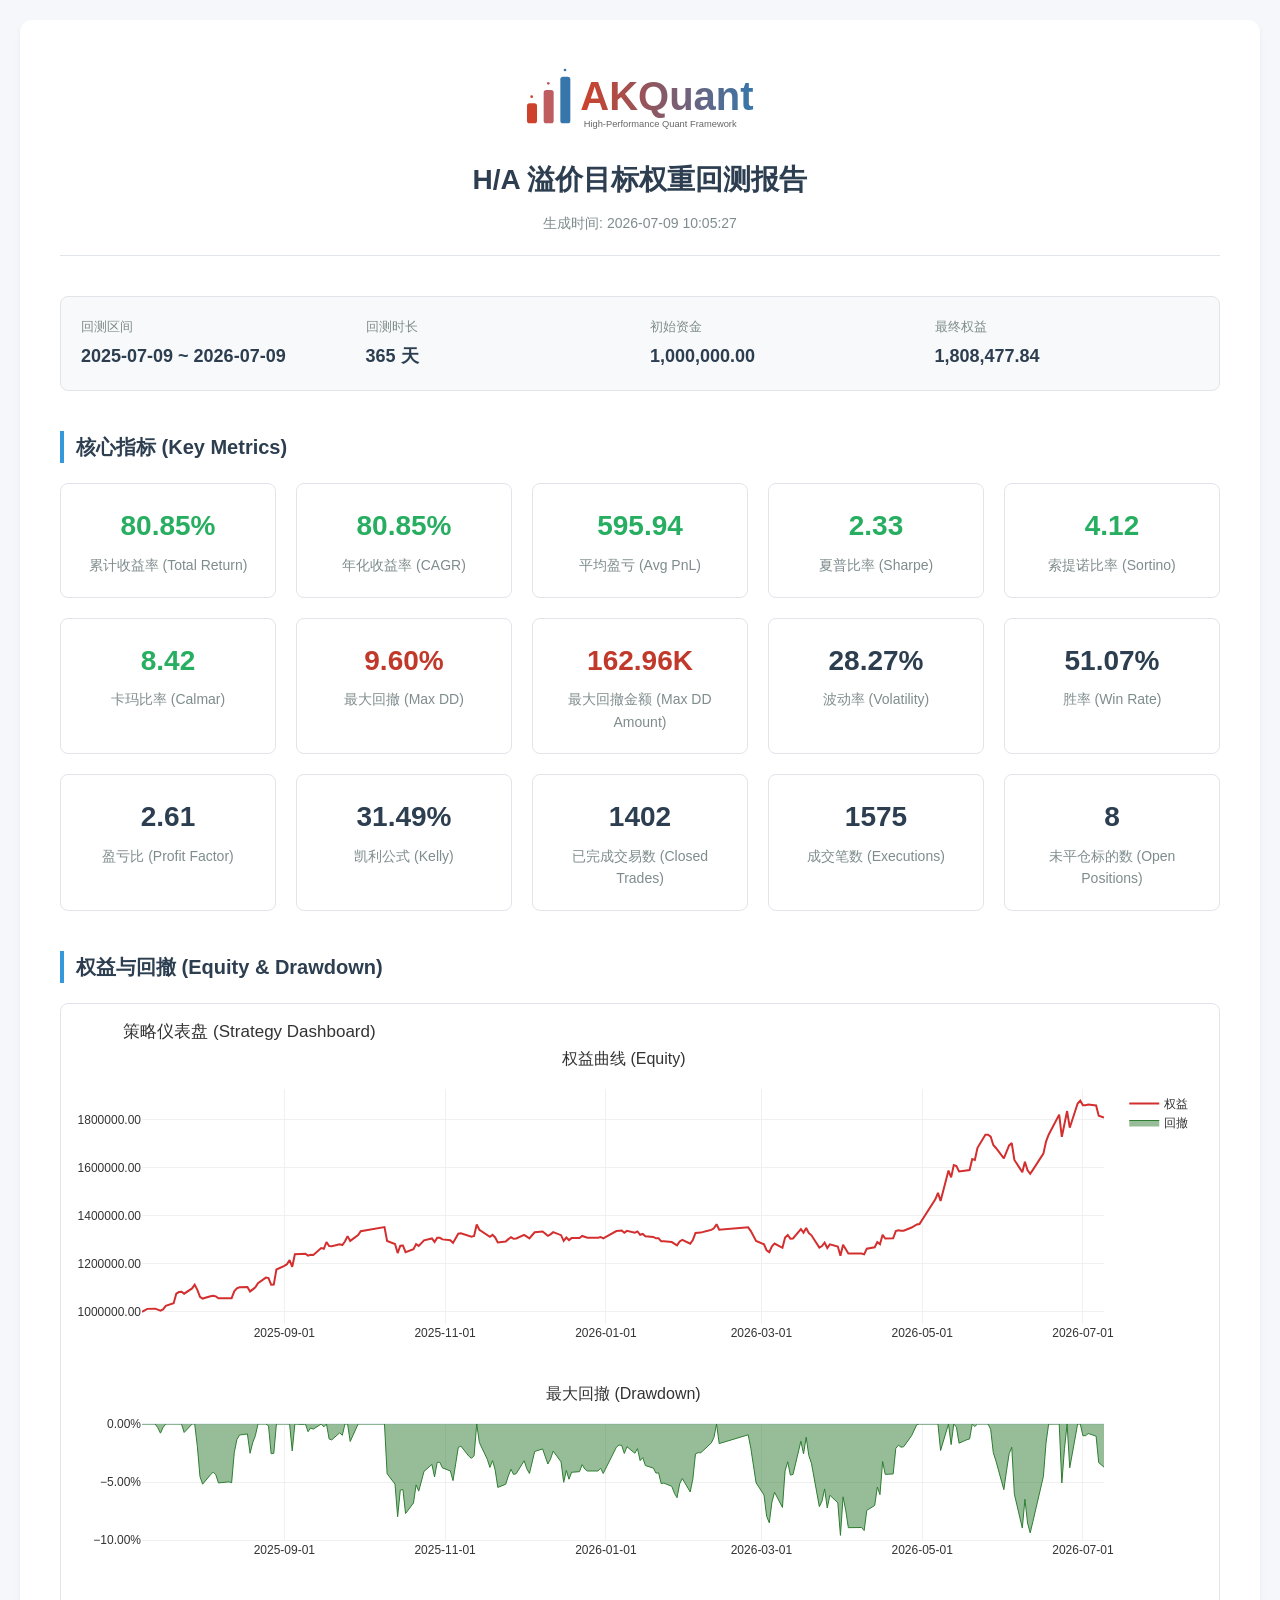
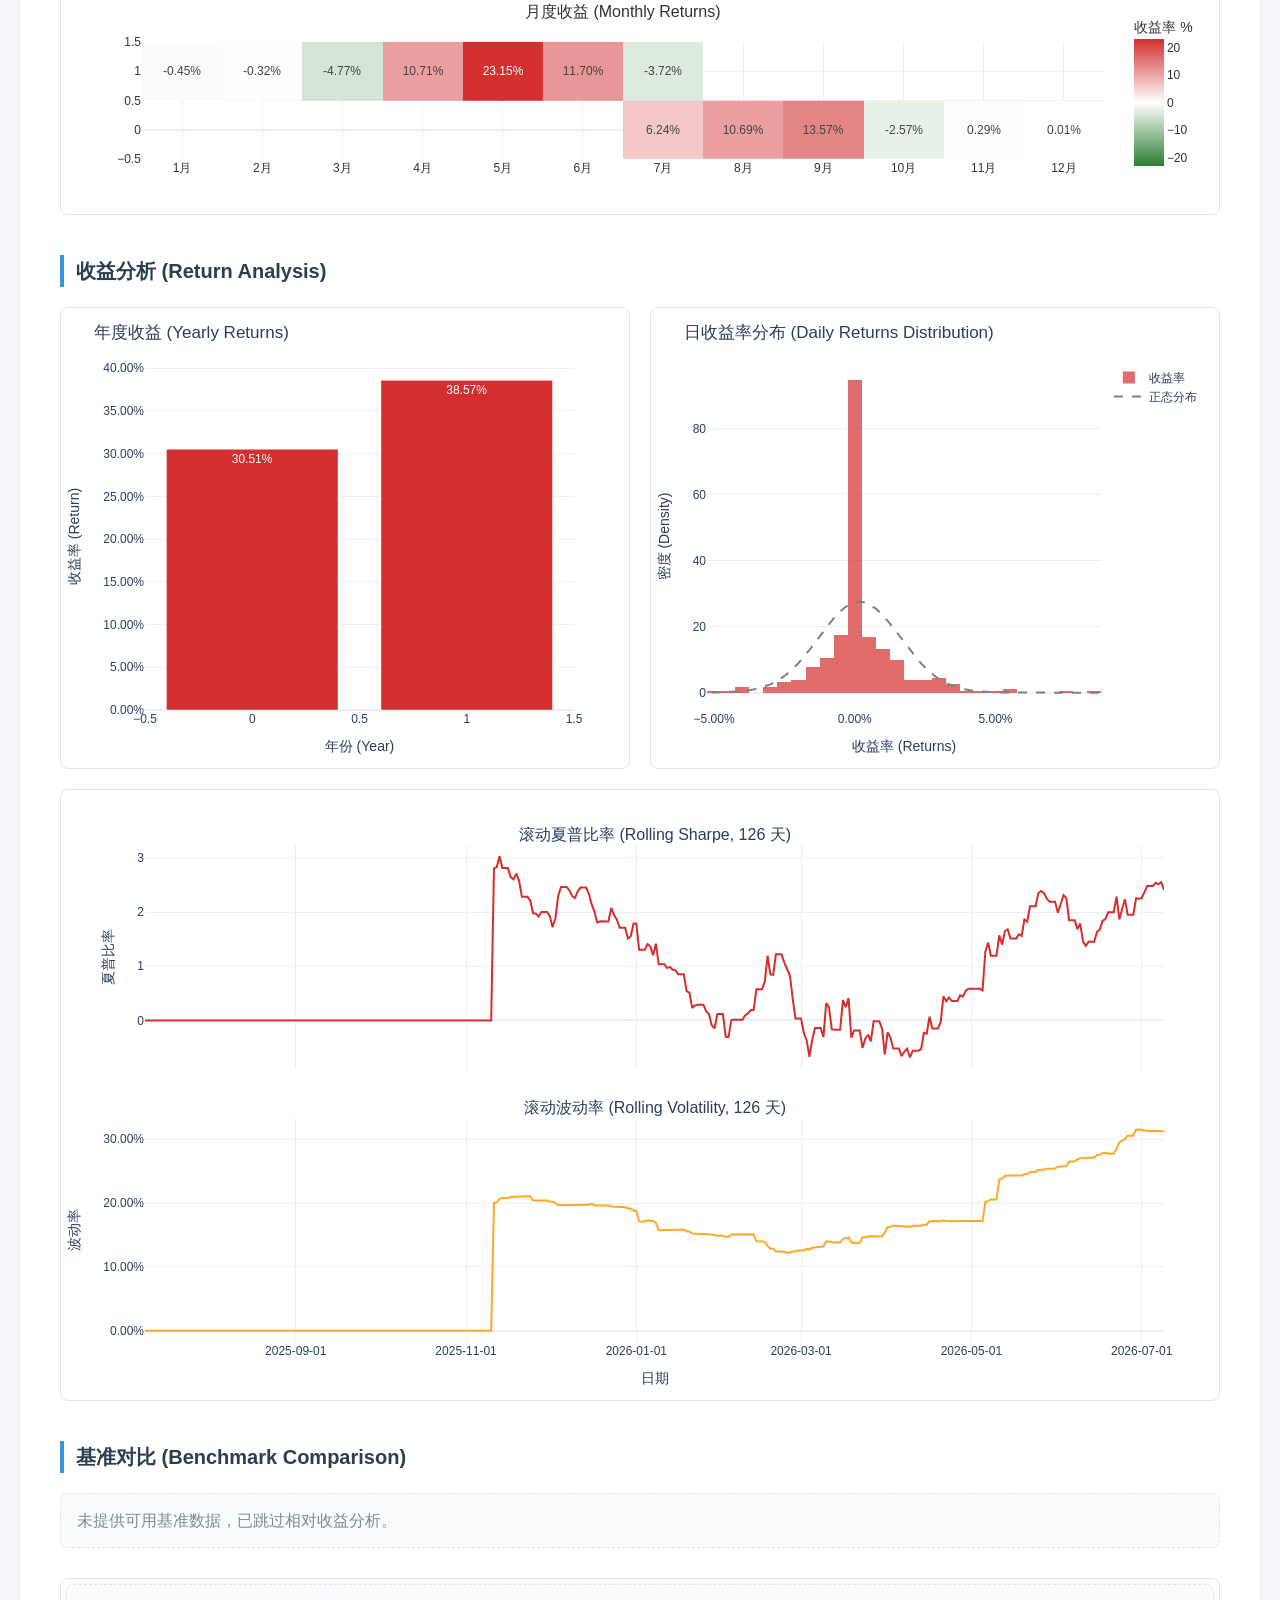
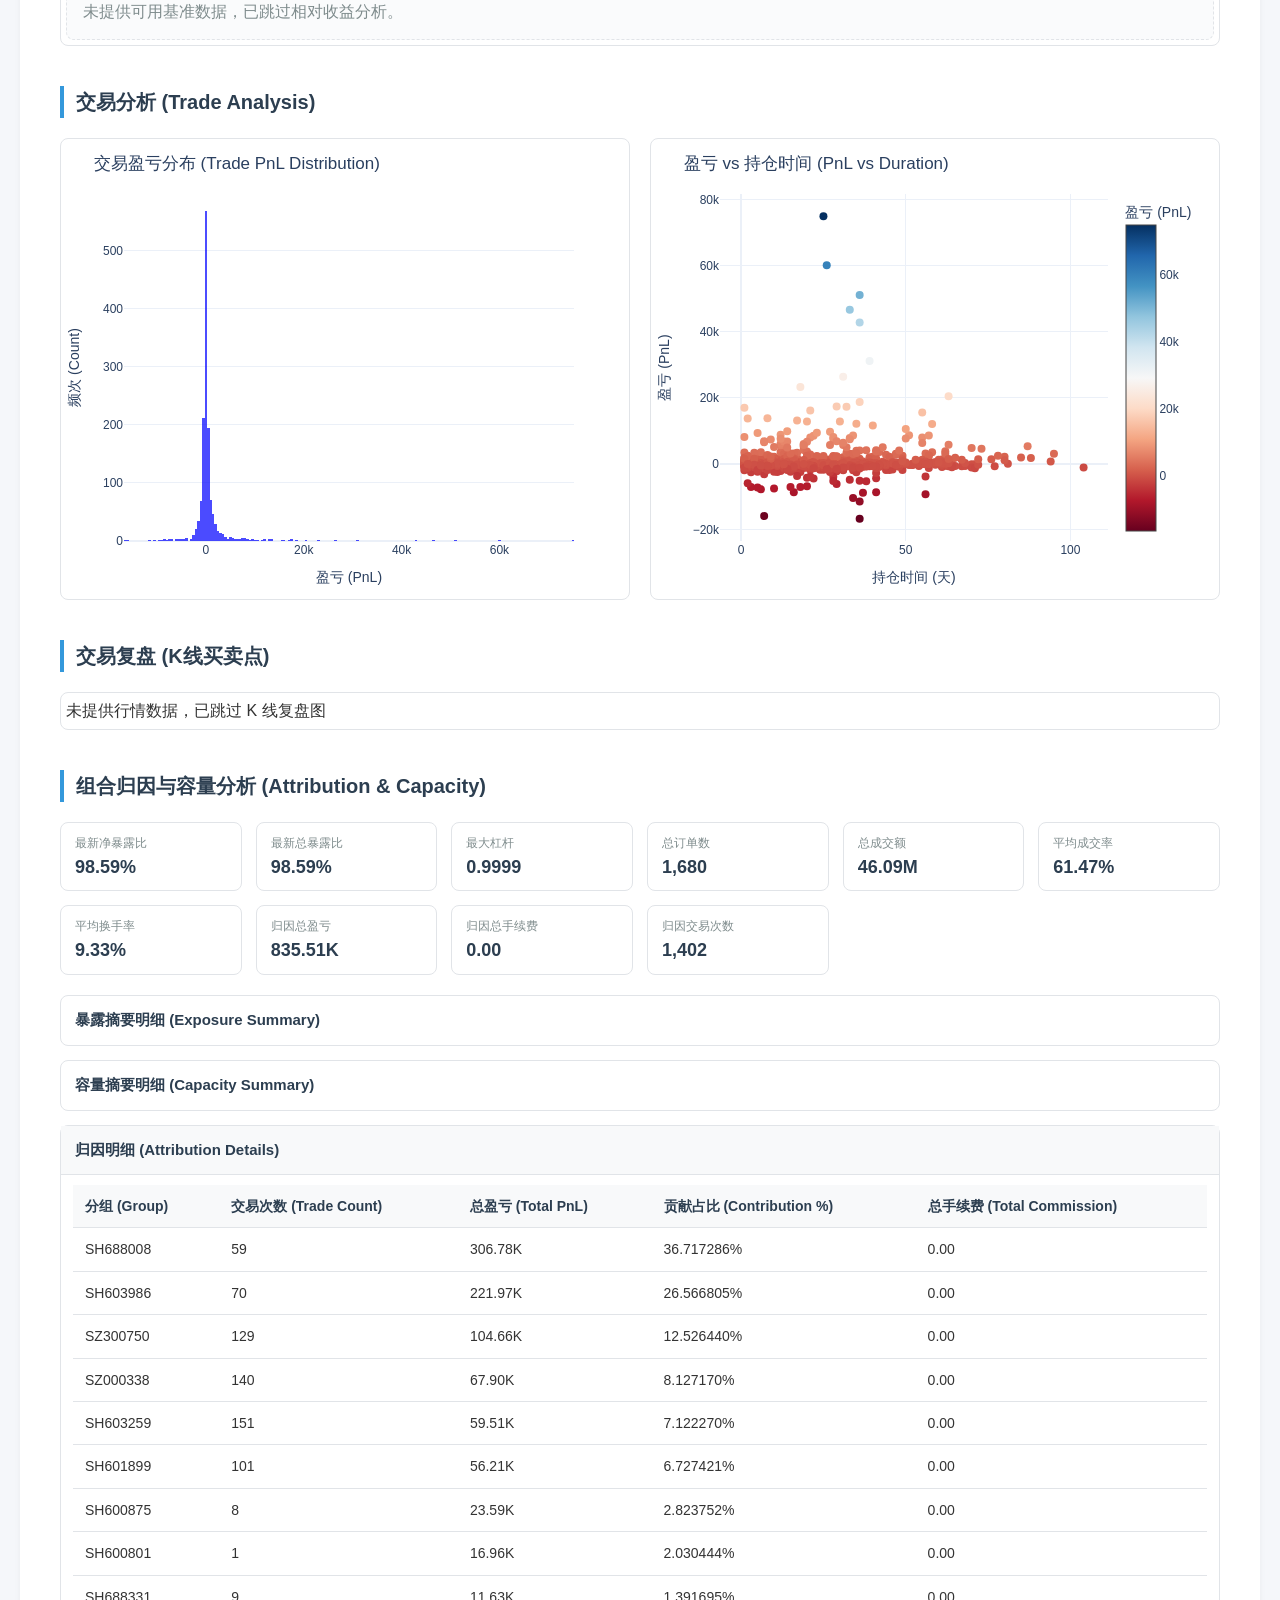
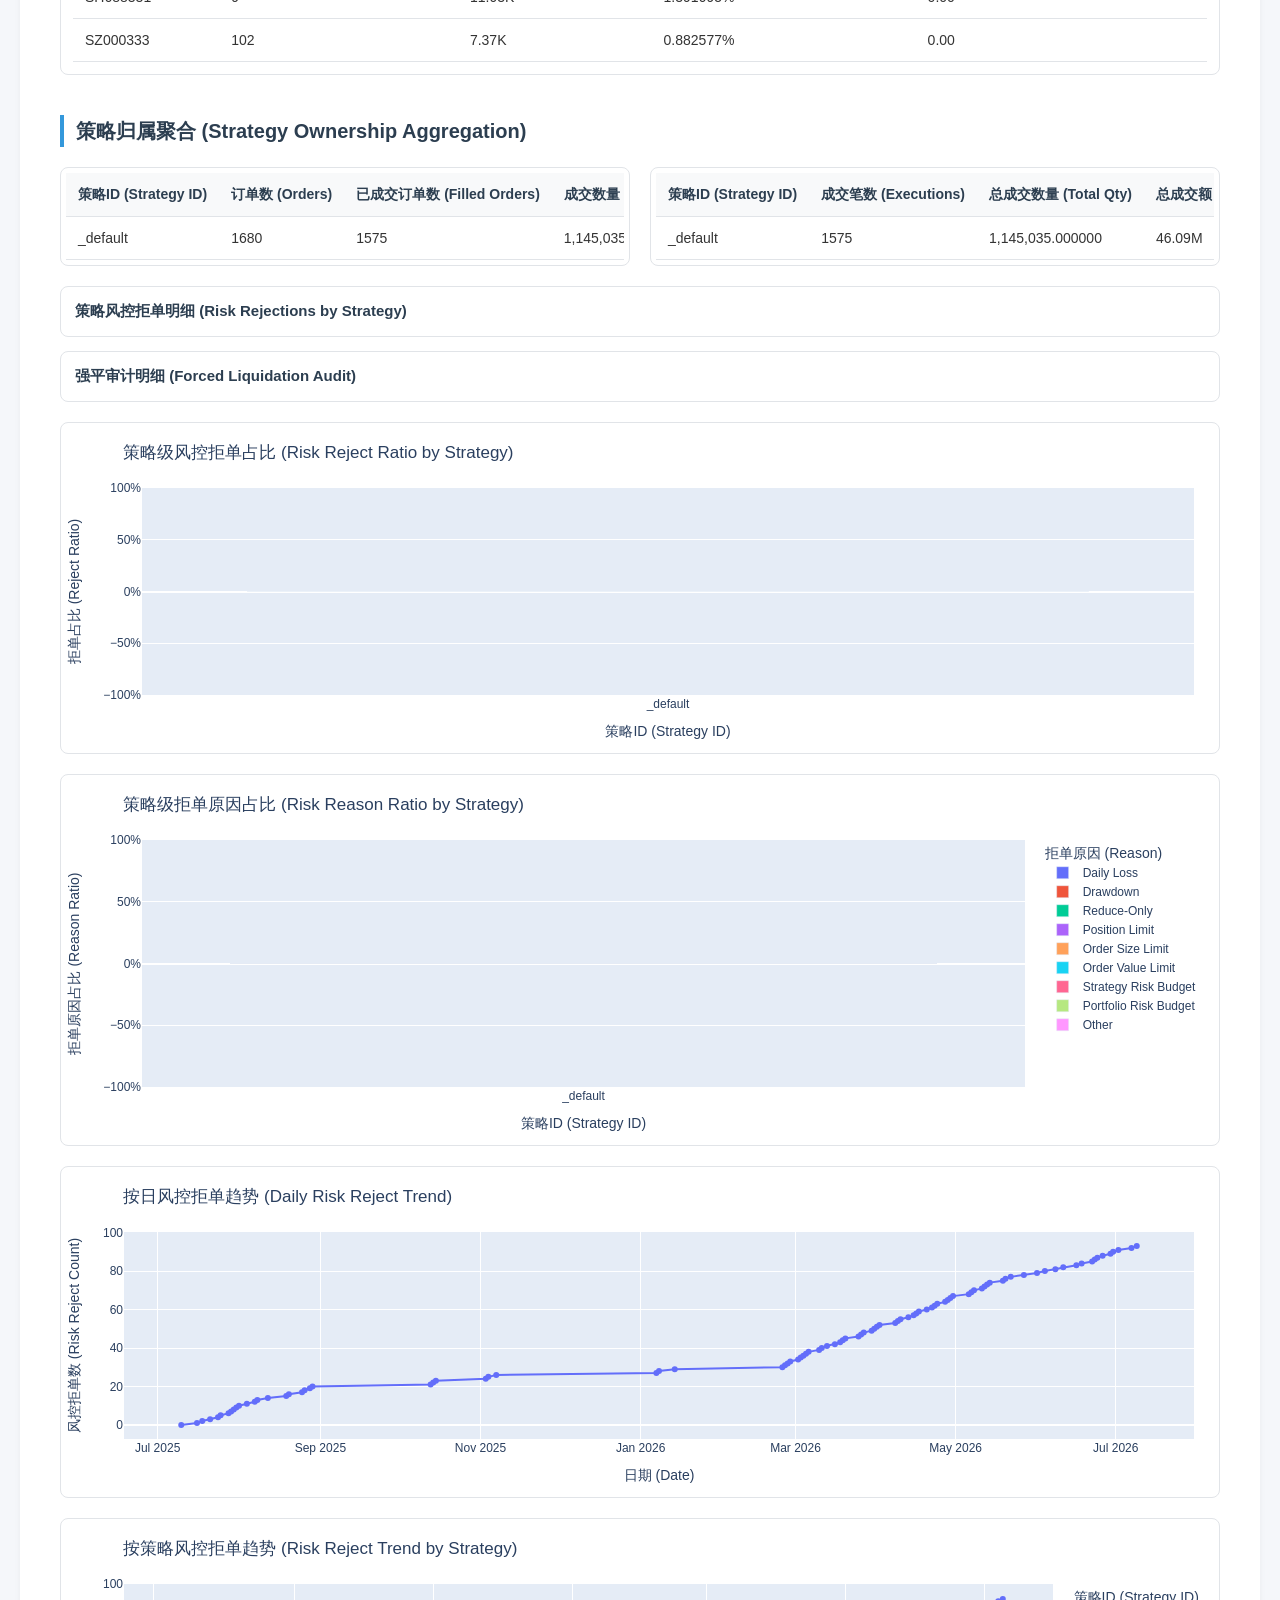
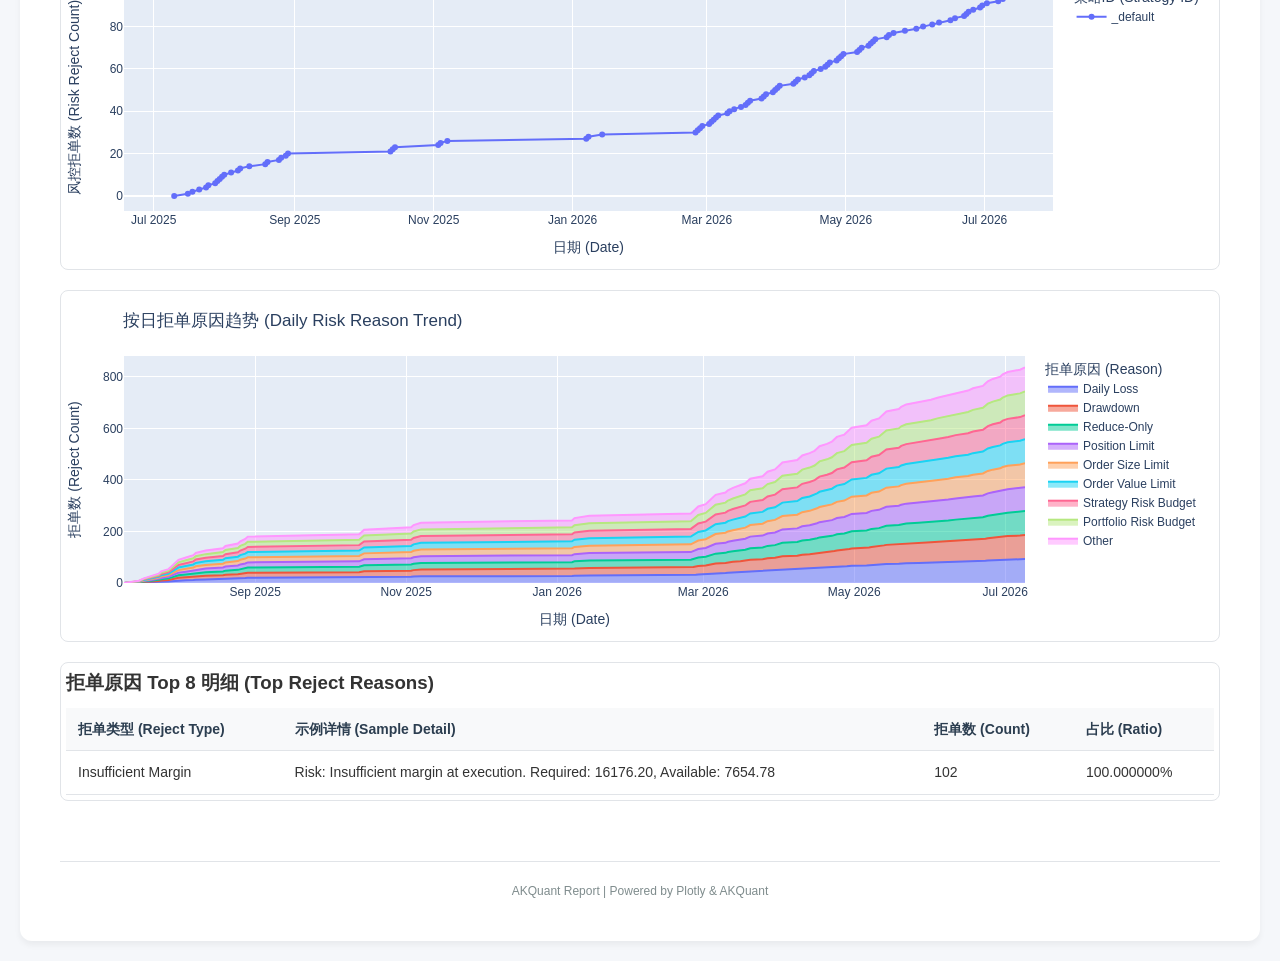
<file: examples/akquant_ha_report.html>
<!DOCTYPE html>
<html lang="zh-CN">
<head>
    <meta charset="utf-8">
    <title>H/A 溢价目标权重回测报告</title>
    <link rel="icon" href="[data-uri]">
    <script src="https://cdn.plot.ly/plotly-2.35.2.min.js"></script>
    <style>
        :root {
            --primary-color: #2c3e50;
            --accent-color: #3498db;
            --bg-color: #f5f7fa;
            --card-bg: #ffffff;
            --text-color: #333333;
            --text-secondary: #7f8c8d;
            --border-color: #e1e4e8;
            --success-color: #27ae60;
            --danger-color: #c0392b;
        }

        body {
            font-family: -apple-system, BlinkMacSystemFont, "Segoe UI", Roboto,
                "Helvetica Neue", Arial, "PingFang SC", "Hiragino Sans GB",
                "Microsoft YaHei", sans-serif;
            margin: 0;
            padding: 20px;
            background-color: var(--bg-color);
            color: var(--text-color);
            line-height: 1.6;
        }

        .container {
            max-width: 1200px;
            margin: 0 auto;
            background-color: var(--card-bg);
            padding: 40px;
            box-shadow: 0 4px 6px rgba(0,0,0,0.05);
            border-radius: 12px;
        }

        header {
            text-align: center;
            margin-bottom: 40px;
            border-bottom: 1px solid var(--border-color);
            padding-bottom: 20px;
        }

        .header-logo {
            margin-bottom: 10px;
        }

        .header-logo svg {
            height: 80px;
            width: auto;
        }

        header h1 {
            margin: 0;
            color: var(--primary-color);
            font-size: 28px;
            font-weight: 700;
        }

        header p {
            color: var(--text-secondary);
            margin: 10px 0 0;
            font-size: 14px;
        }

        .section-title {
            font-size: 20px;
            font-weight: 600;
            color: var(--primary-color);
            margin: 40px 0 20px;
            padding-left: 12px;
            border-left: 4px solid var(--accent-color);
            display: flex;
            align-items: center;
        }

        /* Summary Box */
        .summary-box {
            display: flex;
            justify-content: space-between;
            background-color: #f8f9fa;
            padding: 20px;
            border-radius: 8px;
            margin-bottom: 30px;
            border: 1px solid var(--border-color);
            flex-wrap: wrap;
            gap: 20px;
        }

        .summary-item {
            flex: 1;
            min-width: 200px;
        }

        .summary-label {
            font-size: 13px;
            color: var(--text-secondary);
            margin-bottom: 4px;
        }

        .summary-value {
            font-size: 18px;
            font-weight: 600;
            color: var(--primary-color);
        }

        /* Metrics Grid */
        .metrics-grid {
            display: grid;
            grid-template-columns: repeat(auto-fit, minmax(180px, 1fr));
            gap: 20px;
            margin-bottom: 30px;
        }

        .metric-card {
            background: #ffffff;
            padding: 20px;
            border-radius: 8px;
            text-align: center;
            border: 1px solid var(--border-color);
            transition: transform 0.2s, box-shadow 0.2s;
        }

        .metric-card:hover {
            transform: translateY(-2px);
            box-shadow: 0 4px 12px rgba(0,0,0,0.08);
        }

        .metric-value {
            font-size: 28px;
            font-weight: 700;
            color: var(--primary-color);
            margin-bottom: 5px;
        }

        .metric-value.positive {
            color: var(--success-color);
        }

        .metric-value.negative {
            color: var(--danger-color);
        }

        .metric-label {
            font-size: 14px;
            color: var(--text-secondary);
        }

        /* Charts Grid Layout */
        .row {
            display: grid;
            grid-template-columns: repeat(auto-fit, minmax(450px, 1fr));
            gap: 20px;
        }

        .col {
            background: white;
            border-radius: 8px;
            min-width: 0; /* Prevent grid blowout */
        }

        /* Ensure chart containers fill the column and handle overflow */
        .chart-container {
            width: 100%;
            height: 100%;
            border: 1px solid var(--border-color);
            border-radius: 8px;
            padding: 5px; /* Reduced padding to give more space to chart */
            box-sizing: border-box;
            background: white;
            overflow-x: auto;
            overflow-y: hidden;
        }

        .table-scroll {
            width: 100%;
            overflow-x: auto;
            overflow-y: hidden;
        }

        .table {
            width: max-content;
            min-width: 100%;
            border-collapse: separate;
            border-spacing: 0;
            font-size: 14px;
        }

        .table th, .table td {
            white-space: nowrap;
            padding: 10px 12px;
            border-bottom: 1px solid var(--border-color);
            text-align: left;
        }

        .table th {
            position: sticky;
            top: 0;
            background: #f8f9fa;
            color: var(--primary-color);
            font-weight: 600;
            z-index: 1;
        }

        .analysis-overview-grid {
            display: grid;
            grid-template-columns: repeat(auto-fit, minmax(160px, 1fr));
            gap: 14px;
            margin-bottom: 20px;
        }

        .analysis-card {
            background: #ffffff;
            border: 1px solid var(--border-color);
            border-radius: 8px;
            padding: 12px 14px;
        }

        .analysis-card-label {
            font-size: 12px;
            color: var(--text-secondary);
            margin-bottom: 6px;
            line-height: 1.35;
        }

        .analysis-card-value {
            font-size: 18px;
            font-weight: 700;
            color: var(--primary-color);
            line-height: 1.2;
        }

        .details-block {
            border: 1px solid var(--border-color);
            border-radius: 8px;
            background: #ffffff;
            margin-top: 14px;
        }

        .details-block > summary {
            list-style: none;
            cursor: pointer;
            padding: 12px 14px;
            font-size: 15px;
            font-weight: 600;
            color: var(--primary-color);
            border-bottom: 1px solid transparent;
            user-select: none;
        }

        .details-block[open] > summary {
            border-bottom-color: var(--border-color);
            background: #f8f9fa;
        }

        .details-content {
            padding: 10px 12px 12px 12px;
        }

        .empty-panel {
            border: 1px dashed var(--border-color);
            border-radius: 8px;
            background: #fafbfc;
            padding: 14px 16px;
            color: var(--text-secondary);
            line-height: 1.6;
        }

        footer {
            text-align: center;
            margin-top: 60px;
            padding-top: 20px;
            border-top: 1px solid var(--border-color);
            color: var(--text-secondary);
            font-size: 12px;
        }

        @media (max-width: 768px) {
            .container { padding: 20px; }
            .row { grid-template-columns: 1fr; } /* Stack on mobile */
            .summary-box { flex-direction: column; }
        }
    </style>
</head>
<body>
    <div class="container">
        <header>
            <div class="header-logo"><svg width="400" height="120" viewBox="0 0 400 120" xmlns="http://www.w3.org/2000/svg">
  <defs>
    <linearGradient id="textGradient" x1="0%" y1="0%" x2="100%" y2="0%">
      <stop offset="0%" style="stop-color:#CE412B;stop-opacity:1" />
      <!-- Rust Orange -->
      <stop offset="100%" style="stop-color:#3776AB;stop-opacity:1" />
      <!-- Python Blue -->
    </linearGradient>
  </defs>

  <!-- Graphic: Quant Signal Bars (Ascending Data Spectrum) -->
  <g transform="translate(30, 25)">
    <!-- Bar 1: Low (Foundation/Data - Rust Color) -->
    <rect x="0" y="40" width="15" height="30" rx="4" fill="#CE412B" />

    <!-- Bar 2: Mid (Processing/Strategy - Blend) -->
    <rect x="25" y="20" width="15" height="50" rx="4" fill="#BE5C60" />

    <!-- Bar 3: High (Alpha/Profit - Python Color) -->
    <rect x="50" y="0" width="15" height="70" rx="4" fill="#3776AB" />

    <!-- Abstract Data Dots -->
    <circle cx="7" cy="30" r="2" fill="#CE412B" />
    <circle cx="32" cy="10" r="2" fill="#BE5C60" />
    <circle cx="57" cy="-10" r="2" fill="#3776AB" />
  </g>

  <!-- Text -->
  <text x="110" y="75"
        font-family="'Segoe UI', Helvetica, Arial, sans-serif"
        font-size="60"
        font-weight="bold"
        fill="url(#textGradient)">AKQuant</text>

  <!-- Subtitle -->
  <text x="115" y="100"
        font-family="'Segoe UI', Helvetica, Arial, sans-serif"
        font-size="14"
        fill="#666">High-Performance Quant Framework</text>
</svg></div>
            <h1>H/A 溢价目标权重回测报告</h1>
            <p>生成时间: 2026-07-09 10:05:27</p>
        </header>

        <!-- Summary Section -->
        <div class="summary-box">
            <div class="summary-item">
                <div class="summary-label">回测区间</div>
                <div class="summary-value">2025-07-09 ~ 2026-07-09</div>
            </div>
            <div class="summary-item">
                <div class="summary-label">回测时长</div>
                <div class="summary-value">365 天</div>
            </div>
            <div class="summary-item">
                <div class="summary-label">初始资金</div>
                <div class="summary-value">1,000,000.00</div>
            </div>
            <div class="summary-item">
                <div class="summary-label">最终权益</div>
                <div class="summary-value">1,808,477.84</div>
            </div>
        </div>

        <div class="section-title">核心指标 (Key Metrics)</div>
        <div class="metrics-grid">
            
        <div class="metric-card">
            <div class="metric-value positive">80.85%</div>
            <div class="metric-label">累计收益率 (Total Return)</div>
        </div>
        
        <div class="metric-card">
            <div class="metric-value positive">80.85%</div>
            <div class="metric-label">年化收益率 (CAGR)</div>
        </div>
        
        <div class="metric-card">
            <div class="metric-value positive">595.94</div>
            <div class="metric-label">平均盈亏 (Avg PnL)</div>
        </div>
        
        <div class="metric-card">
            <div class="metric-value positive">2.33</div>
            <div class="metric-label">夏普比率 (Sharpe)</div>
        </div>
        
        <div class="metric-card">
            <div class="metric-value positive">4.12</div>
            <div class="metric-label">索提诺比率 (Sortino)</div>
        </div>
        
        <div class="metric-card">
            <div class="metric-value positive">8.42</div>
            <div class="metric-label">卡玛比率 (Calmar)</div>
        </div>
        
        <div class="metric-card">
            <div class="metric-value negative">9.60%</div>
            <div class="metric-label">最大回撤 (Max DD)</div>
        </div>
        
        <div class="metric-card">
            <div class="metric-value negative">162.96K</div>
            <div class="metric-label">最大回撤金额 (Max DD Amount)</div>
        </div>
        
        <div class="metric-card">
            <div class="metric-value ">28.27%</div>
            <div class="metric-label">波动率 (Volatility)</div>
        </div>
        
        <div class="metric-card">
            <div class="metric-value ">51.07%</div>
            <div class="metric-label">胜率 (Win Rate)</div>
        </div>
        
        <div class="metric-card">
            <div class="metric-value ">2.61</div>
            <div class="metric-label">盈亏比 (Profit Factor)</div>
        </div>
        
        <div class="metric-card">
            <div class="metric-value ">31.49%</div>
            <div class="metric-label">凯利公式 (Kelly)</div>
        </div>
        
        <div class="metric-card">
            <div class="metric-value ">1402</div>
            <div class="metric-label">已完成交易数 (Closed Trades)</div>
        </div>
        
        <div class="metric-card">
            <div class="metric-value ">1575</div>
            <div class="metric-label">成交笔数 (Executions)</div>
        </div>
        
        <div class="metric-card">
            <div class="metric-value ">8</div>
            <div class="metric-label">未平仓标的数 (Open Positions)</div>
        </div>
        
        </div>

        <div class="section-title">权益与回撤 (Equity & Drawdown)</div>
        <div class="chart-container">
            <div style="height:800px; width:100%;">                            <div id="5659a746-d79d-41ea-a141-a2f3c74b79d4" class="plotly-graph-div" style="height:100%; width:100%;"></div>            <script>                window.PLOTLYENV=window.PLOTLYENV || {};                                if (document.getElementById("5659a746-d79d-41ea-a141-a2f3c74b79d4")) {                    Plotly.newPlot(                        "5659a746-d79d-41ea-a141-a2f3c74b79d4",                        [{"line":{"color":"#d32f2f","width":2},"mode":"lines","name":"\u6743\u76ca","x":["2025-07-09T00:00:00+08:00","2025-07-10T00:00:00+08:00","2025-07-11T00:00:00+08:00","2025-07-14T00:00:00+08:00","2025-07-15T00:00:00+08:00","2025-07-16T00:00:00+08:00","2025-07-17T00:00:00+08:00","2025-07-18T00:00:00+08:00","2025-07-21T00:00:00+08:00","2025-07-22T00:00:00+08:00","2025-07-23T00:00:00+08:00","2025-07-24T00:00:00+08:00","2025-07-25T00:00:00+08:00","2025-07-28T00:00:00+08:00","2025-07-29T00:00:00+08:00","2025-07-30T00:00:00+08:00","2025-07-31T00:00:00+08:00","2025-08-01T00:00:00+08:00","2025-08-04T00:00:00+08:00","2025-08-05T00:00:00+08:00","2025-08-06T00:00:00+08:00","2025-08-07T00:00:00+08:00","2025-08-08T00:00:00+08:00","2025-08-11T00:00:00+08:00","2025-08-12T00:00:00+08:00","2025-08-13T00:00:00+08:00","2025-08-14T00:00:00+08:00","2025-08-15T00:00:00+08:00","2025-08-18T00:00:00+08:00","2025-08-19T00:00:00+08:00","2025-08-20T00:00:00+08:00","2025-08-21T00:00:00+08:00","2025-08-22T00:00:00+08:00","2025-08-25T00:00:00+08:00","2025-08-26T00:00:00+08:00","2025-08-27T00:00:00+08:00","2025-08-28T00:00:00+08:00","2025-08-29T00:00:00+08:00","2025-09-01T00:00:00+08:00","2025-09-02T00:00:00+08:00","2025-09-03T00:00:00+08:00","2025-09-04T00:00:00+08:00","2025-09-05T00:00:00+08:00","2025-09-08T00:00:00+08:00","2025-09-09T00:00:00+08:00","2025-09-10T00:00:00+08:00","2025-09-11T00:00:00+08:00","2025-09-12T00:00:00+08:00","2025-09-15T00:00:00+08:00","2025-09-16T00:00:00+08:00","2025-09-17T00:00:00+08:00","2025-09-18T00:00:00+08:00","2025-09-19T00:00:00+08:00","2025-09-22T00:00:00+08:00","2025-09-23T00:00:00+08:00","2025-09-24T00:00:00+08:00","2025-09-25T00:00:00+08:00","2025-09-26T00:00:00+08:00","2025-09-29T00:00:00+08:00","2025-09-30T00:00:00+08:00","2025-10-09T00:00:00+08:00","2025-10-10T00:00:00+08:00","2025-10-13T00:00:00+08:00","2025-10-14T00:00:00+08:00","2025-10-15T00:00:00+08:00","2025-10-16T00:00:00+08:00","2025-10-17T00:00:00+08:00","2025-10-20T00:00:00+08:00","2025-10-21T00:00:00+08:00","2025-10-22T00:00:00+08:00","2025-10-23T00:00:00+08:00","2025-10-24T00:00:00+08:00","2025-10-27T00:00:00+08:00","2025-10-28T00:00:00+08:00","2025-10-29T00:00:00+08:00","2025-10-30T00:00:00+08:00","2025-10-31T00:00:00+08:00","2025-11-03T00:00:00+08:00","2025-11-04T00:00:00+08:00","2025-11-05T00:00:00+08:00","2025-11-06T00:00:00+08:00","2025-11-07T00:00:00+08:00","2025-11-10T00:00:00+08:00","2025-11-11T00:00:00+08:00","2025-11-12T00:00:00+08:00","2025-11-13T00:00:00+08:00","2025-11-14T00:00:00+08:00","2025-11-17T00:00:00+08:00","2025-11-18T00:00:00+08:00","2025-11-19T00:00:00+08:00","2025-11-20T00:00:00+08:00","2025-11-21T00:00:00+08:00","2025-11-24T00:00:00+08:00","2025-11-25T00:00:00+08:00","2025-11-26T00:00:00+08:00","2025-11-27T00:00:00+08:00","2025-11-28T00:00:00+08:00","2025-12-01T00:00:00+08:00","2025-12-02T00:00:00+08:00","2025-12-03T00:00:00+08:00","2025-12-04T00:00:00+08:00","2025-12-05T00:00:00+08:00","2025-12-08T00:00:00+08:00","2025-12-09T00:00:00+08:00","2025-12-10T00:00:00+08:00","2025-12-11T00:00:00+08:00","2025-12-12T00:00:00+08:00","2025-12-15T00:00:00+08:00","2025-12-16T00:00:00+08:00","2025-12-17T00:00:00+08:00","2025-12-18T00:00:00+08:00","2025-12-19T00:00:00+08:00","2025-12-22T00:00:00+08:00","2025-12-23T00:00:00+08:00","2025-12-24T00:00:00+08:00","2025-12-25T00:00:00+08:00","2025-12-26T00:00:00+08:00","2025-12-29T00:00:00+08:00","2025-12-30T00:00:00+08:00","2025-12-31T00:00:00+08:00","2026-01-05T00:00:00+08:00","2026-01-06T00:00:00+08:00","2026-01-07T00:00:00+08:00","2026-01-08T00:00:00+08:00","2026-01-09T00:00:00+08:00","2026-01-12T00:00:00+08:00","2026-01-13T00:00:00+08:00","2026-01-14T00:00:00+08:00","2026-01-15T00:00:00+08:00","2026-01-16T00:00:00+08:00","2026-01-19T00:00:00+08:00","2026-01-20T00:00:00+08:00","2026-01-21T00:00:00+08:00","2026-01-22T00:00:00+08:00","2026-01-23T00:00:00+08:00","2026-01-26T00:00:00+08:00","2026-01-27T00:00:00+08:00","2026-01-28T00:00:00+08:00","2026-01-29T00:00:00+08:00","2026-01-30T00:00:00+08:00","2026-02-02T00:00:00+08:00","2026-02-03T00:00:00+08:00","2026-02-04T00:00:00+08:00","2026-02-05T00:00:00+08:00","2026-02-06T00:00:00+08:00","2026-02-09T00:00:00+08:00","2026-02-10T00:00:00+08:00","2026-02-11T00:00:00+08:00","2026-02-12T00:00:00+08:00","2026-02-13T00:00:00+08:00","2026-02-24T00:00:00+08:00","2026-02-25T00:00:00+08:00","2026-02-26T00:00:00+08:00","2026-02-27T00:00:00+08:00","2026-03-02T00:00:00+08:00","2026-03-03T00:00:00+08:00","2026-03-04T00:00:00+08:00","2026-03-05T00:00:00+08:00","2026-03-06T00:00:00+08:00","2026-03-09T00:00:00+08:00","2026-03-10T00:00:00+08:00","2026-03-11T00:00:00+08:00","2026-03-12T00:00:00+08:00","2026-03-13T00:00:00+08:00","2026-03-16T00:00:00+08:00","2026-03-17T00:00:00+08:00","2026-03-18T00:00:00+08:00","2026-03-19T00:00:00+08:00","2026-03-20T00:00:00+08:00","2026-03-23T00:00:00+08:00","2026-03-24T00:00:00+08:00","2026-03-25T00:00:00+08:00","2026-03-26T00:00:00+08:00","2026-03-27T00:00:00+08:00","2026-03-30T00:00:00+08:00","2026-03-31T00:00:00+08:00","2026-04-01T00:00:00+08:00","2026-04-02T00:00:00+08:00","2026-04-03T00:00:00+08:00","2026-04-07T00:00:00+08:00","2026-04-08T00:00:00+08:00","2026-04-09T00:00:00+08:00","2026-04-10T00:00:00+08:00","2026-04-13T00:00:00+08:00","2026-04-14T00:00:00+08:00","2026-04-15T00:00:00+08:00","2026-04-16T00:00:00+08:00","2026-04-17T00:00:00+08:00","2026-04-20T00:00:00+08:00","2026-04-21T00:00:00+08:00","2026-04-22T00:00:00+08:00","2026-04-23T00:00:00+08:00","2026-04-24T00:00:00+08:00","2026-04-27T00:00:00+08:00","2026-04-28T00:00:00+08:00","2026-04-29T00:00:00+08:00","2026-04-30T00:00:00+08:00","2026-05-06T00:00:00+08:00","2026-05-07T00:00:00+08:00","2026-05-08T00:00:00+08:00","2026-05-11T00:00:00+08:00","2026-05-12T00:00:00+08:00","2026-05-13T00:00:00+08:00","2026-05-14T00:00:00+08:00","2026-05-15T00:00:00+08:00","2026-05-18T00:00:00+08:00","2026-05-19T00:00:00+08:00","2026-05-20T00:00:00+08:00","2026-05-21T00:00:00+08:00","2026-05-22T00:00:00+08:00","2026-05-25T00:00:00+08:00","2026-05-26T00:00:00+08:00","2026-05-27T00:00:00+08:00","2026-05-28T00:00:00+08:00","2026-05-29T00:00:00+08:00","2026-06-01T00:00:00+08:00","2026-06-02T00:00:00+08:00","2026-06-03T00:00:00+08:00","2026-06-04T00:00:00+08:00","2026-06-05T00:00:00+08:00","2026-06-08T00:00:00+08:00","2026-06-09T00:00:00+08:00","2026-06-10T00:00:00+08:00","2026-06-11T00:00:00+08:00","2026-06-12T00:00:00+08:00","2026-06-15T00:00:00+08:00","2026-06-16T00:00:00+08:00","2026-06-17T00:00:00+08:00","2026-06-18T00:00:00+08:00","2026-06-22T00:00:00+08:00","2026-06-23T00:00:00+08:00","2026-06-24T00:00:00+08:00","2026-06-25T00:00:00+08:00","2026-06-26T00:00:00+08:00","2026-06-29T00:00:00+08:00","2026-06-30T00:00:00+08:00","2026-07-01T00:00:00+08:00","2026-07-02T00:00:00+08:00","2026-07-03T00:00:00+08:00","2026-07-06T00:00:00+08:00","2026-07-07T00:00:00+08:00","2026-07-09T00:00:00+08:00"],"y":[1000000.0,1007639.51,1012107.77,1012928.16,1009666.23,1004930.59,1009931.16,1024477.96,1035224.58,1075202.27,1082003.39,1083261.77,1075343.12,1097197.87,1112809.62,1091384.58,1062432.61,1055077.8,1064220.17,1066649.66,1064146.56,1056300.27,1056544.26,1057318.11,1056446.34,1085301.09,1097902.07,1102232.05,1103282.26,1084740.2,1094781.28,1101465.09,1118780.44,1142106.03,1140323.01,1112853.11,1113184.91,1176026.12,1191255.93,1198075.74,1215352.29,1187125.23,1239354.94,1238884.72,1241751.08,1233531.55,1237434.92,1236266.03,1265186.08,1262051.65,1290356.79,1273645.19,1272722.32,1280533.34,1277850.72,1292406.4,1314784.02,1294955.49,1319195.78,1335579.74,1352361.15,1294404.99,1282256.07,1244265.4,1275261.18,1275990.67,1248002.56,1260280.27,1281393.96,1274124.23,1284876.62,1297122.46,1305200.23,1290649.57,1307688.68,1307688.68,1301217.79,1297637.2,1286380.67,1304078.73,1324947.14,1326637.39,1314800.11,1312327.4,1315410.59,1363267.37,1341504.48,1321885.96,1312248.44,1320265.56,1309296.58,1288800.01,1292477.6,1302289.18,1310090.77,1303921.07,1304978.33,1320048.55,1310684.19,1305150.34,1318453.07,1330989.96,1333936.46,1323750.92,1316253.75,1322104.14,1331526.49,1318754.33,1294742.35,1308692.33,1298381.48,1306560.04,1307251.85,1315583.72,1310296.6,1308057.72,1308057.72,1308057.72,1311360.39,1305131.16,1336020.54,1338596.47,1338140.56,1328678.09,1336576.81,1328894.59,1334342.93,1320265.05,1323721.09,1314420.5,1311462.06,1305589.7,1305823.4,1293245.37,1293806.82,1290023.94,1282054.17,1276635.09,1292984.43,1299228.82,1283426.7,1298583.26,1328137.39,1329600.33,1329459.48,1337906.5,1341002.05,1347411.78,1364264.5,1341243.19,1351544.2,1335612.69,1312536.21,1295030.25,1280824.39,1255771.47,1248136.38,1272350.9,1284034.06,1266172.45,1309298.05,1319808.0,1304184.38,1304998.91,1344103.09,1329068.02,1348707.54,1327287.74,1318133.45,1267037.98,1273579.49,1287935.36,1265521.46,1280455.4,1271694.01,1233297.96,1278605.1,1262915.29,1242374.07,1242327.03,1242558.87,1238990.62,1262745.25,1268434.22,1290242.14,1281172.68,1320180.12,1305055.91,1305528.59,1335548.01,1339302.39,1336987.38,1337563.23,1350581.16,1356791.08,1363652.69,1365436.26,1467904.41,1494937.43,1460783.59,1587740.03,1559488.08,1610482.43,1606060.88,1583889.85,1588692.96,1589670.85,1635198.52,1631691.37,1682394.82,1736884.54,1736884.54,1728943.81,1693993.28,1681593.23,1638573.99,1666421.64,1692381.22,1702138.06,1631749.11,1581100.98,1624259.2,1588531.61,1573923.19,1590506.6,1644973.45,1658318.34,1708572.7,1736718.19,1820474.11,1727915.31,1781647.27,1835404.74,1766129.35,1867088.05,1878345.21,1859342.14,1859424.86,1862890.43,1858797.12,1815826.32,1808477.84],"type":"scatter","xaxis":"x","yaxis":"y"},{"fill":"tozeroy","line":{"color":"#2e7d32","width":1},"mode":"lines","name":"\u56de\u64a4","x":["2025-07-09T00:00:00+08:00","2025-07-10T00:00:00+08:00","2025-07-11T00:00:00+08:00","2025-07-14T00:00:00+08:00","2025-07-15T00:00:00+08:00","2025-07-16T00:00:00+08:00","2025-07-17T00:00:00+08:00","2025-07-18T00:00:00+08:00","2025-07-21T00:00:00+08:00","2025-07-22T00:00:00+08:00","2025-07-23T00:00:00+08:00","2025-07-24T00:00:00+08:00","2025-07-25T00:00:00+08:00","2025-07-28T00:00:00+08:00","2025-07-29T00:00:00+08:00","2025-07-30T00:00:00+08:00","2025-07-31T00:00:00+08:00","2025-08-01T00:00:00+08:00","2025-08-04T00:00:00+08:00","2025-08-05T00:00:00+08:00","2025-08-06T00:00:00+08:00","2025-08-07T00:00:00+08:00","2025-08-08T00:00:00+08:00","2025-08-11T00:00:00+08:00","2025-08-12T00:00:00+08:00","2025-08-13T00:00:00+08:00","2025-08-14T00:00:00+08:00","2025-08-15T00:00:00+08:00","2025-08-18T00:00:00+08:00","2025-08-19T00:00:00+08:00","2025-08-20T00:00:00+08:00","2025-08-21T00:00:00+08:00","2025-08-22T00:00:00+08:00","2025-08-25T00:00:00+08:00","2025-08-26T00:00:00+08:00","2025-08-27T00:00:00+08:00","2025-08-28T00:00:00+08:00","2025-08-29T00:00:00+08:00","2025-09-01T00:00:00+08:00","2025-09-02T00:00:00+08:00","2025-09-03T00:00:00+08:00","2025-09-04T00:00:00+08:00","2025-09-05T00:00:00+08:00","2025-09-08T00:00:00+08:00","2025-09-09T00:00:00+08:00","2025-09-10T00:00:00+08:00","2025-09-11T00:00:00+08:00","2025-09-12T00:00:00+08:00","2025-09-15T00:00:00+08:00","2025-09-16T00:00:00+08:00","2025-09-17T00:00:00+08:00","2025-09-18T00:00:00+08:00","2025-09-19T00:00:00+08:00","2025-09-22T00:00:00+08:00","2025-09-23T00:00:00+08:00","2025-09-24T00:00:00+08:00","2025-09-25T00:00:00+08:00","2025-09-26T00:00:00+08:00","2025-09-29T00:00:00+08:00","2025-09-30T00:00:00+08:00","2025-10-09T00:00:00+08:00","2025-10-10T00:00:00+08:00","2025-10-13T00:00:00+08:00","2025-10-14T00:00:00+08:00","2025-10-15T00:00:00+08:00","2025-10-16T00:00:00+08:00","2025-10-17T00:00:00+08:00","2025-10-20T00:00:00+08:00","2025-10-21T00:00:00+08:00","2025-10-22T00:00:00+08:00","2025-10-23T00:00:00+08:00","2025-10-24T00:00:00+08:00","2025-10-27T00:00:00+08:00","2025-10-28T00:00:00+08:00","2025-10-29T00:00:00+08:00","2025-10-30T00:00:00+08:00","2025-10-31T00:00:00+08:00","2025-11-03T00:00:00+08:00","2025-11-04T00:00:00+08:00","2025-11-05T00:00:00+08:00","2025-11-06T00:00:00+08:00","2025-11-07T00:00:00+08:00","2025-11-10T00:00:00+08:00","2025-11-11T00:00:00+08:00","2025-11-12T00:00:00+08:00","2025-11-13T00:00:00+08:00","2025-11-14T00:00:00+08:00","2025-11-17T00:00:00+08:00","2025-11-18T00:00:00+08:00","2025-11-19T00:00:00+08:00","2025-11-20T00:00:00+08:00","2025-11-21T00:00:00+08:00","2025-11-24T00:00:00+08:00","2025-11-25T00:00:00+08:00","2025-11-26T00:00:00+08:00","2025-11-27T00:00:00+08:00","2025-11-28T00:00:00+08:00","2025-12-01T00:00:00+08:00","2025-12-02T00:00:00+08:00","2025-12-03T00:00:00+08:00","2025-12-04T00:00:00+08:00","2025-12-05T00:00:00+08:00","2025-12-08T00:00:00+08:00","2025-12-09T00:00:00+08:00","2025-12-10T00:00:00+08:00","2025-12-11T00:00:00+08:00","2025-12-12T00:00:00+08:00","2025-12-15T00:00:00+08:00","2025-12-16T00:00:00+08:00","2025-12-17T00:00:00+08:00","2025-12-18T00:00:00+08:00","2025-12-19T00:00:00+08:00","2025-12-22T00:00:00+08:00","2025-12-23T00:00:00+08:00","2025-12-24T00:00:00+08:00","2025-12-25T00:00:00+08:00","2025-12-26T00:00:00+08:00","2025-12-29T00:00:00+08:00","2025-12-30T00:00:00+08:00","2025-12-31T00:00:00+08:00","2026-01-05T00:00:00+08:00","2026-01-06T00:00:00+08:00","2026-01-07T00:00:00+08:00","2026-01-08T00:00:00+08:00","2026-01-09T00:00:00+08:00","2026-01-12T00:00:00+08:00","2026-01-13T00:00:00+08:00","2026-01-14T00:00:00+08:00","2026-01-15T00:00:00+08:00","2026-01-16T00:00:00+08:00","2026-01-19T00:00:00+08:00","2026-01-20T00:00:00+08:00","2026-01-21T00:00:00+08:00","2026-01-22T00:00:00+08:00","2026-01-23T00:00:00+08:00","2026-01-26T00:00:00+08:00","2026-01-27T00:00:00+08:00","2026-01-28T00:00:00+08:00","2026-01-29T00:00:00+08:00","2026-01-30T00:00:00+08:00","2026-02-02T00:00:00+08:00","2026-02-03T00:00:00+08:00","2026-02-04T00:00:00+08:00","2026-02-05T00:00:00+08:00","2026-02-06T00:00:00+08:00","2026-02-09T00:00:00+08:00","2026-02-10T00:00:00+08:00","2026-02-11T00:00:00+08:00","2026-02-12T00:00:00+08:00","2026-02-13T00:00:00+08:00","2026-02-24T00:00:00+08:00","2026-02-25T00:00:00+08:00","2026-02-26T00:00:00+08:00","2026-02-27T00:00:00+08:00","2026-03-02T00:00:00+08:00","2026-03-03T00:00:00+08:00","2026-03-04T00:00:00+08:00","2026-03-05T00:00:00+08:00","2026-03-06T00:00:00+08:00","2026-03-09T00:00:00+08:00","2026-03-10T00:00:00+08:00","2026-03-11T00:00:00+08:00","2026-03-12T00:00:00+08:00","2026-03-13T00:00:00+08:00","2026-03-16T00:00:00+08:00","2026-03-17T00:00:00+08:00","2026-03-18T00:00:00+08:00","2026-03-19T00:00:00+08:00","2026-03-20T00:00:00+08:00","2026-03-23T00:00:00+08:00","2026-03-24T00:00:00+08:00","2026-03-25T00:00:00+08:00","2026-03-26T00:00:00+08:00","2026-03-27T00:00:00+08:00","2026-03-30T00:00:00+08:00","2026-03-31T00:00:00+08:00","2026-04-01T00:00:00+08:00","2026-04-02T00:00:00+08:00","2026-04-03T00:00:00+08:00","2026-04-07T00:00:00+08:00","2026-04-08T00:00:00+08:00","2026-04-09T00:00:00+08:00","2026-04-10T00:00:00+08:00","2026-04-13T00:00:00+08:00","2026-04-14T00:00:00+08:00","2026-04-15T00:00:00+08:00","2026-04-16T00:00:00+08:00","2026-04-17T00:00:00+08:00","2026-04-20T00:00:00+08:00","2026-04-21T00:00:00+08:00","2026-04-22T00:00:00+08:00","2026-04-23T00:00:00+08:00","2026-04-24T00:00:00+08:00","2026-04-27T00:00:00+08:00","2026-04-28T00:00:00+08:00","2026-04-29T00:00:00+08:00","2026-04-30T00:00:00+08:00","2026-05-06T00:00:00+08:00","2026-05-07T00:00:00+08:00","2026-05-08T00:00:00+08:00","2026-05-11T00:00:00+08:00","2026-05-12T00:00:00+08:00","2026-05-13T00:00:00+08:00","2026-05-14T00:00:00+08:00","2026-05-15T00:00:00+08:00","2026-05-18T00:00:00+08:00","2026-05-19T00:00:00+08:00","2026-05-20T00:00:00+08:00","2026-05-21T00:00:00+08:00","2026-05-22T00:00:00+08:00","2026-05-25T00:00:00+08:00","2026-05-26T00:00:00+08:00","2026-05-27T00:00:00+08:00","2026-05-28T00:00:00+08:00","2026-05-29T00:00:00+08:00","2026-06-01T00:00:00+08:00","2026-06-02T00:00:00+08:00","2026-06-03T00:00:00+08:00","2026-06-04T00:00:00+08:00","2026-06-05T00:00:00+08:00","2026-06-08T00:00:00+08:00","2026-06-09T00:00:00+08:00","2026-06-10T00:00:00+08:00","2026-06-11T00:00:00+08:00","2026-06-12T00:00:00+08:00","2026-06-15T00:00:00+08:00","2026-06-16T00:00:00+08:00","2026-06-17T00:00:00+08:00","2026-06-18T00:00:00+08:00","2026-06-22T00:00:00+08:00","2026-06-23T00:00:00+08:00","2026-06-24T00:00:00+08:00","2026-06-25T00:00:00+08:00","2026-06-26T00:00:00+08:00","2026-06-29T00:00:00+08:00","2026-06-30T00:00:00+08:00","2026-07-01T00:00:00+08:00","2026-07-02T00:00:00+08:00","2026-07-03T00:00:00+08:00","2026-07-06T00:00:00+08:00","2026-07-07T00:00:00+08:00","2026-07-09T00:00:00+08:00"],"y":[0.0,0.0,0.0,0.0,-0.003220297478944658,-0.007895495767439286,-0.00295874882183155,0.0,0.0,0.0,0.0,0.0,-0.007310005964670854,0.0,0.0,-0.01925310458764729,-0.045270106489553895,-0.051879332243731015,-0.04366375804695163,-0.04148055441864368,-0.04372990592946173,-0.050780788541350035,-0.050561532708532926,-0.049866130740314776,-0.0506495261965834,-0.02471988874431192,-0.013396316613438375,-0.0095052826735988,-0.008561536338983215,-0.025223919254041095,-0.016200740608263327,-0.010194493106556742,0.0,0.0,-0.0015611685370403119,-0.025613138562975563,-0.025322622629004168,0.0,0.0,0.0,0.0,-0.02322541392504395,0.0,-0.0003794070486377148,0.0,-0.006619305698530198,-0.0034758657105417204,-0.004417189635140117,0.0,-0.0024774458473335145,0.0,-0.012951146635962673,-0.013666351924261175,-0.007612971912985364,-0.009691947294670386,0.0,0.0,-0.015081207025926606,0.0,0.0,0.0,-0.04285553455894524,-0.051839022438643585,-0.07993112638587703,-0.05701137599227838,-0.0564719564740528,-0.07716769296426465,-0.0680889716478471,-0.05247650747731104,-0.05785209076732198,-0.04990126343099977,-0.04084610830472315,-0.03487302189951252,-0.04563247029094251,-0.03303294389963803,-0.03303294389963803,-0.03781782699096308,-0.04046548512577425,-0.048789097498105435,-0.03570231221149759,-0.020271219710799895,-0.01902136866324503,-0.027774415140511696,-0.029602854237568126,-0.027322997262972118,0.0,-0.015963772388977615,-0.030354581141335574,-0.037424008762125774,-0.03154319610833204,-0.0395892920110015,-0.054624178381090495,-0.05192654908185766,-0.04472944291184801,-0.03900672837199946,-0.04353239966419797,-0.04275686580835573,-0.03170237984937618,-0.038571435917225956,-0.042630690999374554,-0.032872715203328046,-0.02367650741908401,-0.0215151559007828,-0.028986573631554154,-0.034485986413655675,-0.03019453916805785,-0.02328294558975626,-0.03265173140614378,-0.050265282884310515,-0.04003252861542489,-0.04759586521901432,-0.04159663118761514,-0.041089166536715405,-0.03497747474143692,-0.03885574551674336,-0.0404980352460135,-0.0404980352460135,-0.0404980352460135,-0.038075421698093026,-0.04264476013975174,-0.01998641689780932,-0.018096890267387634,-0.018431314761094924,-0.02537233763616012,-0.019578375150283288,-0.025213527996346033,-0.021216997220435324,-0.03154357020956209,-0.029008454885852675,-0.03583073362931008,-0.038000843517585293,-0.04230840645734824,-0.0421369800701679,-0.05136336535363565,-0.050951523911263306,-0.05372638677620529,-0.05957246669815047,-0.063547534332902,-0.051554773147691614,-0.046974314363586685,-0.05856567226427502,-0.04744785316764392,-0.02576895829319249,-0.02469584524714329,-0.02479916320450047,-0.01860300521973185,-0.016332320783119796,-0.011630579847297366,0.0,-0.016874521033128146,-0.009323925089306396,-0.021001653271781284,-0.037916613677186524,-0.05074840692548989,-0.061161241093644306,-0.07952492350273721,-0.08512141157378214,-0.06737227275209469,-0.058808566813839946,-0.07190104997967772,-0.04029017100422972,-0.03258642294071274,-0.044038469079859595,-0.04344142209960025,-0.01477822665619454,-0.025798868181353383,-0.011403184646379029,-0.027103805750277904,-0.03381386087521888,-0.07126662021917306,-0.06647172157598472,-0.055948930724210665,-0.07237822284461704,-0.06143170917369769,-0.06785377029161134,-0.09599790949628906,-0.06278797110091182,-0.07428853422485153,-0.08934515997447705,-0.0893796400917857,-0.08920970237076453,-0.09182521424547797,-0.07441317281216363,-0.07024318231545278,-0.054258070923930146,-0.06090594602439634,-0.03231366058414618,-0.04339964134520841,-0.043053168941946315,-0.021049063433080602,-0.01829711907038562,-0.01999401142520392,-0.01957191585649265,-0.010029829259648758,-0.005477984657667135,-0.0004484540937626508,0.0,0.0,0.0,-0.022846334110451602,0.0,-0.01779381351240477,0.0,-0.002745481675326347,-0.016512182625922744,-0.01352977815473589,-0.012922575007539724,0.0,-0.002144785453939811,0.0,0.0,0.0,-0.004571823755193296,-0.024694364543080112,-0.03183361284337303,-0.05660166104075061,-0.04056855730893899,-0.025622497624395956,-0.020005060324850367,-0.060531041401289655,-0.0896913734979759,-0.06484330846770049,-0.08541323650678584,-0.0938239395003194,-0.08427614883370425,-0.052917213483862365,-0.045233979686410214,-0.016300358111311235,-9.57749327425605e-05,0.0,-0.050843238852762394,-0.02132787266060053,0.0,-0.03774393107429803,0.0,0.0,-0.010116920946602817,-0.010072882183355348,-0.008227869891924727,-0.010407080602611835,-0.03328402557057118,-0.03719623508396515],"type":"scatter","xaxis":"x2","yaxis":"y2"},{"colorbar":{"len":0.25,"title":{"text":"\u6536\u76ca\u7387 %"},"y":0.1},"colorscale":[[0,"#2e7d32"],[0.5,"#ffffff"],[1,"#d32f2f"]],"showscale":true,"text":[["","","","","","","6.24%","10.69%","13.57%","-2.57%","0.29%","0.01%"],["-0.45%","-0.32%","-4.77%","10.71%","23.15%","11.70%","-3.72%","","","","",""]],"texttemplate":"%{text}","x":["1\u6708","2\u6708","3\u6708","4\u6708","5\u6708","6\u6708","7\u6708","8\u6708","9\u6708","10\u6708","11\u6708","12\u6708"],"y":{"dtype":"i4","bdata":"6QcAAOoHAAA="},"z":[[null,null,null,null,null,null,6.243260999999989,10.691832021232894,13.567183354737033,-2.572811564212507,0.2890015821256142,0.011711305581618703],[-0.4522411372049451,-0.3231586257454011,-4.7668608513198985,10.714223511729482,23.154282573395246,11.700331357780303,-3.719623508396497,null,null,null,null,null]],"zmid":0,"type":"heatmap","xaxis":"x3","yaxis":"y3"}],                        {"template":{"data":{"barpolar":[{"marker":{"line":{"color":"white","width":0.5},"pattern":{"fillmode":"overlay","size":10,"solidity":0.2}},"type":"barpolar"}],"bar":[{"error_x":{"color":"#2a3f5f"},"error_y":{"color":"#2a3f5f"},"marker":{"line":{"color":"white","width":0.5},"pattern":{"fillmode":"overlay","size":10,"solidity":0.2}},"type":"bar"}],"carpet":[{"aaxis":{"endlinecolor":"#2a3f5f","gridcolor":"#C8D4E3","linecolor":"#C8D4E3","minorgridcolor":"#C8D4E3","startlinecolor":"#2a3f5f"},"baxis":{"endlinecolor":"#2a3f5f","gridcolor":"#C8D4E3","linecolor":"#C8D4E3","minorgridcolor":"#C8D4E3","startlinecolor":"#2a3f5f"},"type":"carpet"}],"choropleth":[{"colorbar":{"outlinewidth":0,"ticks":""},"type":"choropleth"}],"contourcarpet":[{"colorbar":{"outlinewidth":0,"ticks":""},"type":"contourcarpet"}],"contour":[{"colorbar":{"outlinewidth":0,"ticks":""},"colorscale":[[0.0,"#0d0887"],[0.1111111111111111,"#46039f"],[0.2222222222222222,"#7201a8"],[0.3333333333333333,"#9c179e"],[0.4444444444444444,"#bd3786"],[0.5555555555555556,"#d8576b"],[0.6666666666666666,"#ed7953"],[0.7777777777777778,"#fb9f3a"],[0.8888888888888888,"#fdca26"],[1.0,"#f0f921"]],"type":"contour"}],"heatmap":[{"colorbar":{"outlinewidth":0,"ticks":""},"colorscale":[[0.0,"#0d0887"],[0.1111111111111111,"#46039f"],[0.2222222222222222,"#7201a8"],[0.3333333333333333,"#9c179e"],[0.4444444444444444,"#bd3786"],[0.5555555555555556,"#d8576b"],[0.6666666666666666,"#ed7953"],[0.7777777777777778,"#fb9f3a"],[0.8888888888888888,"#fdca26"],[1.0,"#f0f921"]],"type":"heatmap"}],"histogram2dcontour":[{"colorbar":{"outlinewidth":0,"ticks":""},"colorscale":[[0.0,"#0d0887"],[0.1111111111111111,"#46039f"],[0.2222222222222222,"#7201a8"],[0.3333333333333333,"#9c179e"],[0.4444444444444444,"#bd3786"],[0.5555555555555556,"#d8576b"],[0.6666666666666666,"#ed7953"],[0.7777777777777778,"#fb9f3a"],[0.8888888888888888,"#fdca26"],[1.0,"#f0f921"]],"type":"histogram2dcontour"}],"histogram2d":[{"colorbar":{"outlinewidth":0,"ticks":""},"colorscale":[[0.0,"#0d0887"],[0.1111111111111111,"#46039f"],[0.2222222222222222,"#7201a8"],[0.3333333333333333,"#9c179e"],[0.4444444444444444,"#bd3786"],[0.5555555555555556,"#d8576b"],[0.6666666666666666,"#ed7953"],[0.7777777777777778,"#fb9f3a"],[0.8888888888888888,"#fdca26"],[1.0,"#f0f921"]],"type":"histogram2d"}],"histogram":[{"marker":{"pattern":{"fillmode":"overlay","size":10,"solidity":0.2}},"type":"histogram"}],"mesh3d":[{"colorbar":{"outlinewidth":0,"ticks":""},"type":"mesh3d"}],"parcoords":[{"line":{"colorbar":{"outlinewidth":0,"ticks":""}},"type":"parcoords"}],"pie":[{"automargin":true,"type":"pie"}],"scatter3d":[{"line":{"colorbar":{"outlinewidth":0,"ticks":""}},"marker":{"colorbar":{"outlinewidth":0,"ticks":""}},"type":"scatter3d"}],"scattercarpet":[{"marker":{"colorbar":{"outlinewidth":0,"ticks":""}},"type":"scattercarpet"}],"scattergeo":[{"marker":{"colorbar":{"outlinewidth":0,"ticks":""}},"type":"scattergeo"}],"scattergl":[{"marker":{"colorbar":{"outlinewidth":0,"ticks":""}},"type":"scattergl"}],"scattermapbox":[{"marker":{"colorbar":{"outlinewidth":0,"ticks":""}},"type":"scattermapbox"}],"scattermap":[{"marker":{"colorbar":{"outlinewidth":0,"ticks":""}},"type":"scattermap"}],"scatterpolargl":[{"marker":{"colorbar":{"outlinewidth":0,"ticks":""}},"type":"scatterpolargl"}],"scatterpolar":[{"marker":{"colorbar":{"outlinewidth":0,"ticks":""}},"type":"scatterpolar"}],"scatter":[{"fillpattern":{"fillmode":"overlay","size":10,"solidity":0.2},"type":"scatter"}],"scatterternary":[{"marker":{"colorbar":{"outlinewidth":0,"ticks":""}},"type":"scatterternary"}],"surface":[{"colorbar":{"outlinewidth":0,"ticks":""},"colorscale":[[0.0,"#0d0887"],[0.1111111111111111,"#46039f"],[0.2222222222222222,"#7201a8"],[0.3333333333333333,"#9c179e"],[0.4444444444444444,"#bd3786"],[0.5555555555555556,"#d8576b"],[0.6666666666666666,"#ed7953"],[0.7777777777777778,"#fb9f3a"],[0.8888888888888888,"#fdca26"],[1.0,"#f0f921"]],"type":"surface"}],"table":[{"cells":{"fill":{"color":"#EBF0F8"},"line":{"color":"white"}},"header":{"fill":{"color":"#C8D4E3"},"line":{"color":"white"}},"type":"table"}]},"layout":{"annotationdefaults":{"arrowcolor":"#2a3f5f","arrowhead":0,"arrowwidth":1},"autotypenumbers":"strict","coloraxis":{"colorbar":{"outlinewidth":0,"ticks":""}},"colorscale":{"diverging":[[0,"#8e0152"],[0.1,"#c51b7d"],[0.2,"#de77ae"],[0.3,"#f1b6da"],[0.4,"#fde0ef"],[0.5,"#f7f7f7"],[0.6,"#e6f5d0"],[0.7,"#b8e186"],[0.8,"#7fbc41"],[0.9,"#4d9221"],[1,"#276419"]],"sequential":[[0.0,"#0d0887"],[0.1111111111111111,"#46039f"],[0.2222222222222222,"#7201a8"],[0.3333333333333333,"#9c179e"],[0.4444444444444444,"#bd3786"],[0.5555555555555556,"#d8576b"],[0.6666666666666666,"#ed7953"],[0.7777777777777778,"#fb9f3a"],[0.8888888888888888,"#fdca26"],[1.0,"#f0f921"]],"sequentialminus":[[0.0,"#0d0887"],[0.1111111111111111,"#46039f"],[0.2222222222222222,"#7201a8"],[0.3333333333333333,"#9c179e"],[0.4444444444444444,"#bd3786"],[0.5555555555555556,"#d8576b"],[0.6666666666666666,"#ed7953"],[0.7777777777777778,"#fb9f3a"],[0.8888888888888888,"#fdca26"],[1.0,"#f0f921"]]},"colorway":["#636efa","#EF553B","#00cc96","#ab63fa","#FFA15A","#19d3f3","#FF6692","#B6E880","#FF97FF","#FECB52"],"font":{"color":"#2a3f5f"},"geo":{"bgcolor":"white","lakecolor":"white","landcolor":"white","showlakes":true,"showland":true,"subunitcolor":"#C8D4E3"},"hoverlabel":{"align":"left"},"hovermode":"closest","mapbox":{"style":"light"},"paper_bgcolor":"white","plot_bgcolor":"white","polar":{"angularaxis":{"gridcolor":"#EBF0F8","linecolor":"#EBF0F8","ticks":""},"bgcolor":"white","radialaxis":{"gridcolor":"#EBF0F8","linecolor":"#EBF0F8","ticks":""}},"scene":{"xaxis":{"backgroundcolor":"white","gridcolor":"#DFE8F3","gridwidth":2,"linecolor":"#EBF0F8","showbackground":true,"ticks":"","zerolinecolor":"#EBF0F8"},"yaxis":{"backgroundcolor":"white","gridcolor":"#DFE8F3","gridwidth":2,"linecolor":"#EBF0F8","showbackground":true,"ticks":"","zerolinecolor":"#EBF0F8"},"zaxis":{"backgroundcolor":"white","gridcolor":"#DFE8F3","gridwidth":2,"linecolor":"#EBF0F8","showbackground":true,"ticks":"","zerolinecolor":"#EBF0F8"}},"shapedefaults":{"line":{"color":"#2a3f5f"}},"ternary":{"aaxis":{"gridcolor":"#DFE8F3","linecolor":"#A2B1C6","ticks":""},"baxis":{"gridcolor":"#DFE8F3","linecolor":"#A2B1C6","ticks":""},"bgcolor":"white","caxis":{"gridcolor":"#DFE8F3","linecolor":"#A2B1C6","ticks":""}},"title":{"x":0.05},"xaxis":{"automargin":true,"gridcolor":"#EBF0F8","linecolor":"#EBF0F8","ticks":"","title":{"standoff":15},"zerolinecolor":"#EBF0F8","zerolinewidth":2},"yaxis":{"automargin":true,"gridcolor":"#EBF0F8","linecolor":"#EBF0F8","ticks":"","title":{"standoff":15},"zerolinecolor":"#EBF0F8","zerolinewidth":2}}},"xaxis":{"anchor":"y","domain":[0.0,1.0],"tickformat":"%Y-%m-%d","tickangle":0,"gridcolor":"#f0f0f0"},"yaxis":{"anchor":"x","domain":[0.6499999999999999,0.9999999999999999],"tickformat":".2f","gridcolor":"#f0f0f0"},"xaxis2":{"anchor":"y2","domain":[0.0,1.0],"tickformat":"%Y-%m-%d","tickangle":0,"matches":"x","gridcolor":"#f0f0f0"},"yaxis2":{"anchor":"x2","domain":[0.32499999999999996,0.49999999999999994],"tickformat":".2%","gridcolor":"#f0f0f0"},"xaxis3":{"anchor":"y3","domain":[0.0,1.0],"showticklabels":true,"gridcolor":"#f0f0f0"},"yaxis3":{"anchor":"x3","domain":[0.0,0.175],"gridcolor":"#f0f0f0"},"annotations":[{"font":{"size":16},"showarrow":false,"text":"\u6743\u76ca\u66f2\u7ebf (Equity)","x":0.5,"xanchor":"center","xref":"paper","y":0.9999999999999999,"yanchor":"bottom","yref":"paper","yshift":20},{"font":{"size":16},"showarrow":false,"text":"\u6700\u5927\u56de\u64a4 (Drawdown)","x":0.5,"xanchor":"center","xref":"paper","y":0.49999999999999994,"yanchor":"bottom","yref":"paper","yshift":20},{"font":{"size":16},"showarrow":false,"text":"\u6708\u5ea6\u6536\u76ca (Monthly Returns)","x":0.5,"xanchor":"center","xref":"paper","y":0.175,"yanchor":"bottom","yref":"paper","yshift":20}],"title":{"text":"\u7b56\u7565\u4eea\u8868\u76d8 (Strategy Dashboard)","y":0.98},"font":{"color":"#333333"},"margin":{"t":80,"b":50,"l":50,"r":50},"height":800,"plot_bgcolor":"#ffffff","paper_bgcolor":"#ffffff"},                        {"responsive": true}                    )                };            </script>        </div>
        </div>

        

        <div class="section-title">收益分析 (Return Analysis)</div>
        <div class="row">
            <div class="col">
                <div class="chart-container">
                    <div style="height:100%; width:100%;">                            <div id="f77c5049-0872-4e82-9f5f-1d02f5173b20" class="plotly-graph-div" style="height:100%; width:100%;"></div>            <script>                window.PLOTLYENV=window.PLOTLYENV || {};                                if (document.getElementById("f77c5049-0872-4e82-9f5f-1d02f5173b20")) {                    Plotly.newPlot(                        "f77c5049-0872-4e82-9f5f-1d02f5173b20",                        [{"marker":{"color":["#d32f2f","#d32f2f"]},"text":["30.51%","38.57%"],"textposition":"auto","x":{"dtype":"i4","bdata":"6QcAAOoHAAA="},"y":[0.3051311600000006,0.38566750639835967],"type":"bar"}],                        {"template":{"data":{"barpolar":[{"marker":{"line":{"color":"white","width":0.5},"pattern":{"fillmode":"overlay","size":10,"solidity":0.2}},"type":"barpolar"}],"bar":[{"error_x":{"color":"#2a3f5f"},"error_y":{"color":"#2a3f5f"},"marker":{"line":{"color":"white","width":0.5},"pattern":{"fillmode":"overlay","size":10,"solidity":0.2}},"type":"bar"}],"carpet":[{"aaxis":{"endlinecolor":"#2a3f5f","gridcolor":"#C8D4E3","linecolor":"#C8D4E3","minorgridcolor":"#C8D4E3","startlinecolor":"#2a3f5f"},"baxis":{"endlinecolor":"#2a3f5f","gridcolor":"#C8D4E3","linecolor":"#C8D4E3","minorgridcolor":"#C8D4E3","startlinecolor":"#2a3f5f"},"type":"carpet"}],"choropleth":[{"colorbar":{"outlinewidth":0,"ticks":""},"type":"choropleth"}],"contourcarpet":[{"colorbar":{"outlinewidth":0,"ticks":""},"type":"contourcarpet"}],"contour":[{"colorbar":{"outlinewidth":0,"ticks":""},"colorscale":[[0.0,"#0d0887"],[0.1111111111111111,"#46039f"],[0.2222222222222222,"#7201a8"],[0.3333333333333333,"#9c179e"],[0.4444444444444444,"#bd3786"],[0.5555555555555556,"#d8576b"],[0.6666666666666666,"#ed7953"],[0.7777777777777778,"#fb9f3a"],[0.8888888888888888,"#fdca26"],[1.0,"#f0f921"]],"type":"contour"}],"heatmap":[{"colorbar":{"outlinewidth":0,"ticks":""},"colorscale":[[0.0,"#0d0887"],[0.1111111111111111,"#46039f"],[0.2222222222222222,"#7201a8"],[0.3333333333333333,"#9c179e"],[0.4444444444444444,"#bd3786"],[0.5555555555555556,"#d8576b"],[0.6666666666666666,"#ed7953"],[0.7777777777777778,"#fb9f3a"],[0.8888888888888888,"#fdca26"],[1.0,"#f0f921"]],"type":"heatmap"}],"histogram2dcontour":[{"colorbar":{"outlinewidth":0,"ticks":""},"colorscale":[[0.0,"#0d0887"],[0.1111111111111111,"#46039f"],[0.2222222222222222,"#7201a8"],[0.3333333333333333,"#9c179e"],[0.4444444444444444,"#bd3786"],[0.5555555555555556,"#d8576b"],[0.6666666666666666,"#ed7953"],[0.7777777777777778,"#fb9f3a"],[0.8888888888888888,"#fdca26"],[1.0,"#f0f921"]],"type":"histogram2dcontour"}],"histogram2d":[{"colorbar":{"outlinewidth":0,"ticks":""},"colorscale":[[0.0,"#0d0887"],[0.1111111111111111,"#46039f"],[0.2222222222222222,"#7201a8"],[0.3333333333333333,"#9c179e"],[0.4444444444444444,"#bd3786"],[0.5555555555555556,"#d8576b"],[0.6666666666666666,"#ed7953"],[0.7777777777777778,"#fb9f3a"],[0.8888888888888888,"#fdca26"],[1.0,"#f0f921"]],"type":"histogram2d"}],"histogram":[{"marker":{"pattern":{"fillmode":"overlay","size":10,"solidity":0.2}},"type":"histogram"}],"mesh3d":[{"colorbar":{"outlinewidth":0,"ticks":""},"type":"mesh3d"}],"parcoords":[{"line":{"colorbar":{"outlinewidth":0,"ticks":""}},"type":"parcoords"}],"pie":[{"automargin":true,"type":"pie"}],"scatter3d":[{"line":{"colorbar":{"outlinewidth":0,"ticks":""}},"marker":{"colorbar":{"outlinewidth":0,"ticks":""}},"type":"scatter3d"}],"scattercarpet":[{"marker":{"colorbar":{"outlinewidth":0,"ticks":""}},"type":"scattercarpet"}],"scattergeo":[{"marker":{"colorbar":{"outlinewidth":0,"ticks":""}},"type":"scattergeo"}],"scattergl":[{"marker":{"colorbar":{"outlinewidth":0,"ticks":""}},"type":"scattergl"}],"scattermapbox":[{"marker":{"colorbar":{"outlinewidth":0,"ticks":""}},"type":"scattermapbox"}],"scattermap":[{"marker":{"colorbar":{"outlinewidth":0,"ticks":""}},"type":"scattermap"}],"scatterpolargl":[{"marker":{"colorbar":{"outlinewidth":0,"ticks":""}},"type":"scatterpolargl"}],"scatterpolar":[{"marker":{"colorbar":{"outlinewidth":0,"ticks":""}},"type":"scatterpolar"}],"scatter":[{"fillpattern":{"fillmode":"overlay","size":10,"solidity":0.2},"type":"scatter"}],"scatterternary":[{"marker":{"colorbar":{"outlinewidth":0,"ticks":""}},"type":"scatterternary"}],"surface":[{"colorbar":{"outlinewidth":0,"ticks":""},"colorscale":[[0.0,"#0d0887"],[0.1111111111111111,"#46039f"],[0.2222222222222222,"#7201a8"],[0.3333333333333333,"#9c179e"],[0.4444444444444444,"#bd3786"],[0.5555555555555556,"#d8576b"],[0.6666666666666666,"#ed7953"],[0.7777777777777778,"#fb9f3a"],[0.8888888888888888,"#fdca26"],[1.0,"#f0f921"]],"type":"surface"}],"table":[{"cells":{"fill":{"color":"#EBF0F8"},"line":{"color":"white"}},"header":{"fill":{"color":"#C8D4E3"},"line":{"color":"white"}},"type":"table"}]},"layout":{"annotationdefaults":{"arrowcolor":"#2a3f5f","arrowhead":0,"arrowwidth":1},"autotypenumbers":"strict","coloraxis":{"colorbar":{"outlinewidth":0,"ticks":""}},"colorscale":{"diverging":[[0,"#8e0152"],[0.1,"#c51b7d"],[0.2,"#de77ae"],[0.3,"#f1b6da"],[0.4,"#fde0ef"],[0.5,"#f7f7f7"],[0.6,"#e6f5d0"],[0.7,"#b8e186"],[0.8,"#7fbc41"],[0.9,"#4d9221"],[1,"#276419"]],"sequential":[[0.0,"#0d0887"],[0.1111111111111111,"#46039f"],[0.2222222222222222,"#7201a8"],[0.3333333333333333,"#9c179e"],[0.4444444444444444,"#bd3786"],[0.5555555555555556,"#d8576b"],[0.6666666666666666,"#ed7953"],[0.7777777777777778,"#fb9f3a"],[0.8888888888888888,"#fdca26"],[1.0,"#f0f921"]],"sequentialminus":[[0.0,"#0d0887"],[0.1111111111111111,"#46039f"],[0.2222222222222222,"#7201a8"],[0.3333333333333333,"#9c179e"],[0.4444444444444444,"#bd3786"],[0.5555555555555556,"#d8576b"],[0.6666666666666666,"#ed7953"],[0.7777777777777778,"#fb9f3a"],[0.8888888888888888,"#fdca26"],[1.0,"#f0f921"]]},"colorway":["#636efa","#EF553B","#00cc96","#ab63fa","#FFA15A","#19d3f3","#FF6692","#B6E880","#FF97FF","#FECB52"],"font":{"color":"#2a3f5f"},"geo":{"bgcolor":"white","lakecolor":"white","landcolor":"white","showlakes":true,"showland":true,"subunitcolor":"#C8D4E3"},"hoverlabel":{"align":"left"},"hovermode":"closest","mapbox":{"style":"light"},"paper_bgcolor":"white","plot_bgcolor":"white","polar":{"angularaxis":{"gridcolor":"#EBF0F8","linecolor":"#EBF0F8","ticks":""},"bgcolor":"white","radialaxis":{"gridcolor":"#EBF0F8","linecolor":"#EBF0F8","ticks":""}},"scene":{"xaxis":{"backgroundcolor":"white","gridcolor":"#DFE8F3","gridwidth":2,"linecolor":"#EBF0F8","showbackground":true,"ticks":"","zerolinecolor":"#EBF0F8"},"yaxis":{"backgroundcolor":"white","gridcolor":"#DFE8F3","gridwidth":2,"linecolor":"#EBF0F8","showbackground":true,"ticks":"","zerolinecolor":"#EBF0F8"},"zaxis":{"backgroundcolor":"white","gridcolor":"#DFE8F3","gridwidth":2,"linecolor":"#EBF0F8","showbackground":true,"ticks":"","zerolinecolor":"#EBF0F8"}},"shapedefaults":{"line":{"color":"#2a3f5f"}},"ternary":{"aaxis":{"gridcolor":"#DFE8F3","linecolor":"#A2B1C6","ticks":""},"baxis":{"gridcolor":"#DFE8F3","linecolor":"#A2B1C6","ticks":""},"bgcolor":"white","caxis":{"gridcolor":"#DFE8F3","linecolor":"#A2B1C6","ticks":""}},"title":{"x":0.05},"xaxis":{"automargin":true,"gridcolor":"#EBF0F8","linecolor":"#EBF0F8","ticks":"","title":{"standoff":15},"zerolinecolor":"#EBF0F8","zerolinewidth":2},"yaxis":{"automargin":true,"gridcolor":"#EBF0F8","linecolor":"#EBF0F8","ticks":"","title":{"standoff":15},"zerolinecolor":"#EBF0F8","zerolinewidth":2}}},"yaxis":{"title":{"text":"\u6536\u76ca\u7387 (Return)"},"tickformat":".2%"},"margin":{"l":50,"r":50,"t":50,"b":50},"title":{"text":"\u5e74\u5ea6\u6536\u76ca (Yearly Returns)"},"xaxis":{"title":{"text":"\u5e74\u4efd (Year)"}},"autosize":true},                        {"responsive": true}                    )                };            </script>        </div>
                </div>
            </div>
            <div class="col">
                <div class="chart-container">
                    <div style="height:100%; width:100%;">                            <div id="5b4c983f-a732-412a-b482-e12ca2af923e" class="plotly-graph-div" style="height:100%; width:100%;"></div>            <script>                window.PLOTLYENV=window.PLOTLYENV || {};                                if (document.getElementById("5b4c983f-a732-412a-b482-e12ca2af923e")) {                    Plotly.newPlot(                        "5b4c983f-a732-412a-b482-e12ca2af923e",                        [{"histnorm":"probability density","marker":{"color":"#d32f2f"},"name":"\u6536\u76ca\u7387","opacity":0.7,"x":[0.0,0.0076395099999999605,0.004434383483037596,0.0,0.0,0.0008105757354279763,-0.0032202974789447003,-0.0046903024576745445,0.004976035210551233,0.014403754014283399,0.0,0.0,0.010489849874369073,0.0386174080217454,0.006325433074094944,0.0011630092951928628,-0.007310005964670907,0.0,0.0,0.020323513112726177,0.01422874617866321,-0.019253104587647285,-0.026527743318491837,-0.006922613190496918,0.0,0.0,0.00866511455363761,0.0022828828737571083,-0.0023466936650969883,-0.007373317073918861,0.0002309854564366276,0.0,0.0,0.0007324350046633565,-0.0008245106101512079,0.027313029453062354,0.011610584487665054,0.003943867233987541,0.0,0.0,0.0009528029964289697,-0.01680627040989502,0.009256668094351106,0.006105155543032259,0.015720289419249633,0.0,0.0,0.020849122102992945,-0.0015611685370403583,-0.02408957791704991,0.00029815255671961083,0.05645172642521734,0.0,0.0,0.012950231071398255,0.0057248907042166675,0.014420248589625873,-0.02322541392504396,0.043996798888690014,0.0,0.0,-0.00037940704863770325,0.0023136615971823815,-0.006619305698530198,0.0031643860264456425,-0.0009446072525575167,0.0,0.0,0.023393063708140538,-0.002477445847333559,0.022427877654611184,-0.01295114663596264,-0.0007245895538614544,0.0,0.0,0.006137253882685156,-0.002094923979097718,0.01139075149560509,0.017314692963451783,-0.015081207025926635,0.0,0.0,0.018719014041169935,0.0124196576796205,0.0,0.0,0.0,0.0,0.0,0.0,0.0,0.0,0.012564888113681505,-0.042855534558945196,0.0,0.0,-0.00938571783472486,-0.02962798998487104,0.02491090727106937,0.0005720318405677549,-0.021934415868416823,0.0,0.0,0.00983788847356215,0.016753170308696497,-0.005673298163509366,0.00843904365589232,0.00953075167637496,0.0,0.0,0.00622745365152344,-0.011148220530117325,0.013201964651024412,0.0,-0.00494834137433986,0.0,0.0,-0.002751722292392067,-0.008674635714820744,0.013758027007666485,0.01600241574371819,0.0012757112710171103,0.0,0.0,-0.008922769770569938,-0.0018806737094052561,0.002349406100947249,0.036381628948266354,-0.015963772388977615,0.0,0.0,-0.014624267225704646,-0.007290734822540945,0.006109452871591925,-0.008308161882220055,-0.01565464258678506,0.0,0.0,0.002853499357126754,0.0075912959729436125,0.005990674052901213,-0.0047093683439964895,0.0008108312875103607,0.0,0.0,0.011548253065627456,-0.007093951203537285,-0.00422210784430066,0.010192488629317653,0.009508787445881461,0.0,0.0,0.002213765759735642,-0.007635701028818165,-0.005663580577530358,0.0044447280776978015,0.0071267835225143905,0.0,0.0,-0.009592118591647325,-0.018208076708267518,0.010774328962051882,-0.007878742591851284,0.006299042404702249,0.0,0.0,0.0005294896360064083,0.006373576751870669,-0.004018839637206728,-0.0017086818358531541,0.0,0.0,0.0,0.0,0.0025248656458369823,-0.004750204480402198,0.0,0.0,0.0,0.0,0.023667644254237397,0.0019280616748600377,-0.0003405880787956672,-0.007071357287010249,0.005944795853448648,0.0,0.0,-0.00574768314287899,0.0040999038155462575,-0.01055042124740746,0.002617686501661165,-0.007026094900399404,0.0,0.0,-0.0022507561316944535,-0.004477720079832159,0.0001789995739089889,-0.009632259614891114,0.00043414035188082956,0.0,0.0,-0.002923836805868829,-0.006178001626853558,-0.004226872878546062,0.012806588294545396,0.004829439438802874,0.0,0.0,-0.012162692019101029,0.011809447317871813,0.02275874863811178,0.00110149748890076,-0.00010593408923120773,0.0,0.0,0.006353725049220715,0.002313726706612229,0.004779806265023945,0.012507475628571463,-0.016874521033128143,0.0,0.0,0.0,0.0,0.0,0.0,0.0,0.0,0.0,0.0,0.007680195565429093,-0.011787635210154468,-0.017277823258777247,-0.013337506322968373,0.0,0.0,-0.010969519823957885,-0.019559996042861072,-0.006079999571896644,0.019400540187763715,0.009182341129322147,0.0,0.0,-0.013910542217236865,0.034059815469843935,0.008027163868456144,-0.011837797619047685,0.0006245512616858129,0.0,0.0,0.02996491391705458,-0.01118595003006806,0.014776911117009739,-0.01588172332750515,-0.0068969897966510985,0.0,0.0,-0.03876350304288234,0.005162836555222983,0.01127206437660222,-0.01740296966456467,0.011800621697872993,0.0,0.0,-0.0068424015393272475,-0.0301928370331791,0.03673657256353535,-0.012271036616387732,-0.016264923041671264,0.0,0.0,0.0,-3.786299242392044e-05,0.0001866175285585303,-0.0028716949242010292,0.019172566455749163,0.0,0.0,0.004505239675223427,0.017192787498274686,-0.00702926971521789,0.030446668594275916,-0.011456171601796461,0.0,0.0,0.00036219137921844613,0.022994073228223888,0.0028111157157126865,-0.0017285192778607739,0.0004307071320299727,0.0,0.0,0.009732571670649115,0.00459796136945978,0.005057234014244738,0.0013079356738554537,0.0,0.0,0.0,0.0,0.0,0.07504425728374886,0.018416062936959188,-0.02284633411045156,0.0,0.0,0.08690982077639564,-0.01779381351240472,0.032699416336673615,-0.0027454816753264,-0.013804601230309355,0.0,0.0,0.0030324772900083286,0.000615531147063253,0.02863968349171153,-0.0021447854539398126,0.03107416692410392,0.0,0.0,0.032388188166199816,0.0,-0.004571823755193272,-0.020214960022327144,-0.007320011328498355,0.0,0.0,-0.025582429348862235,0.016995051898754943,0.01557803822086723,0.005765154969044284,-0.04135325544627089,0.0,0.0,-0.031039165083411646,0.027296308424272775,-0.021996236807524272,-0.009196178349891393,0.010536352793683701,0.0,0.0,0.03424496949588263,0.008112526071469395,0.030304410671837534,0.01647310061784313,0.0,0.0,0.0,0.048226546184790164,-0.05084323885276243,0.031096408307187184,0.030172902855232442,-0.037743931074298076,0.0,0.0,0.05716381985271912,0.006029260376873902,-0.01011692094660277,4.448885346097775e-05,0.0018637859881038832,0.0,0.0,-0.0021972897246564926,-0.02311753097616165,0.0,-0.004046906864969335],"type":"histogram"},{"line":{"color":"gray","dash":"dash"},"mode":"lines","name":"\u6b63\u6001\u5206\u5e03","x":[-0.05084323885276243,-0.04945179380600326,-0.04806034875924409,-0.046668903712484916,-0.04527745866572574,-0.04388601361896657,-0.042494568572207396,-0.041103123525448225,-0.03971167847868905,-0.038320233431929876,-0.036928788385170705,-0.035537343338411534,-0.03414589829165236,-0.03275445324489319,-0.03136300819813402,-0.029971563151374843,-0.028580118104615672,-0.0271886730578565,-0.025797228011097326,-0.024405782964338155,-0.02301433791757898,-0.02162289287081981,-0.02023144782406064,-0.018840002777301468,-0.017448557730542297,-0.01605711268378312,-0.014665667637023948,-0.013274222590264777,-0.011882777543505606,-0.010491332496746435,-0.009099887449987257,-0.007708442403228086,-0.006316997356468915,-0.004925552309709744,-0.0035341072629505726,-0.0021426622161913947,-0.0007512171694322237,0.0006402278773269474,0.0020316729240861184,0.0034231179708452894,0.004814563017604467,0.006206008064363638,0.007597453111122809,0.00898889815788198,0.010380343204641151,0.011771788251400322,0.013163233298159494,0.014554678344918665,0.015946123391677836,0.01733756843843702,0.01872901348519619,0.020120458531955362,0.021511903578714534,0.022903348625473705,0.024294793672232876,0.025686238718992047,0.027077683765751218,0.02846912881251039,0.02986057385926956,0.031252018906028745,0.032643463952787916,0.03403490899954709,0.03542635404630626,0.03681779909306543,0.0382092441398246,0.03960068918658377,0.04099213423334294,0.04238357928010211,0.043775024326861284,0.045166469373620455,0.04655791442037964,0.04794935946713881,0.04934080451389798,0.05073224956065715,0.052123694607416324,0.053515139654175495,0.054906584700934666,0.05629802974769384,0.05768947479445301,0.05908091984121218,0.060472364887971364,0.061863809934730535,0.0632552549814897,0.06464670002824888,0.06603814507500805,0.06742959012176722,0.06882103516852639,0.07021248021528556,0.07160392526204473,0.0729953703088039,0.07438681535556307,0.07577826040232225,0.07716970544908142,0.07856115049584059,0.07995259554259976,0.08134404058935893,0.0827354856361181,0.0841269306828773,0.08551837572963647,0.08690982077639564],"y":[0.038397509065486855,0.05413329312093245,0.07561789542286741,0.10466065948048646,0.14352947304070768,0.19502821965920647,0.26257451056256387,0.3502728011771814,0.46297656543911636,0.6063317979889649,0.7867928831897358,1.0116009853454457,1.2887147727828228,1.626683691711225,2.0344553407115353,2.521110908730375,3.095526204252655,3.7659604989863484,4.5395810929660465,5.421937900696039,6.416409043269779,7.523644869254452,8.741043386233567,10.062294092914927,11.47702901048821,12.970618772438119,14.524147571245459,16.114593450572748,17.715230041858007,19.296252865836465,20.82561855642282,22.270069887432435,23.596304547104612,24.772232538841248,25.768257157200747,26.558508768444636,27.12195986641892,27.44335441029541,27.513894138420493,27.33163876790154,26.901594672572863,26.2354863825842,25.351225461985457,24.272110345198087,23.0258070162888,21.64317273236639,20.156992448042296,18.600699778255592,17.00715131396358,15.407515407287105,13.830325077359577,12.300730630971566,10.83997225450886,9.465077526578414,8.188774710002479,7.019600768332399,5.962173984646101,5.017595186713185,4.183938935517581,3.4567963696080333,2.8298342556208707,2.295339573110605,1.844724991847455,1.468977220583354,1.1590368218897682,0.9061042097627553,0.7018718189974218,0.5386866403078594,0.40965036588744935,0.3086663111182915,0.230443179551091,0.17046578720009653,0.12494225512711798,0.09073611804496282,0.0652904695532807,0.046549833448175586,0.032884043453503944,0.02301712296517672,0.015963040106660092,0.010969300000465483,0.007468630366498832,0.005038505772607408,0.003367916358263197,0.0022305891051499073,0.0014637826609004388,0.0009517707695073108,0.0006131784305671905,0.0003914173918587207,0.00024756663320640095,0.00015514680796336304,9.63368233030069e-05,5.9270766079611226e-05,3.613162567010025e-05,2.182394238011746e-05,1.3061036795741158e-05,7.744989655703742e-06,4.5505382960261385e-06,2.649131078679591e-06,1.5280686443972733e-06,8.733353173247728e-07],"type":"scatter"}],                        {"template":{"data":{"barpolar":[{"marker":{"line":{"color":"white","width":0.5},"pattern":{"fillmode":"overlay","size":10,"solidity":0.2}},"type":"barpolar"}],"bar":[{"error_x":{"color":"#2a3f5f"},"error_y":{"color":"#2a3f5f"},"marker":{"line":{"color":"white","width":0.5},"pattern":{"fillmode":"overlay","size":10,"solidity":0.2}},"type":"bar"}],"carpet":[{"aaxis":{"endlinecolor":"#2a3f5f","gridcolor":"#C8D4E3","linecolor":"#C8D4E3","minorgridcolor":"#C8D4E3","startlinecolor":"#2a3f5f"},"baxis":{"endlinecolor":"#2a3f5f","gridcolor":"#C8D4E3","linecolor":"#C8D4E3","minorgridcolor":"#C8D4E3","startlinecolor":"#2a3f5f"},"type":"carpet"}],"choropleth":[{"colorbar":{"outlinewidth":0,"ticks":""},"type":"choropleth"}],"contourcarpet":[{"colorbar":{"outlinewidth":0,"ticks":""},"type":"contourcarpet"}],"contour":[{"colorbar":{"outlinewidth":0,"ticks":""},"colorscale":[[0.0,"#0d0887"],[0.1111111111111111,"#46039f"],[0.2222222222222222,"#7201a8"],[0.3333333333333333,"#9c179e"],[0.4444444444444444,"#bd3786"],[0.5555555555555556,"#d8576b"],[0.6666666666666666,"#ed7953"],[0.7777777777777778,"#fb9f3a"],[0.8888888888888888,"#fdca26"],[1.0,"#f0f921"]],"type":"contour"}],"heatmap":[{"colorbar":{"outlinewidth":0,"ticks":""},"colorscale":[[0.0,"#0d0887"],[0.1111111111111111,"#46039f"],[0.2222222222222222,"#7201a8"],[0.3333333333333333,"#9c179e"],[0.4444444444444444,"#bd3786"],[0.5555555555555556,"#d8576b"],[0.6666666666666666,"#ed7953"],[0.7777777777777778,"#fb9f3a"],[0.8888888888888888,"#fdca26"],[1.0,"#f0f921"]],"type":"heatmap"}],"histogram2dcontour":[{"colorbar":{"outlinewidth":0,"ticks":""},"colorscale":[[0.0,"#0d0887"],[0.1111111111111111,"#46039f"],[0.2222222222222222,"#7201a8"],[0.3333333333333333,"#9c179e"],[0.4444444444444444,"#bd3786"],[0.5555555555555556,"#d8576b"],[0.6666666666666666,"#ed7953"],[0.7777777777777778,"#fb9f3a"],[0.8888888888888888,"#fdca26"],[1.0,"#f0f921"]],"type":"histogram2dcontour"}],"histogram2d":[{"colorbar":{"outlinewidth":0,"ticks":""},"colorscale":[[0.0,"#0d0887"],[0.1111111111111111,"#46039f"],[0.2222222222222222,"#7201a8"],[0.3333333333333333,"#9c179e"],[0.4444444444444444,"#bd3786"],[0.5555555555555556,"#d8576b"],[0.6666666666666666,"#ed7953"],[0.7777777777777778,"#fb9f3a"],[0.8888888888888888,"#fdca26"],[1.0,"#f0f921"]],"type":"histogram2d"}],"histogram":[{"marker":{"pattern":{"fillmode":"overlay","size":10,"solidity":0.2}},"type":"histogram"}],"mesh3d":[{"colorbar":{"outlinewidth":0,"ticks":""},"type":"mesh3d"}],"parcoords":[{"line":{"colorbar":{"outlinewidth":0,"ticks":""}},"type":"parcoords"}],"pie":[{"automargin":true,"type":"pie"}],"scatter3d":[{"line":{"colorbar":{"outlinewidth":0,"ticks":""}},"marker":{"colorbar":{"outlinewidth":0,"ticks":""}},"type":"scatter3d"}],"scattercarpet":[{"marker":{"colorbar":{"outlinewidth":0,"ticks":""}},"type":"scattercarpet"}],"scattergeo":[{"marker":{"colorbar":{"outlinewidth":0,"ticks":""}},"type":"scattergeo"}],"scattergl":[{"marker":{"colorbar":{"outlinewidth":0,"ticks":""}},"type":"scattergl"}],"scattermapbox":[{"marker":{"colorbar":{"outlinewidth":0,"ticks":""}},"type":"scattermapbox"}],"scattermap":[{"marker":{"colorbar":{"outlinewidth":0,"ticks":""}},"type":"scattermap"}],"scatterpolargl":[{"marker":{"colorbar":{"outlinewidth":0,"ticks":""}},"type":"scatterpolargl"}],"scatterpolar":[{"marker":{"colorbar":{"outlinewidth":0,"ticks":""}},"type":"scatterpolar"}],"scatter":[{"fillpattern":{"fillmode":"overlay","size":10,"solidity":0.2},"type":"scatter"}],"scatterternary":[{"marker":{"colorbar":{"outlinewidth":0,"ticks":""}},"type":"scatterternary"}],"surface":[{"colorbar":{"outlinewidth":0,"ticks":""},"colorscale":[[0.0,"#0d0887"],[0.1111111111111111,"#46039f"],[0.2222222222222222,"#7201a8"],[0.3333333333333333,"#9c179e"],[0.4444444444444444,"#bd3786"],[0.5555555555555556,"#d8576b"],[0.6666666666666666,"#ed7953"],[0.7777777777777778,"#fb9f3a"],[0.8888888888888888,"#fdca26"],[1.0,"#f0f921"]],"type":"surface"}],"table":[{"cells":{"fill":{"color":"#EBF0F8"},"line":{"color":"white"}},"header":{"fill":{"color":"#C8D4E3"},"line":{"color":"white"}},"type":"table"}]},"layout":{"annotationdefaults":{"arrowcolor":"#2a3f5f","arrowhead":0,"arrowwidth":1},"autotypenumbers":"strict","coloraxis":{"colorbar":{"outlinewidth":0,"ticks":""}},"colorscale":{"diverging":[[0,"#8e0152"],[0.1,"#c51b7d"],[0.2,"#de77ae"],[0.3,"#f1b6da"],[0.4,"#fde0ef"],[0.5,"#f7f7f7"],[0.6,"#e6f5d0"],[0.7,"#b8e186"],[0.8,"#7fbc41"],[0.9,"#4d9221"],[1,"#276419"]],"sequential":[[0.0,"#0d0887"],[0.1111111111111111,"#46039f"],[0.2222222222222222,"#7201a8"],[0.3333333333333333,"#9c179e"],[0.4444444444444444,"#bd3786"],[0.5555555555555556,"#d8576b"],[0.6666666666666666,"#ed7953"],[0.7777777777777778,"#fb9f3a"],[0.8888888888888888,"#fdca26"],[1.0,"#f0f921"]],"sequentialminus":[[0.0,"#0d0887"],[0.1111111111111111,"#46039f"],[0.2222222222222222,"#7201a8"],[0.3333333333333333,"#9c179e"],[0.4444444444444444,"#bd3786"],[0.5555555555555556,"#d8576b"],[0.6666666666666666,"#ed7953"],[0.7777777777777778,"#fb9f3a"],[0.8888888888888888,"#fdca26"],[1.0,"#f0f921"]]},"colorway":["#636efa","#EF553B","#00cc96","#ab63fa","#FFA15A","#19d3f3","#FF6692","#B6E880","#FF97FF","#FECB52"],"font":{"color":"#2a3f5f"},"geo":{"bgcolor":"white","lakecolor":"white","landcolor":"white","showlakes":true,"showland":true,"subunitcolor":"#C8D4E3"},"hoverlabel":{"align":"left"},"hovermode":"closest","mapbox":{"style":"light"},"paper_bgcolor":"white","plot_bgcolor":"white","polar":{"angularaxis":{"gridcolor":"#EBF0F8","linecolor":"#EBF0F8","ticks":""},"bgcolor":"white","radialaxis":{"gridcolor":"#EBF0F8","linecolor":"#EBF0F8","ticks":""}},"scene":{"xaxis":{"backgroundcolor":"white","gridcolor":"#DFE8F3","gridwidth":2,"linecolor":"#EBF0F8","showbackground":true,"ticks":"","zerolinecolor":"#EBF0F8"},"yaxis":{"backgroundcolor":"white","gridcolor":"#DFE8F3","gridwidth":2,"linecolor":"#EBF0F8","showbackground":true,"ticks":"","zerolinecolor":"#EBF0F8"},"zaxis":{"backgroundcolor":"white","gridcolor":"#DFE8F3","gridwidth":2,"linecolor":"#EBF0F8","showbackground":true,"ticks":"","zerolinecolor":"#EBF0F8"}},"shapedefaults":{"line":{"color":"#2a3f5f"}},"ternary":{"aaxis":{"gridcolor":"#DFE8F3","linecolor":"#A2B1C6","ticks":""},"baxis":{"gridcolor":"#DFE8F3","linecolor":"#A2B1C6","ticks":""},"bgcolor":"white","caxis":{"gridcolor":"#DFE8F3","linecolor":"#A2B1C6","ticks":""}},"title":{"x":0.05},"xaxis":{"automargin":true,"gridcolor":"#EBF0F8","linecolor":"#EBF0F8","ticks":"","title":{"standoff":15},"zerolinecolor":"#EBF0F8","zerolinewidth":2},"yaxis":{"automargin":true,"gridcolor":"#EBF0F8","linecolor":"#EBF0F8","ticks":"","title":{"standoff":15},"zerolinecolor":"#EBF0F8","zerolinewidth":2}}},"xaxis":{"title":{"text":"\u6536\u76ca\u7387 (Returns)"},"tickformat":".2%"},"margin":{"l":50,"r":50,"t":50,"b":50},"title":{"text":"\u65e5\u6536\u76ca\u7387\u5206\u5e03 (Daily Returns Distribution)"},"yaxis":{"title":{"text":"\u5bc6\u5ea6 (Density)"}},"autosize":true},                        {"responsive": true}                    )                };            </script>        </div>
                </div>
            </div>
        </div>
        <div class="chart-container" style="margin-top: 20px;">
            <div style="height:600px; width:100%;">                            <div id="97611066-1f01-473d-ad59-a77eab52ecef" class="plotly-graph-div" style="height:100%; width:100%;"></div>            <script>                window.PLOTLYENV=window.PLOTLYENV || {};                                if (document.getElementById("97611066-1f01-473d-ad59-a77eab52ecef")) {                    Plotly.newPlot(                        "97611066-1f01-473d-ad59-a77eab52ecef",                        [{"line":{"color":"#d32f2f"},"name":"\u590f\u666e\u6bd4\u7387","x":["2025-07-09T00:00:00+08:00","2025-07-10T00:00:00+08:00","2025-07-11T00:00:00+08:00","2025-07-12T00:00:00+08:00","2025-07-13T00:00:00+08:00","2025-07-14T00:00:00+08:00","2025-07-15T00:00:00+08:00","2025-07-16T00:00:00+08:00","2025-07-17T00:00:00+08:00","2025-07-18T00:00:00+08:00","2025-07-19T00:00:00+08:00","2025-07-20T00:00:00+08:00","2025-07-21T00:00:00+08:00","2025-07-22T00:00:00+08:00","2025-07-23T00:00:00+08:00","2025-07-24T00:00:00+08:00","2025-07-25T00:00:00+08:00","2025-07-26T00:00:00+08:00","2025-07-27T00:00:00+08:00","2025-07-28T00:00:00+08:00","2025-07-29T00:00:00+08:00","2025-07-30T00:00:00+08:00","2025-07-31T00:00:00+08:00","2025-08-01T00:00:00+08:00","2025-08-02T00:00:00+08:00","2025-08-03T00:00:00+08:00","2025-08-04T00:00:00+08:00","2025-08-05T00:00:00+08:00","2025-08-06T00:00:00+08:00","2025-08-07T00:00:00+08:00","2025-08-08T00:00:00+08:00","2025-08-09T00:00:00+08:00","2025-08-10T00:00:00+08:00","2025-08-11T00:00:00+08:00","2025-08-12T00:00:00+08:00","2025-08-13T00:00:00+08:00","2025-08-14T00:00:00+08:00","2025-08-15T00:00:00+08:00","2025-08-16T00:00:00+08:00","2025-08-17T00:00:00+08:00","2025-08-18T00:00:00+08:00","2025-08-19T00:00:00+08:00","2025-08-20T00:00:00+08:00","2025-08-21T00:00:00+08:00","2025-08-22T00:00:00+08:00","2025-08-23T00:00:00+08:00","2025-08-24T00:00:00+08:00","2025-08-25T00:00:00+08:00","2025-08-26T00:00:00+08:00","2025-08-27T00:00:00+08:00","2025-08-28T00:00:00+08:00","2025-08-29T00:00:00+08:00","2025-08-30T00:00:00+08:00","2025-08-31T00:00:00+08:00","2025-09-01T00:00:00+08:00","2025-09-02T00:00:00+08:00","2025-09-03T00:00:00+08:00","2025-09-04T00:00:00+08:00","2025-09-05T00:00:00+08:00","2025-09-06T00:00:00+08:00","2025-09-07T00:00:00+08:00","2025-09-08T00:00:00+08:00","2025-09-09T00:00:00+08:00","2025-09-10T00:00:00+08:00","2025-09-11T00:00:00+08:00","2025-09-12T00:00:00+08:00","2025-09-13T00:00:00+08:00","2025-09-14T00:00:00+08:00","2025-09-15T00:00:00+08:00","2025-09-16T00:00:00+08:00","2025-09-17T00:00:00+08:00","2025-09-18T00:00:00+08:00","2025-09-19T00:00:00+08:00","2025-09-20T00:00:00+08:00","2025-09-21T00:00:00+08:00","2025-09-22T00:00:00+08:00","2025-09-23T00:00:00+08:00","2025-09-24T00:00:00+08:00","2025-09-25T00:00:00+08:00","2025-09-26T00:00:00+08:00","2025-09-27T00:00:00+08:00","2025-09-28T00:00:00+08:00","2025-09-29T00:00:00+08:00","2025-09-30T00:00:00+08:00","2025-10-01T00:00:00+08:00","2025-10-02T00:00:00+08:00","2025-10-03T00:00:00+08:00","2025-10-04T00:00:00+08:00","2025-10-05T00:00:00+08:00","2025-10-06T00:00:00+08:00","2025-10-07T00:00:00+08:00","2025-10-08T00:00:00+08:00","2025-10-09T00:00:00+08:00","2025-10-10T00:00:00+08:00","2025-10-11T00:00:00+08:00","2025-10-12T00:00:00+08:00","2025-10-13T00:00:00+08:00","2025-10-14T00:00:00+08:00","2025-10-15T00:00:00+08:00","2025-10-16T00:00:00+08:00","2025-10-17T00:00:00+08:00","2025-10-18T00:00:00+08:00","2025-10-19T00:00:00+08:00","2025-10-20T00:00:00+08:00","2025-10-21T00:00:00+08:00","2025-10-22T00:00:00+08:00","2025-10-23T00:00:00+08:00","2025-10-24T00:00:00+08:00","2025-10-25T00:00:00+08:00","2025-10-26T00:00:00+08:00","2025-10-27T00:00:00+08:00","2025-10-28T00:00:00+08:00","2025-10-29T00:00:00+08:00","2025-10-30T00:00:00+08:00","2025-10-31T00:00:00+08:00","2025-11-01T00:00:00+08:00","2025-11-02T00:00:00+08:00","2025-11-03T00:00:00+08:00","2025-11-04T00:00:00+08:00","2025-11-05T00:00:00+08:00","2025-11-06T00:00:00+08:00","2025-11-07T00:00:00+08:00","2025-11-08T00:00:00+08:00","2025-11-09T00:00:00+08:00","2025-11-10T00:00:00+08:00","2025-11-11T00:00:00+08:00","2025-11-12T00:00:00+08:00","2025-11-13T00:00:00+08:00","2025-11-14T00:00:00+08:00","2025-11-15T00:00:00+08:00","2025-11-16T00:00:00+08:00","2025-11-17T00:00:00+08:00","2025-11-18T00:00:00+08:00","2025-11-19T00:00:00+08:00","2025-11-20T00:00:00+08:00","2025-11-21T00:00:00+08:00","2025-11-22T00:00:00+08:00","2025-11-23T00:00:00+08:00","2025-11-24T00:00:00+08:00","2025-11-25T00:00:00+08:00","2025-11-26T00:00:00+08:00","2025-11-27T00:00:00+08:00","2025-11-28T00:00:00+08:00","2025-11-29T00:00:00+08:00","2025-11-30T00:00:00+08:00","2025-12-01T00:00:00+08:00","2025-12-02T00:00:00+08:00","2025-12-03T00:00:00+08:00","2025-12-04T00:00:00+08:00","2025-12-05T00:00:00+08:00","2025-12-06T00:00:00+08:00","2025-12-07T00:00:00+08:00","2025-12-08T00:00:00+08:00","2025-12-09T00:00:00+08:00","2025-12-10T00:00:00+08:00","2025-12-11T00:00:00+08:00","2025-12-12T00:00:00+08:00","2025-12-13T00:00:00+08:00","2025-12-14T00:00:00+08:00","2025-12-15T00:00:00+08:00","2025-12-16T00:00:00+08:00","2025-12-17T00:00:00+08:00","2025-12-18T00:00:00+08:00","2025-12-19T00:00:00+08:00","2025-12-20T00:00:00+08:00","2025-12-21T00:00:00+08:00","2025-12-22T00:00:00+08:00","2025-12-23T00:00:00+08:00","2025-12-24T00:00:00+08:00","2025-12-25T00:00:00+08:00","2025-12-26T00:00:00+08:00","2025-12-27T00:00:00+08:00","2025-12-28T00:00:00+08:00","2025-12-29T00:00:00+08:00","2025-12-30T00:00:00+08:00","2025-12-31T00:00:00+08:00","2026-01-01T00:00:00+08:00","2026-01-02T00:00:00+08:00","2026-01-03T00:00:00+08:00","2026-01-04T00:00:00+08:00","2026-01-05T00:00:00+08:00","2026-01-06T00:00:00+08:00","2026-01-07T00:00:00+08:00","2026-01-08T00:00:00+08:00","2026-01-09T00:00:00+08:00","2026-01-10T00:00:00+08:00","2026-01-11T00:00:00+08:00","2026-01-12T00:00:00+08:00","2026-01-13T00:00:00+08:00","2026-01-14T00:00:00+08:00","2026-01-15T00:00:00+08:00","2026-01-16T00:00:00+08:00","2026-01-17T00:00:00+08:00","2026-01-18T00:00:00+08:00","2026-01-19T00:00:00+08:00","2026-01-20T00:00:00+08:00","2026-01-21T00:00:00+08:00","2026-01-22T00:00:00+08:00","2026-01-23T00:00:00+08:00","2026-01-24T00:00:00+08:00","2026-01-25T00:00:00+08:00","2026-01-26T00:00:00+08:00","2026-01-27T00:00:00+08:00","2026-01-28T00:00:00+08:00","2026-01-29T00:00:00+08:00","2026-01-30T00:00:00+08:00","2026-01-31T00:00:00+08:00","2026-02-01T00:00:00+08:00","2026-02-02T00:00:00+08:00","2026-02-03T00:00:00+08:00","2026-02-04T00:00:00+08:00","2026-02-05T00:00:00+08:00","2026-02-06T00:00:00+08:00","2026-02-07T00:00:00+08:00","2026-02-08T00:00:00+08:00","2026-02-09T00:00:00+08:00","2026-02-10T00:00:00+08:00","2026-02-11T00:00:00+08:00","2026-02-12T00:00:00+08:00","2026-02-13T00:00:00+08:00","2026-02-14T00:00:00+08:00","2026-02-15T00:00:00+08:00","2026-02-16T00:00:00+08:00","2026-02-17T00:00:00+08:00","2026-02-18T00:00:00+08:00","2026-02-19T00:00:00+08:00","2026-02-20T00:00:00+08:00","2026-02-21T00:00:00+08:00","2026-02-22T00:00:00+08:00","2026-02-23T00:00:00+08:00","2026-02-24T00:00:00+08:00","2026-02-25T00:00:00+08:00","2026-02-26T00:00:00+08:00","2026-02-27T00:00:00+08:00","2026-02-28T00:00:00+08:00","2026-03-01T00:00:00+08:00","2026-03-02T00:00:00+08:00","2026-03-03T00:00:00+08:00","2026-03-04T00:00:00+08:00","2026-03-05T00:00:00+08:00","2026-03-06T00:00:00+08:00","2026-03-07T00:00:00+08:00","2026-03-08T00:00:00+08:00","2026-03-09T00:00:00+08:00","2026-03-10T00:00:00+08:00","2026-03-11T00:00:00+08:00","2026-03-12T00:00:00+08:00","2026-03-13T00:00:00+08:00","2026-03-14T00:00:00+08:00","2026-03-15T00:00:00+08:00","2026-03-16T00:00:00+08:00","2026-03-17T00:00:00+08:00","2026-03-18T00:00:00+08:00","2026-03-19T00:00:00+08:00","2026-03-20T00:00:00+08:00","2026-03-21T00:00:00+08:00","2026-03-22T00:00:00+08:00","2026-03-23T00:00:00+08:00","2026-03-24T00:00:00+08:00","2026-03-25T00:00:00+08:00","2026-03-26T00:00:00+08:00","2026-03-27T00:00:00+08:00","2026-03-28T00:00:00+08:00","2026-03-29T00:00:00+08:00","2026-03-30T00:00:00+08:00","2026-03-31T00:00:00+08:00","2026-04-01T00:00:00+08:00","2026-04-02T00:00:00+08:00","2026-04-03T00:00:00+08:00","2026-04-04T00:00:00+08:00","2026-04-05T00:00:00+08:00","2026-04-06T00:00:00+08:00","2026-04-07T00:00:00+08:00","2026-04-08T00:00:00+08:00","2026-04-09T00:00:00+08:00","2026-04-10T00:00:00+08:00","2026-04-11T00:00:00+08:00","2026-04-12T00:00:00+08:00","2026-04-13T00:00:00+08:00","2026-04-14T00:00:00+08:00","2026-04-15T00:00:00+08:00","2026-04-16T00:00:00+08:00","2026-04-17T00:00:00+08:00","2026-04-18T00:00:00+08:00","2026-04-19T00:00:00+08:00","2026-04-20T00:00:00+08:00","2026-04-21T00:00:00+08:00","2026-04-22T00:00:00+08:00","2026-04-23T00:00:00+08:00","2026-04-24T00:00:00+08:00","2026-04-25T00:00:00+08:00","2026-04-26T00:00:00+08:00","2026-04-27T00:00:00+08:00","2026-04-28T00:00:00+08:00","2026-04-29T00:00:00+08:00","2026-04-30T00:00:00+08:00","2026-05-01T00:00:00+08:00","2026-05-02T00:00:00+08:00","2026-05-03T00:00:00+08:00","2026-05-04T00:00:00+08:00","2026-05-05T00:00:00+08:00","2026-05-06T00:00:00+08:00","2026-05-07T00:00:00+08:00","2026-05-08T00:00:00+08:00","2026-05-09T00:00:00+08:00","2026-05-10T00:00:00+08:00","2026-05-11T00:00:00+08:00","2026-05-12T00:00:00+08:00","2026-05-13T00:00:00+08:00","2026-05-14T00:00:00+08:00","2026-05-15T00:00:00+08:00","2026-05-16T00:00:00+08:00","2026-05-17T00:00:00+08:00","2026-05-18T00:00:00+08:00","2026-05-19T00:00:00+08:00","2026-05-20T00:00:00+08:00","2026-05-21T00:00:00+08:00","2026-05-22T00:00:00+08:00","2026-05-23T00:00:00+08:00","2026-05-24T00:00:00+08:00","2026-05-25T00:00:00+08:00","2026-05-26T00:00:00+08:00","2026-05-27T00:00:00+08:00","2026-05-28T00:00:00+08:00","2026-05-29T00:00:00+08:00","2026-05-30T00:00:00+08:00","2026-05-31T00:00:00+08:00","2026-06-01T00:00:00+08:00","2026-06-02T00:00:00+08:00","2026-06-03T00:00:00+08:00","2026-06-04T00:00:00+08:00","2026-06-05T00:00:00+08:00","2026-06-06T00:00:00+08:00","2026-06-07T00:00:00+08:00","2026-06-08T00:00:00+08:00","2026-06-09T00:00:00+08:00","2026-06-10T00:00:00+08:00","2026-06-11T00:00:00+08:00","2026-06-12T00:00:00+08:00","2026-06-13T00:00:00+08:00","2026-06-14T00:00:00+08:00","2026-06-15T00:00:00+08:00","2026-06-16T00:00:00+08:00","2026-06-17T00:00:00+08:00","2026-06-18T00:00:00+08:00","2026-06-19T00:00:00+08:00","2026-06-20T00:00:00+08:00","2026-06-21T00:00:00+08:00","2026-06-22T00:00:00+08:00","2026-06-23T00:00:00+08:00","2026-06-24T00:00:00+08:00","2026-06-25T00:00:00+08:00","2026-06-26T00:00:00+08:00","2026-06-27T00:00:00+08:00","2026-06-28T00:00:00+08:00","2026-06-29T00:00:00+08:00","2026-06-30T00:00:00+08:00","2026-07-01T00:00:00+08:00","2026-07-02T00:00:00+08:00","2026-07-03T00:00:00+08:00","2026-07-04T00:00:00+08:00","2026-07-05T00:00:00+08:00","2026-07-06T00:00:00+08:00","2026-07-07T00:00:00+08:00","2026-07-08T00:00:00+08:00","2026-07-09T00:00:00+08:00"],"y":[0.0,0.0,0.0,0.0,0.0,0.0,0.0,0.0,0.0,0.0,0.0,0.0,0.0,0.0,0.0,0.0,0.0,0.0,0.0,0.0,0.0,0.0,0.0,0.0,0.0,0.0,0.0,0.0,0.0,0.0,0.0,0.0,0.0,0.0,0.0,0.0,0.0,0.0,0.0,0.0,0.0,0.0,0.0,0.0,0.0,0.0,0.0,0.0,0.0,0.0,0.0,0.0,0.0,0.0,0.0,0.0,0.0,0.0,0.0,0.0,0.0,0.0,0.0,0.0,0.0,0.0,0.0,0.0,0.0,0.0,0.0,0.0,0.0,0.0,0.0,0.0,0.0,0.0,0.0,0.0,0.0,0.0,0.0,0.0,0.0,0.0,0.0,0.0,0.0,0.0,0.0,0.0,0.0,0.0,0.0,0.0,0.0,0.0,0.0,0.0,0.0,0.0,0.0,0.0,0.0,0.0,0.0,0.0,0.0,0.0,0.0,0.0,0.0,0.0,0.0,0.0,0.0,0.0,0.0,0.0,0.0,0.0,0.0,0.0,0.0,2.8076576093304957,2.8314016554661063,3.033194423420851,2.8135240865350317,2.8135240865350317,2.8135240865350317,2.6477907675046977,2.6053017891924073,2.7102935130779935,2.5774632895136773,2.2830076312644154,2.2830076312644154,2.2830076312644154,2.2142518934653594,1.9801549596658716,1.97701984919537,1.917631753852949,2.0009592212721214,2.0009592212721214,2.0009592212721214,1.9266702355316803,1.7199661352649849,1.8872110346050999,2.2961291333280194,2.4645596368680245,2.4645596368680245,2.4645596368680245,2.401737016092883,2.2952463002153674,2.259250305656839,2.3841446939415576,2.452772266602281,2.452772266602281,2.452772266602281,2.339786794870562,2.1418468240322186,2.005368643815996,1.8074840024615686,1.8306552073033195,1.8306552073033195,1.8306552073033195,1.8263144895319938,2.079532676364931,1.9446173821095638,1.8648512149232963,1.7125158844457204,1.7125158844457204,1.7125158844457204,1.5126380738060374,1.5555702995867762,1.787758002556289,1.7845530306464432,1.3035975170651237,1.3035975170651237,1.3035975170651237,1.4109504527602168,1.36810136230025,1.2048901963993226,1.4180184783231982,1.0372161236366084,1.0372161236366084,1.0372161236366084,0.9675139436945577,0.9897814706823426,0.9372425308660886,0.9304307237894013,0.8517077066065478,0.8517077066065478,0.8517077066065478,0.5398091380014397,0.5137261768702557,0.23224641452276518,0.27677790500886107,0.29206524080131924,0.29206524080131924,0.29206524080131924,0.17279150573126204,0.11871154479365818,-0.08757231578807456,-0.14818234181404993,0.11823878699505168,0.11823878699505168,0.11823878699505168,-0.2999353487877789,-0.30843556141093853,0.0007702770285547676,0.015384814809127569,0.01397928183691645,0.01397928183691645,0.01397928183691645,0.0981062545467124,0.12872165454892417,0.19182775903649196,0.19108028531833332,0.5759793274766859,0.5759793274766859,0.5759793274766859,0.7131774468479968,1.1948285242422931,0.849416320251026,0.8404968134560075,1.2203728114758945,1.2203728114758945,1.2203728114758945,1.0681530556520729,0.9346318330779475,0.82807297271637,0.4029202398898512,0.03630449054158395,0.03630449054158395,0.03630449054158395,-0.23639993854032082,-0.36385911183728137,-0.6706801422206596,-0.35681771874897117,-0.13906376307682222,-0.13906376307682222,-0.13906376307682222,-0.3066572712487492,0.3212921193603157,0.24097019156100388,-0.16015701123135415,-0.16958511997347903,-0.16958511997347903,-0.16958511997347903,0.3769553833400231,0.24632224953789747,0.4136545454156625,-0.3165559220849408,-0.18800030487067484,-0.18800030487067484,-0.18800030487067484,-0.5059694505810486,-0.3362333111601813,-0.26453039939020745,-0.38420118372808065,-0.014555821239511471,-0.014555821239511471,-0.014555821239511471,-0.14546425636493246,-0.6318710204745805,-0.21963758539347367,-0.31139147456031924,-0.5159995033429653,-0.5159995033429653,-0.5159995033429653,-0.6598855672593272,-0.5746196772647767,-0.5209381188489481,-0.6836944116080345,-0.5588157850226937,-0.5588157850226937,-0.5588157850226937,-0.5306001502124922,-0.2266232597248083,-0.2429256285510922,0.06790703039382134,-0.14833500488876059,-0.14833500488876059,-0.14833500488876059,-0.03270057877327485,0.4450083105709989,0.35396664799110616,0.42640237400362047,0.3584532390371135,0.3584532390371135,0.3584532390371135,0.46442824820200684,0.44404929560215456,0.5496447289201056,0.5848287575440363,0.5848287575440363,0.5848287575440363,0.5848287575440363,0.5848287575440363,0.5555195908858351,1.2657517524574555,1.4379229028809335,1.1962046405950943,1.1962046405950943,1.1962046405950943,1.5728575991584182,1.3971635947426748,1.6461034954842857,1.6833977039663839,1.514788730845977,1.514788730845977,1.514788730845977,1.5883453605174376,1.5598246323381768,1.864062474950474,1.8247911056149264,2.1082917707064417,2.1082917707064417,2.1082917707064417,2.3530577661409136,2.3901375875367177,2.3508132260156813,2.2538855748829154,2.189717999322349,2.189717999322349,2.189717999322349,1.9883667213120022,2.1637384423335835,2.312852558540563,2.261624689239038,1.8509194059583767,1.8509194059583767,1.8509194059583767,1.6870672246516332,1.7888483351073916,1.455267946082386,1.3770336165691806,1.453954682464677,1.453954682464677,1.453954682464677,1.6363436463071923,1.6775888521529394,1.8435046419891874,1.8695998871627257,1.9999695191038045,1.9999695191038045,1.9999695191038045,2.2857672905717603,1.8645428010227032,2.0559816473892036,2.2395702024843946,1.953065618208489,1.953065618208489,1.953065618208489,2.256034059648733,2.245860821244029,2.2575196499593186,2.3771677976581054,2.48086637742347,2.48086637742347,2.48086637742347,2.5414093141142944,2.5141029929557694,2.55495365761571,2.410303626449892],"type":"scatter","xaxis":"x","yaxis":"y"},{"line":{"color":"#ffa726"},"name":"\u6ce2\u52a8\u7387","x":["2025-07-09T00:00:00+08:00","2025-07-10T00:00:00+08:00","2025-07-11T00:00:00+08:00","2025-07-12T00:00:00+08:00","2025-07-13T00:00:00+08:00","2025-07-14T00:00:00+08:00","2025-07-15T00:00:00+08:00","2025-07-16T00:00:00+08:00","2025-07-17T00:00:00+08:00","2025-07-18T00:00:00+08:00","2025-07-19T00:00:00+08:00","2025-07-20T00:00:00+08:00","2025-07-21T00:00:00+08:00","2025-07-22T00:00:00+08:00","2025-07-23T00:00:00+08:00","2025-07-24T00:00:00+08:00","2025-07-25T00:00:00+08:00","2025-07-26T00:00:00+08:00","2025-07-27T00:00:00+08:00","2025-07-28T00:00:00+08:00","2025-07-29T00:00:00+08:00","2025-07-30T00:00:00+08:00","2025-07-31T00:00:00+08:00","2025-08-01T00:00:00+08:00","2025-08-02T00:00:00+08:00","2025-08-03T00:00:00+08:00","2025-08-04T00:00:00+08:00","2025-08-05T00:00:00+08:00","2025-08-06T00:00:00+08:00","2025-08-07T00:00:00+08:00","2025-08-08T00:00:00+08:00","2025-08-09T00:00:00+08:00","2025-08-10T00:00:00+08:00","2025-08-11T00:00:00+08:00","2025-08-12T00:00:00+08:00","2025-08-13T00:00:00+08:00","2025-08-14T00:00:00+08:00","2025-08-15T00:00:00+08:00","2025-08-16T00:00:00+08:00","2025-08-17T00:00:00+08:00","2025-08-18T00:00:00+08:00","2025-08-19T00:00:00+08:00","2025-08-20T00:00:00+08:00","2025-08-21T00:00:00+08:00","2025-08-22T00:00:00+08:00","2025-08-23T00:00:00+08:00","2025-08-24T00:00:00+08:00","2025-08-25T00:00:00+08:00","2025-08-26T00:00:00+08:00","2025-08-27T00:00:00+08:00","2025-08-28T00:00:00+08:00","2025-08-29T00:00:00+08:00","2025-08-30T00:00:00+08:00","2025-08-31T00:00:00+08:00","2025-09-01T00:00:00+08:00","2025-09-02T00:00:00+08:00","2025-09-03T00:00:00+08:00","2025-09-04T00:00:00+08:00","2025-09-05T00:00:00+08:00","2025-09-06T00:00:00+08:00","2025-09-07T00:00:00+08:00","2025-09-08T00:00:00+08:00","2025-09-09T00:00:00+08:00","2025-09-10T00:00:00+08:00","2025-09-11T00:00:00+08:00","2025-09-12T00:00:00+08:00","2025-09-13T00:00:00+08:00","2025-09-14T00:00:00+08:00","2025-09-15T00:00:00+08:00","2025-09-16T00:00:00+08:00","2025-09-17T00:00:00+08:00","2025-09-18T00:00:00+08:00","2025-09-19T00:00:00+08:00","2025-09-20T00:00:00+08:00","2025-09-21T00:00:00+08:00","2025-09-22T00:00:00+08:00","2025-09-23T00:00:00+08:00","2025-09-24T00:00:00+08:00","2025-09-25T00:00:00+08:00","2025-09-26T00:00:00+08:00","2025-09-27T00:00:00+08:00","2025-09-28T00:00:00+08:00","2025-09-29T00:00:00+08:00","2025-09-30T00:00:00+08:00","2025-10-01T00:00:00+08:00","2025-10-02T00:00:00+08:00","2025-10-03T00:00:00+08:00","2025-10-04T00:00:00+08:00","2025-10-05T00:00:00+08:00","2025-10-06T00:00:00+08:00","2025-10-07T00:00:00+08:00","2025-10-08T00:00:00+08:00","2025-10-09T00:00:00+08:00","2025-10-10T00:00:00+08:00","2025-10-11T00:00:00+08:00","2025-10-12T00:00:00+08:00","2025-10-13T00:00:00+08:00","2025-10-14T00:00:00+08:00","2025-10-15T00:00:00+08:00","2025-10-16T00:00:00+08:00","2025-10-17T00:00:00+08:00","2025-10-18T00:00:00+08:00","2025-10-19T00:00:00+08:00","2025-10-20T00:00:00+08:00","2025-10-21T00:00:00+08:00","2025-10-22T00:00:00+08:00","2025-10-23T00:00:00+08:00","2025-10-24T00:00:00+08:00","2025-10-25T00:00:00+08:00","2025-10-26T00:00:00+08:00","2025-10-27T00:00:00+08:00","2025-10-28T00:00:00+08:00","2025-10-29T00:00:00+08:00","2025-10-30T00:00:00+08:00","2025-10-31T00:00:00+08:00","2025-11-01T00:00:00+08:00","2025-11-02T00:00:00+08:00","2025-11-03T00:00:00+08:00","2025-11-04T00:00:00+08:00","2025-11-05T00:00:00+08:00","2025-11-06T00:00:00+08:00","2025-11-07T00:00:00+08:00","2025-11-08T00:00:00+08:00","2025-11-09T00:00:00+08:00","2025-11-10T00:00:00+08:00","2025-11-11T00:00:00+08:00","2025-11-12T00:00:00+08:00","2025-11-13T00:00:00+08:00","2025-11-14T00:00:00+08:00","2025-11-15T00:00:00+08:00","2025-11-16T00:00:00+08:00","2025-11-17T00:00:00+08:00","2025-11-18T00:00:00+08:00","2025-11-19T00:00:00+08:00","2025-11-20T00:00:00+08:00","2025-11-21T00:00:00+08:00","2025-11-22T00:00:00+08:00","2025-11-23T00:00:00+08:00","2025-11-24T00:00:00+08:00","2025-11-25T00:00:00+08:00","2025-11-26T00:00:00+08:00","2025-11-27T00:00:00+08:00","2025-11-28T00:00:00+08:00","2025-11-29T00:00:00+08:00","2025-11-30T00:00:00+08:00","2025-12-01T00:00:00+08:00","2025-12-02T00:00:00+08:00","2025-12-03T00:00:00+08:00","2025-12-04T00:00:00+08:00","2025-12-05T00:00:00+08:00","2025-12-06T00:00:00+08:00","2025-12-07T00:00:00+08:00","2025-12-08T00:00:00+08:00","2025-12-09T00:00:00+08:00","2025-12-10T00:00:00+08:00","2025-12-11T00:00:00+08:00","2025-12-12T00:00:00+08:00","2025-12-13T00:00:00+08:00","2025-12-14T00:00:00+08:00","2025-12-15T00:00:00+08:00","2025-12-16T00:00:00+08:00","2025-12-17T00:00:00+08:00","2025-12-18T00:00:00+08:00","2025-12-19T00:00:00+08:00","2025-12-20T00:00:00+08:00","2025-12-21T00:00:00+08:00","2025-12-22T00:00:00+08:00","2025-12-23T00:00:00+08:00","2025-12-24T00:00:00+08:00","2025-12-25T00:00:00+08:00","2025-12-26T00:00:00+08:00","2025-12-27T00:00:00+08:00","2025-12-28T00:00:00+08:00","2025-12-29T00:00:00+08:00","2025-12-30T00:00:00+08:00","2025-12-31T00:00:00+08:00","2026-01-01T00:00:00+08:00","2026-01-02T00:00:00+08:00","2026-01-03T00:00:00+08:00","2026-01-04T00:00:00+08:00","2026-01-05T00:00:00+08:00","2026-01-06T00:00:00+08:00","2026-01-07T00:00:00+08:00","2026-01-08T00:00:00+08:00","2026-01-09T00:00:00+08:00","2026-01-10T00:00:00+08:00","2026-01-11T00:00:00+08:00","2026-01-12T00:00:00+08:00","2026-01-13T00:00:00+08:00","2026-01-14T00:00:00+08:00","2026-01-15T00:00:00+08:00","2026-01-16T00:00:00+08:00","2026-01-17T00:00:00+08:00","2026-01-18T00:00:00+08:00","2026-01-19T00:00:00+08:00","2026-01-20T00:00:00+08:00","2026-01-21T00:00:00+08:00","2026-01-22T00:00:00+08:00","2026-01-23T00:00:00+08:00","2026-01-24T00:00:00+08:00","2026-01-25T00:00:00+08:00","2026-01-26T00:00:00+08:00","2026-01-27T00:00:00+08:00","2026-01-28T00:00:00+08:00","2026-01-29T00:00:00+08:00","2026-01-30T00:00:00+08:00","2026-01-31T00:00:00+08:00","2026-02-01T00:00:00+08:00","2026-02-02T00:00:00+08:00","2026-02-03T00:00:00+08:00","2026-02-04T00:00:00+08:00","2026-02-05T00:00:00+08:00","2026-02-06T00:00:00+08:00","2026-02-07T00:00:00+08:00","2026-02-08T00:00:00+08:00","2026-02-09T00:00:00+08:00","2026-02-10T00:00:00+08:00","2026-02-11T00:00:00+08:00","2026-02-12T00:00:00+08:00","2026-02-13T00:00:00+08:00","2026-02-14T00:00:00+08:00","2026-02-15T00:00:00+08:00","2026-02-16T00:00:00+08:00","2026-02-17T00:00:00+08:00","2026-02-18T00:00:00+08:00","2026-02-19T00:00:00+08:00","2026-02-20T00:00:00+08:00","2026-02-21T00:00:00+08:00","2026-02-22T00:00:00+08:00","2026-02-23T00:00:00+08:00","2026-02-24T00:00:00+08:00","2026-02-25T00:00:00+08:00","2026-02-26T00:00:00+08:00","2026-02-27T00:00:00+08:00","2026-02-28T00:00:00+08:00","2026-03-01T00:00:00+08:00","2026-03-02T00:00:00+08:00","2026-03-03T00:00:00+08:00","2026-03-04T00:00:00+08:00","2026-03-05T00:00:00+08:00","2026-03-06T00:00:00+08:00","2026-03-07T00:00:00+08:00","2026-03-08T00:00:00+08:00","2026-03-09T00:00:00+08:00","2026-03-10T00:00:00+08:00","2026-03-11T00:00:00+08:00","2026-03-12T00:00:00+08:00","2026-03-13T00:00:00+08:00","2026-03-14T00:00:00+08:00","2026-03-15T00:00:00+08:00","2026-03-16T00:00:00+08:00","2026-03-17T00:00:00+08:00","2026-03-18T00:00:00+08:00","2026-03-19T00:00:00+08:00","2026-03-20T00:00:00+08:00","2026-03-21T00:00:00+08:00","2026-03-22T00:00:00+08:00","2026-03-23T00:00:00+08:00","2026-03-24T00:00:00+08:00","2026-03-25T00:00:00+08:00","2026-03-26T00:00:00+08:00","2026-03-27T00:00:00+08:00","2026-03-28T00:00:00+08:00","2026-03-29T00:00:00+08:00","2026-03-30T00:00:00+08:00","2026-03-31T00:00:00+08:00","2026-04-01T00:00:00+08:00","2026-04-02T00:00:00+08:00","2026-04-03T00:00:00+08:00","2026-04-04T00:00:00+08:00","2026-04-05T00:00:00+08:00","2026-04-06T00:00:00+08:00","2026-04-07T00:00:00+08:00","2026-04-08T00:00:00+08:00","2026-04-09T00:00:00+08:00","2026-04-10T00:00:00+08:00","2026-04-11T00:00:00+08:00","2026-04-12T00:00:00+08:00","2026-04-13T00:00:00+08:00","2026-04-14T00:00:00+08:00","2026-04-15T00:00:00+08:00","2026-04-16T00:00:00+08:00","2026-04-17T00:00:00+08:00","2026-04-18T00:00:00+08:00","2026-04-19T00:00:00+08:00","2026-04-20T00:00:00+08:00","2026-04-21T00:00:00+08:00","2026-04-22T00:00:00+08:00","2026-04-23T00:00:00+08:00","2026-04-24T00:00:00+08:00","2026-04-25T00:00:00+08:00","2026-04-26T00:00:00+08:00","2026-04-27T00:00:00+08:00","2026-04-28T00:00:00+08:00","2026-04-29T00:00:00+08:00","2026-04-30T00:00:00+08:00","2026-05-01T00:00:00+08:00","2026-05-02T00:00:00+08:00","2026-05-03T00:00:00+08:00","2026-05-04T00:00:00+08:00","2026-05-05T00:00:00+08:00","2026-05-06T00:00:00+08:00","2026-05-07T00:00:00+08:00","2026-05-08T00:00:00+08:00","2026-05-09T00:00:00+08:00","2026-05-10T00:00:00+08:00","2026-05-11T00:00:00+08:00","2026-05-12T00:00:00+08:00","2026-05-13T00:00:00+08:00","2026-05-14T00:00:00+08:00","2026-05-15T00:00:00+08:00","2026-05-16T00:00:00+08:00","2026-05-17T00:00:00+08:00","2026-05-18T00:00:00+08:00","2026-05-19T00:00:00+08:00","2026-05-20T00:00:00+08:00","2026-05-21T00:00:00+08:00","2026-05-22T00:00:00+08:00","2026-05-23T00:00:00+08:00","2026-05-24T00:00:00+08:00","2026-05-25T00:00:00+08:00","2026-05-26T00:00:00+08:00","2026-05-27T00:00:00+08:00","2026-05-28T00:00:00+08:00","2026-05-29T00:00:00+08:00","2026-05-30T00:00:00+08:00","2026-05-31T00:00:00+08:00","2026-06-01T00:00:00+08:00","2026-06-02T00:00:00+08:00","2026-06-03T00:00:00+08:00","2026-06-04T00:00:00+08:00","2026-06-05T00:00:00+08:00","2026-06-06T00:00:00+08:00","2026-06-07T00:00:00+08:00","2026-06-08T00:00:00+08:00","2026-06-09T00:00:00+08:00","2026-06-10T00:00:00+08:00","2026-06-11T00:00:00+08:00","2026-06-12T00:00:00+08:00","2026-06-13T00:00:00+08:00","2026-06-14T00:00:00+08:00","2026-06-15T00:00:00+08:00","2026-06-16T00:00:00+08:00","2026-06-17T00:00:00+08:00","2026-06-18T00:00:00+08:00","2026-06-19T00:00:00+08:00","2026-06-20T00:00:00+08:00","2026-06-21T00:00:00+08:00","2026-06-22T00:00:00+08:00","2026-06-23T00:00:00+08:00","2026-06-24T00:00:00+08:00","2026-06-25T00:00:00+08:00","2026-06-26T00:00:00+08:00","2026-06-27T00:00:00+08:00","2026-06-28T00:00:00+08:00","2026-06-29T00:00:00+08:00","2026-06-30T00:00:00+08:00","2026-07-01T00:00:00+08:00","2026-07-02T00:00:00+08:00","2026-07-03T00:00:00+08:00","2026-07-04T00:00:00+08:00","2026-07-05T00:00:00+08:00","2026-07-06T00:00:00+08:00","2026-07-07T00:00:00+08:00","2026-07-08T00:00:00+08:00","2026-07-09T00:00:00+08:00"],"y":[0.0,0.0,0.0,0.0,0.0,0.0,0.0,0.0,0.0,0.0,0.0,0.0,0.0,0.0,0.0,0.0,0.0,0.0,0.0,0.0,0.0,0.0,0.0,0.0,0.0,0.0,0.0,0.0,0.0,0.0,0.0,0.0,0.0,0.0,0.0,0.0,0.0,0.0,0.0,0.0,0.0,0.0,0.0,0.0,0.0,0.0,0.0,0.0,0.0,0.0,0.0,0.0,0.0,0.0,0.0,0.0,0.0,0.0,0.0,0.0,0.0,0.0,0.0,0.0,0.0,0.0,0.0,0.0,0.0,0.0,0.0,0.0,0.0,0.0,0.0,0.0,0.0,0.0,0.0,0.0,0.0,0.0,0.0,0.0,0.0,0.0,0.0,0.0,0.0,0.0,0.0,0.0,0.0,0.0,0.0,0.0,0.0,0.0,0.0,0.0,0.0,0.0,0.0,0.0,0.0,0.0,0.0,0.0,0.0,0.0,0.0,0.0,0.0,0.0,0.0,0.0,0.0,0.0,0.0,0.0,0.0,0.0,0.0,0.0,0.0,0.200911139058757,0.20088584022736852,0.2064729954796931,0.20809362519196023,0.20809362519196023,0.20809362519196023,0.20946018379404446,0.2097514646439134,0.2095955194667882,0.2100891154487314,0.2108535174395201,0.2108535174395201,0.2108535174395201,0.21050337124445878,0.20405234564544403,0.204037276804817,0.20423159459767007,0.20384356717952667,0.20384356717952667,0.20384356717952667,0.20259416383362788,0.20214743968357998,0.2001624286560067,0.1964999273863292,0.19640507050439387,0.19640507050439387,0.19640507050439387,0.19617023366696654,0.1966290693099236,0.19682563233923903,0.1964287073334147,0.19655557224917417,0.19655557224917417,0.19655557224917417,0.1972217940018855,0.19921584133956854,0.19627933113536633,0.1962029879357386,0.1962926229018164,0.1962926229018164,0.1962926229018164,0.19629559290276427,0.19468661612032112,0.19454015370345645,0.19448119332520278,0.19342180345436466,0.19342180345436466,0.19342180345436466,0.19141371066987883,0.19138430134118076,0.18816332040790867,0.18816710457280342,0.1709812430333073,0.1709812430333073,0.1709812430333073,0.17316380583785665,0.17303680758848522,0.17197435871938707,0.16891058599768516,0.15755089256198948,0.15755089256198948,0.15755089256198948,0.15780421033224099,0.15786338998563265,0.15832404348104276,0.15830800122298594,0.15865965731633025,0.15865965731633025,0.15865965731633025,0.15532158920951575,0.15542027701533714,0.15219054567723453,0.1516865394244522,0.15168166636290928,0.15168166636290928,0.15168166636290928,0.1515049071627144,0.15173423755977505,0.15099113104982123,0.15007761434363895,0.148702815962486,0.148702815962486,0.148702815962486,0.1473016492285799,0.1471989547969043,0.15073150312537698,0.1507395455135829,0.15073963299826618,0.15073963299826618,0.15073963299826618,0.15100649780757525,0.151040129133459,0.15118639763639635,0.15117688796123144,0.14036779807878866,0.14036779807878866,0.14036779807878866,0.13968527194254682,0.13297001398317637,0.12838763328873684,0.12838893095740408,0.12437127217378455,0.12437127217378455,0.12437127217378455,0.12367473129755349,0.12192778870007955,0.12285018581019405,0.12482665240896354,0.12556762721565803,0.12556762721565803,0.12556762721565803,0.12620679345605623,0.12823323018151073,0.12706915312198588,0.13009913710267135,0.13058982371150576,0.13058982371150576,0.13058982371150576,0.13199736627707803,0.1400312908525574,0.1391426205837166,0.1383092917310692,0.13829941454476619,0.13829941454476619,0.13829941454476619,0.14410682793834334,0.14497793842449078,0.14641759078786873,0.13887088986929416,0.13737657194994385,0.13737657194994385,0.13737657194994385,0.14646202247572748,0.1463215114461613,0.14695076016629496,0.1485226002909975,0.14784670939871583,0.14784670939871583,0.14784670939871583,0.14810395766034629,0.1536897482734261,0.16217762088820195,0.16295769713404873,0.1645256356060134,0.1645256356060134,0.1645256356060134,0.16365209022476476,0.16337671625828856,0.16328623716603677,0.16263171154012854,0.1643884027126574,0.1643884027126574,0.1643884027126574,0.16449276624699666,0.16601521605074912,0.16611786883666257,0.17155209504643645,0.17201817558380653,0.17201817558380653,0.17201817558380653,0.17148616889408294,0.17257341284255015,0.1719658525776863,0.1715999429056089,0.17138623897922728,0.17138623897922728,0.17138623897922728,0.17191055209684644,0.1718027402554589,0.17182195721481575,0.17180117567613132,0.17180117567613132,0.17180117567613132,0.17180117567613132,0.17180117567613132,0.17177528639707929,0.20147193938842783,0.20296330605841204,0.2057782670718135,0.2057782670718135,0.2057782670718135,0.23691736063622154,0.23847853030845217,0.24255675940240853,0.24232258352727276,0.2432197170860513,0.2432197170860513,0.2432197170860513,0.24301188961922515,0.24298761170488625,0.2453771146166635,0.24543813605799858,0.2485774780265556,0.2485774780265556,0.2485774780265556,0.25216199467778133,0.25199686545348243,0.25217040930483625,0.25362429173824425,0.25397417813621315,0.25397417813621315,0.25397417813621315,0.25690162617735035,0.25749912294958394,0.258023612957236,0.2576412034735419,0.26490743756451807,0.26490743756451807,0.26490743756451807,0.2682580541126359,0.27030972026257627,0.2707632798650778,0.27119001743516025,0.2714818756131467,0.2714818756131467,0.2714818756131467,0.2753118723943013,0.2754563081901892,0.27835657638214,0.2787135869258225,0.2774201943748199,0.2774201943748199,0.2774201943748199,0.2849305910489956,0.2947631704115844,0.2975665491901682,0.3001188214492109,0.30549373354956016,0.30549373354956016,0.30549373354956016,0.3151445982113981,0.3151019289388213,0.31495473602723023,0.3136762707236298,0.31281963484137043,0.31281963484137043,0.31281963484137043,0.31227090027055576,0.3128324920703365,0.3125900547632412,0.31189357282485947],"type":"scatter","xaxis":"x2","yaxis":"y2"}],                        {"template":{"data":{"barpolar":[{"marker":{"line":{"color":"white","width":0.5},"pattern":{"fillmode":"overlay","size":10,"solidity":0.2}},"type":"barpolar"}],"bar":[{"error_x":{"color":"#2a3f5f"},"error_y":{"color":"#2a3f5f"},"marker":{"line":{"color":"white","width":0.5},"pattern":{"fillmode":"overlay","size":10,"solidity":0.2}},"type":"bar"}],"carpet":[{"aaxis":{"endlinecolor":"#2a3f5f","gridcolor":"#C8D4E3","linecolor":"#C8D4E3","minorgridcolor":"#C8D4E3","startlinecolor":"#2a3f5f"},"baxis":{"endlinecolor":"#2a3f5f","gridcolor":"#C8D4E3","linecolor":"#C8D4E3","minorgridcolor":"#C8D4E3","startlinecolor":"#2a3f5f"},"type":"carpet"}],"choropleth":[{"colorbar":{"outlinewidth":0,"ticks":""},"type":"choropleth"}],"contourcarpet":[{"colorbar":{"outlinewidth":0,"ticks":""},"type":"contourcarpet"}],"contour":[{"colorbar":{"outlinewidth":0,"ticks":""},"colorscale":[[0.0,"#0d0887"],[0.1111111111111111,"#46039f"],[0.2222222222222222,"#7201a8"],[0.3333333333333333,"#9c179e"],[0.4444444444444444,"#bd3786"],[0.5555555555555556,"#d8576b"],[0.6666666666666666,"#ed7953"],[0.7777777777777778,"#fb9f3a"],[0.8888888888888888,"#fdca26"],[1.0,"#f0f921"]],"type":"contour"}],"heatmap":[{"colorbar":{"outlinewidth":0,"ticks":""},"colorscale":[[0.0,"#0d0887"],[0.1111111111111111,"#46039f"],[0.2222222222222222,"#7201a8"],[0.3333333333333333,"#9c179e"],[0.4444444444444444,"#bd3786"],[0.5555555555555556,"#d8576b"],[0.6666666666666666,"#ed7953"],[0.7777777777777778,"#fb9f3a"],[0.8888888888888888,"#fdca26"],[1.0,"#f0f921"]],"type":"heatmap"}],"histogram2dcontour":[{"colorbar":{"outlinewidth":0,"ticks":""},"colorscale":[[0.0,"#0d0887"],[0.1111111111111111,"#46039f"],[0.2222222222222222,"#7201a8"],[0.3333333333333333,"#9c179e"],[0.4444444444444444,"#bd3786"],[0.5555555555555556,"#d8576b"],[0.6666666666666666,"#ed7953"],[0.7777777777777778,"#fb9f3a"],[0.8888888888888888,"#fdca26"],[1.0,"#f0f921"]],"type":"histogram2dcontour"}],"histogram2d":[{"colorbar":{"outlinewidth":0,"ticks":""},"colorscale":[[0.0,"#0d0887"],[0.1111111111111111,"#46039f"],[0.2222222222222222,"#7201a8"],[0.3333333333333333,"#9c179e"],[0.4444444444444444,"#bd3786"],[0.5555555555555556,"#d8576b"],[0.6666666666666666,"#ed7953"],[0.7777777777777778,"#fb9f3a"],[0.8888888888888888,"#fdca26"],[1.0,"#f0f921"]],"type":"histogram2d"}],"histogram":[{"marker":{"pattern":{"fillmode":"overlay","size":10,"solidity":0.2}},"type":"histogram"}],"mesh3d":[{"colorbar":{"outlinewidth":0,"ticks":""},"type":"mesh3d"}],"parcoords":[{"line":{"colorbar":{"outlinewidth":0,"ticks":""}},"type":"parcoords"}],"pie":[{"automargin":true,"type":"pie"}],"scatter3d":[{"line":{"colorbar":{"outlinewidth":0,"ticks":""}},"marker":{"colorbar":{"outlinewidth":0,"ticks":""}},"type":"scatter3d"}],"scattercarpet":[{"marker":{"colorbar":{"outlinewidth":0,"ticks":""}},"type":"scattercarpet"}],"scattergeo":[{"marker":{"colorbar":{"outlinewidth":0,"ticks":""}},"type":"scattergeo"}],"scattergl":[{"marker":{"colorbar":{"outlinewidth":0,"ticks":""}},"type":"scattergl"}],"scattermapbox":[{"marker":{"colorbar":{"outlinewidth":0,"ticks":""}},"type":"scattermapbox"}],"scattermap":[{"marker":{"colorbar":{"outlinewidth":0,"ticks":""}},"type":"scattermap"}],"scatterpolargl":[{"marker":{"colorbar":{"outlinewidth":0,"ticks":""}},"type":"scatterpolargl"}],"scatterpolar":[{"marker":{"colorbar":{"outlinewidth":0,"ticks":""}},"type":"scatterpolar"}],"scatter":[{"fillpattern":{"fillmode":"overlay","size":10,"solidity":0.2},"type":"scatter"}],"scatterternary":[{"marker":{"colorbar":{"outlinewidth":0,"ticks":""}},"type":"scatterternary"}],"surface":[{"colorbar":{"outlinewidth":0,"ticks":""},"colorscale":[[0.0,"#0d0887"],[0.1111111111111111,"#46039f"],[0.2222222222222222,"#7201a8"],[0.3333333333333333,"#9c179e"],[0.4444444444444444,"#bd3786"],[0.5555555555555556,"#d8576b"],[0.6666666666666666,"#ed7953"],[0.7777777777777778,"#fb9f3a"],[0.8888888888888888,"#fdca26"],[1.0,"#f0f921"]],"type":"surface"}],"table":[{"cells":{"fill":{"color":"#EBF0F8"},"line":{"color":"white"}},"header":{"fill":{"color":"#C8D4E3"},"line":{"color":"white"}},"type":"table"}]},"layout":{"annotationdefaults":{"arrowcolor":"#2a3f5f","arrowhead":0,"arrowwidth":1},"autotypenumbers":"strict","coloraxis":{"colorbar":{"outlinewidth":0,"ticks":""}},"colorscale":{"diverging":[[0,"#8e0152"],[0.1,"#c51b7d"],[0.2,"#de77ae"],[0.3,"#f1b6da"],[0.4,"#fde0ef"],[0.5,"#f7f7f7"],[0.6,"#e6f5d0"],[0.7,"#b8e186"],[0.8,"#7fbc41"],[0.9,"#4d9221"],[1,"#276419"]],"sequential":[[0.0,"#0d0887"],[0.1111111111111111,"#46039f"],[0.2222222222222222,"#7201a8"],[0.3333333333333333,"#9c179e"],[0.4444444444444444,"#bd3786"],[0.5555555555555556,"#d8576b"],[0.6666666666666666,"#ed7953"],[0.7777777777777778,"#fb9f3a"],[0.8888888888888888,"#fdca26"],[1.0,"#f0f921"]],"sequentialminus":[[0.0,"#0d0887"],[0.1111111111111111,"#46039f"],[0.2222222222222222,"#7201a8"],[0.3333333333333333,"#9c179e"],[0.4444444444444444,"#bd3786"],[0.5555555555555556,"#d8576b"],[0.6666666666666666,"#ed7953"],[0.7777777777777778,"#fb9f3a"],[0.8888888888888888,"#fdca26"],[1.0,"#f0f921"]]},"colorway":["#636efa","#EF553B","#00cc96","#ab63fa","#FFA15A","#19d3f3","#FF6692","#B6E880","#FF97FF","#FECB52"],"font":{"color":"#2a3f5f"},"geo":{"bgcolor":"white","lakecolor":"white","landcolor":"white","showlakes":true,"showland":true,"subunitcolor":"#C8D4E3"},"hoverlabel":{"align":"left"},"hovermode":"closest","mapbox":{"style":"light"},"paper_bgcolor":"white","plot_bgcolor":"white","polar":{"angularaxis":{"gridcolor":"#EBF0F8","linecolor":"#EBF0F8","ticks":""},"bgcolor":"white","radialaxis":{"gridcolor":"#EBF0F8","linecolor":"#EBF0F8","ticks":""}},"scene":{"xaxis":{"backgroundcolor":"white","gridcolor":"#DFE8F3","gridwidth":2,"linecolor":"#EBF0F8","showbackground":true,"ticks":"","zerolinecolor":"#EBF0F8"},"yaxis":{"backgroundcolor":"white","gridcolor":"#DFE8F3","gridwidth":2,"linecolor":"#EBF0F8","showbackground":true,"ticks":"","zerolinecolor":"#EBF0F8"},"zaxis":{"backgroundcolor":"white","gridcolor":"#DFE8F3","gridwidth":2,"linecolor":"#EBF0F8","showbackground":true,"ticks":"","zerolinecolor":"#EBF0F8"}},"shapedefaults":{"line":{"color":"#2a3f5f"}},"ternary":{"aaxis":{"gridcolor":"#DFE8F3","linecolor":"#A2B1C6","ticks":""},"baxis":{"gridcolor":"#DFE8F3","linecolor":"#A2B1C6","ticks":""},"bgcolor":"white","caxis":{"gridcolor":"#DFE8F3","linecolor":"#A2B1C6","ticks":""}},"title":{"x":0.05},"xaxis":{"automargin":true,"gridcolor":"#EBF0F8","linecolor":"#EBF0F8","ticks":"","title":{"standoff":15},"zerolinecolor":"#EBF0F8","zerolinewidth":2},"yaxis":{"automargin":true,"gridcolor":"#EBF0F8","linecolor":"#EBF0F8","ticks":"","title":{"standoff":15},"zerolinecolor":"#EBF0F8","zerolinewidth":2}}},"xaxis":{"anchor":"y","domain":[0.0,1.0],"matches":"x2","showticklabels":false},"yaxis":{"anchor":"x","domain":[0.55,1.0],"title":{"text":"\u590f\u666e\u6bd4\u7387"}},"xaxis2":{"anchor":"y2","domain":[0.0,1.0],"title":{"text":"\u65e5\u671f"},"tickformat":"%Y-%m-%d"},"yaxis2":{"anchor":"x2","domain":[0.0,0.45],"title":{"text":"\u6ce2\u52a8\u7387"},"tickformat":".2%"},"annotations":[{"font":{"size":16},"showarrow":false,"text":"\u6eda\u52a8\u590f\u666e\u6bd4\u7387 (Rolling Sharpe, 126 \u5929)","x":0.5,"xanchor":"center","xref":"paper","y":1.0,"yanchor":"bottom","yref":"paper"},{"font":{"size":16},"showarrow":false,"text":"\u6eda\u52a8\u6ce2\u52a8\u7387 (Rolling Volatility, 126 \u5929)","x":0.5,"xanchor":"center","xref":"paper","y":0.45,"yanchor":"bottom","yref":"paper"}],"margin":{"l":50,"r":50,"t":50,"b":50},"height":600,"showlegend":false,"autosize":true},                        {"responsive": true}                    )                };            </script>        </div>
        </div>

        <div class="section-title">基准对比 (Benchmark Comparison)</div>
        <div class="metrics-grid">
            <div class="empty-panel">未提供可用基准数据，已跳过相对收益分析。</div>
        </div>
        <div class="chart-container">
            <div class="empty-panel">未提供可用基准数据，已跳过相对收益分析。</div>
        </div>

        <div class="section-title">交易分析 (Trade Analysis)</div>
        <div class="row">
            <div class="col">
                <div class="chart-container">
                    <div style="height:100%; width:100%;">                            <div id="08022430-e4c3-44c8-8810-f10d6343aed3" class="plotly-graph-div" style="height:100%; width:100%;"></div>            <script>                window.PLOTLYENV=window.PLOTLYENV || {};                                if (document.getElementById("08022430-e4c3-44c8-8810-f10d6343aed3")) {                    Plotly.newPlot(                        "08022430-e4c3-44c8-8810-f10d6343aed3",                        [{"marker":{"color":"blue"},"name":"\u76c8\u4e8f\u5206\u5e03","opacity":0.7,"x":[296.37,44.88,63.57,-39.78,82.8,-129.05,1437.85,66.64,125.28,54.6,-274.56,-221.76,2865.8,217.1,-78.2,15.39,-729.6,31.33,840.78,-60.32,10.23,136.3,76.3,308.28,-33.81,0.0,88.57,962.2,188.4,67.2,-10.1,-190.08,-329.08,61.8,90.64,-2266.32,638.28,-2.8,-84.06,899.79,8789.38,1128.08,209.4,116.91,126.0,538.01,653.4,1098.64,16964.64,8086.96,13678.4,6.72,410.4,42.6,14.06,754.92,57.78,135.3,-377.2,-673.87,1534.4,445.5,5173.12,269.01,375.36,76.4,-585.81,598.32,-439.53,-148.5,1315.39,5964.4,889.65,450.24,803.88,316.44,-15.48,-454.24,-422.24,107.0,4.66,-34.56,2776.14,485.64,-365.42,-36.0,336.52,257.4,-18.72,-31.04,-596.19,-106.56,-119.88,-28.6,8.1,96.76,-193.14,607.69,24.36,-225.0,-654.0,-17.55,3.72,2.66,111.87,-1548.16,1.85,-29.61,-25.74,1390.95,60.06,1793.58,-10.1,-160.55,41.25,77.75,-1026.6,18.4,111.16,1173.04,645.28,-93.47,710.04,-68.4,64.68,173.65,-46.64,134.4,-530.82,-31.86,899.91,484.71,-133.0,-293.56,764.5,-58.24,63.0,-411.95,1.62,-333.19,123.36,87.78,1037.0,4.28,1286.33,-145.6,152.32,526.38,676.5,343.0,387.18,-405.92,-450.56,40.5,2.63,838.5,2384.31,964.8,282.8,388.08,447.2,312.9,-295.85,40.0,188.16,1046.0,608.88,167.52,421.47,569.6,96.2,265.96,573.6,2727.2,-391.92,-158.4,881.1,84.24,376.2,89.06,2.4,72.24,102.9,717.5,506.52,974.46,-52.8,544.84,-78.21,149.6,24.0,217.62,-216.34,-113.16,1180.94,124.5,1812.56,8632.72,6485.52,343.2,277.16,1570.52,462.92,203.04,-302.4,1339.0,1879.56,2.03,350.76,195.16,-90.78,-149.11,-179.83,134.16,651.24,354.9,1271.36,356.4,286.2,398.58,431.73,169.68,-124.55,-350.0,-217.6,3056.0,-343.62,492.1,1314.45,-149.38,425.06,248.88,-319.2,-518.87,-513.81,-146.08,-456.01,786.92,94.86,847.11,1617.1,540.6,12056.82,2.59,301.86,102.0,515.79,-138.46,-12.6,1255.11,1210.02,3360.27,770.56,646.66,317.2,994.56,-93.72,421.36,1443.24,628.0,-690.9,-610.54,3452.4,140.91,638.98,1593.6,637.0,-123.69,458.0,952.0,1718.6,-85.36,769.12,47.25,1159.6,7892.64,821.6,-322.08,-80.4,128.38,133.5,91.44,33.28,61.81,-496.86,458.72,1323.11,-561.75,1567.38,-157.08,615.6,711.99,695.25,8501.36,342.36,858.0,-210.97,-148.2,-680.19,-163.68,256.62,29.26,3.33,-26.68,-37.26,-2015.69,-36.96,-73.48,35.28,613.83,111.36,-132.44,-69.3,3752.55,-42.84,-1022.31,522.72,1627.5,1059.37,2356.35,152.49,-60.48,958.77,10509.16,-1573.84,-1254.25,-1.6,-301.58,-503.36,-7.36,573.16,4072.32,2183.76,1933.86,-559.55,12.92,-229.32,-72.72,357.28,2111.2,68.85,-330.88,31.36,15537.06,887.04,274.68,527.85,1304.25,1889.16,3275.4,564.9,-361.92,-147.84,3528.87,1959.98,-810.21,36.68,-9.54,-766.08,-513.48,-107.88,-116.15,-328.57,94.0,-1015.36,-767.44,-428.74,30.56,199.68,747.0,-1193.94,-313.5,2666.4,99.54,-221.44,-314.25,-30.42,-200.43,-767.27,18.7,204.02,-748.5,-407.0,-277.2,-77.85,128.95,-596.84,-266.56,1310.4,4730.64,21.3,1054.12,555.39,-967.84,3009.66,-639.36,-530.64,-46.24,-188.6,-178.08,-205.92,-244.92,-23.22,50.24,10.55,-117.72,-407.67,-380.46,-587.7,-221.61,1329.24,139.81,4511.6,5749.55,2453.75,175.56,-296.96,315.0,-142.74,88.74,3974.04,1926.0,98.56,111.36,68.12,87.99,1470.63,-119.46,3.96,-135.28,7.02,-21.42,-345.74,-131.56,3029.04,-181.36,-244.8,95.46,-758.98,-402.0,-751.98,-734.7,-643.11,-826.8,-332.33,-802.8,-272.6,-10.32,55.44,-121.52,-257.69,-281.26,-183.95,-318.99,-186.96,-281.3,-3876.52,-1921.5,-952.21,-1905.0,-4411.68,-878.75,-751.44,-484.88,-182.04,-349.68,-331.89,169.92,272.25,394.11,278.07,110.88,1076.16,1058.84,260.91,-66.0,156.0,10.85,7.7,51.6,71.69,290.58,559.44,197.37,-269.1,-214.2,0.0,20.01,20445.6,2428.25,6238.05,7600.0,4937.48,4072.53,2079.66,493.35,2998.8,-230.0,685.9,3591.0,1506.96,2144.06,746.28,-146.0,-177.0,-492.1,549.9,123.9,65.0,-137.8,9.27,243.9,-1248.8,342.09,-1041.51,160.64,-1217.93,-185.38,1890.7,1538.19,-267.14,0.0,-188.86,-226.2,13730.55,2214.39,498.56,-295.32,397.88,2123.52,379.03,0.0,-97.86,436.18,-774.09,-677.04,-581.79,-523.94,-162.24,-405.0,-546.36,0.0,138.72,3704.34,451.0,-120.7,-21.16,-32.28,233.2,355.68,-179.19,-1203.45,-36.45,-641.92,-656.21,-917.01,58.5,-533.6,-1413.0,-84.1,-279.66,-24.42,-1852.2,-1230.84,614.1,-258.54,-253.2,-132.3,-214.6,-186.96,-45.88,-1830.84,-146.3,-54.47,-161.04,625.31,680.0,-617.12,77.66,220.72,428.45,38.85,-192.51,-236.06,-217.17,219.84,279.0,306.24,-689.85,39.72,-88.0,269.99,-1984.06,-30.66,-9.37,-203.98,-102.08,143.34,1057.3,-220.0,-9.82,-496.6,-161.37,646.4,-710.19,340.08,-28.35,98.01,180.96,171.6,64.2,1953.96,-178.36,-156.4,-167.75,-174.8,1393.92,-149.1,-285.61,614.76,322.56,-597.14,-311.1,315.24,90.4,-310.3,-111.54,-321.48,-157.82,178.35,-221.92,-470.6,-16.1,-299.64,-200.25,-310.27,-712.36,229.54,88.56,-185.31,661.56,301.92,184.5,59.13,-97.0,186.84,-54.1,52.91,-10.76,258.6,1590.75,143.14,261.5,536.28,-536.76,-37.3,98.89,-14.8,-163.62,-337.35,185.36,78.42,19.81,877.13,-651.0,-15.34,64.98,-2.88,149.78,5.55,-162.0,-131.14,-89.0,483.2,-12.3,-389.16,-93.61,-129.87,-54.04,-26.64,98.44,-44.24,1049.84,-256.3,345.0,16.48,431.25,-108.81,329.34,-726.84,-97.68,-39.76,653.08,443.22,-384.71,-199.42,-183.7,-143.65,-373.38,-223.47,-381.6,-895.12,-269.64,59.3,-139.23,1.66,-26.78,-10.95,-284.16,-204.24,43.2,-26.18,-441.84,15.28,1050.75,37.06,-20.4,218.4,351.78,246.96,489.2,241.5,0.0,40.43,27.6,1589.26,428.13,425.94,-140.0,890.65,107.31,628.86,197.1,262.9,-113.4,246.33,114.4,2.88,-376.74,-64.24,-65.55,-36.12,155.4,62.7,77.92,261.95,364.49,-31.62,-88.74,-234.52,-9252.48,-1897.5,-467.95,-373.17,32.58,-58.33,-2260.84,-674.64,-1348.92,-70.29,79.56,545.16,33.21,-101.2,37.72,1452.36,393.14,6.24,195.84,-100.7,1163.25,675.18,44.1,316.48,459.0,164.96,-113.07,207.12,96.0,-87.58,-116.76,62.62,-3.0,1439.8,9.35,788.07,1421.28,-2.16,-228.78,531.48,57.12,1547.75,-182.78,161.12,146.02,1315.96,-666.0,-310.34,-200.34,359.32,284.54,-118.11,-367.84,-70.3,-383.57,-179.85,-357.28,197.01,3326.33,-158.85,17.29,-509.7,-384.1,-1152.04,-27.04,-405.79,-12.18,7929.18,4797.09,307.33,-7.81,981.36,-300.15,415.4,185.31,5519.76,129.2,23.2,700.78,-261.28,2608.98,-1833.78,-210.18,1496.4,400.9,-1115.5,672.32,-1524.6,-263.2,-85.44,-137.64,-169.36,-131.3,456.96,129.21,816.0,-595.8,834.9,-78.54,-390.5,-242.52,-1552.32,1047.9,1180.26,620.8,-1983.96,-1219.2,9.63,1161.86,518.88,-168.8,-242.19,-1850.76,-429.52,-1.8,-768.45,383.76,-548.91,50.76,246.38,-267.91,-155.1,-530.25,-1018.98,-711.55,749.76,-1502.97,-583.68,-810.29,1801.8,273.0,1151.75,-642.0,-946.66,117.9,217.7,70.72,-119.84,847.55,1746.36,2.14,80.08,-418.1,-188.19,2162.12,-324.87,-176.96,-228.0,39.68,-430.2,-296.0,-24.48,342.79,64.02,3154.68,1595.06,1031.61,101.2,-238.52,-1978.35,-160.16,-2.05,-86.94,-94.32,170.1,407.74,960.4,2332.8,3470.61,172.22,-288.42,-78.4,-1779.08,100.32,-486.16,-370.6,-197.0,-1350.73,-811.76,-2861.6,-1271.99,68.16,300.0,-194.92,34.86,690.8,-573.33,-799.2,-48.6,3080.25,-683.64,-51.45,-2643.34,-1.6,-50.85,-790.4,-655.85,-359.6,8.74,-512.46,-887.7,142.5,155.33,-50.82,-1085.32,-162.8,-918.48,-1434.12,-217.62,44.31,-925.6,-287.1,-24.4,-678.93,364.0,-28.86,-637.56,584.99,-217.14,-1169.19,-1380.65,10.62,-209.3,-455.0,-135.52,-113.08,113.05,-461.76,-1246.0,-350.72,-4.96,117.7,325.36,15.2,-300.99,-315.0,-243.1,-156.6,-327.24,12.48,-390.0,-420.32,-1309.16,-1085.44,20.16,-9.88,-451.4,-1293.06,-2497.42,-34.75,386.75,-449.75,-37.84,-1190.4,-127.68,-1976.07,-559.0,-63.5,-1054.95,-703.12,-17.7,498.0,-46.87,-111.15,-0.98,105.0,191.25,-506.25,-107.47,-1278.42,-8.9,-33.6,-44.52,2058.54,-563.58,-104.28,158.55,299.25,-773.3,-33.72,-158.47,-887.2,-210.34,-1402.31,-665.91,1826.88,-605.36,-4.92,-876.96,-364.5,-2093.04,5244.02,-1867.31,-191.08,-247.27,1687.32,-43.61,-294.98,-29.58,-120.0,96.38,-447.93,-60.2,-6881.44,-277.0,-1331.63,-184.62,-2275.92,-580.8,-243.6,1161.66,462.24,183.28,628.22,6.9,459.36,729.82,649.6,-5171.8,-81.32,-67.48,-8822.96,137.24,331.55,-59.83,-114.2,105.78,152.0,509.96,62.44,-24.24,-72.72,654.36,296.64,70.56,550.8,2242.0,548.46,1030.26,610.6,1375.58,557.56,249.48,-313.6,-5324.4,-11457.0,-6167.1,-730.75,-7075.44,-8638.85,-1726.2,-2436.39,-1073.25,-4509.21,-2524.0,-7062.3,-3214.4,-1295.38,-337.56,-327.7,0.0,-772.34,128.0,868.32,-112.4,2984.1,655.88,1016.02,2420.54,1356.05,1154.66,1765.86,1385.48,1181.88,381.24,739.2,856.08,-922.08,-1983.78,-683.32,-415.72,-7.84,-87.33,734.4,401.6,-130.8,-85.5,1089.55,47.88,1172.6,80.91,2.84,2592.0,811.65,7326.0,3527.16,5546.55,2867.67,1400.87,537.03,2204.76,294.68,67.83,-489.9,514.8,559.59,761.94,-310.5,4129.02,5.54,79.9,-469.8,3710.88,248.4,2410.2,-346.32,-395.36,2782.56,1619.94,-264.6,8440.44,83.36,-651.24,468.14,7508.05,2331.03,-91.08,1695.6,9697.98,2083.2,8108.98,529.2,-734.16,1173.17,1367.24,-988.2,46644.24,778.44,975.32,6764.34,1858.2,2325.0,329.68,-1111.86,-726.63,-15.4,259.0,171.99,58.52,2346.12,1553.76,42795.8,-162.8,359.04,679.2,5624.47,2126.64,-40.85,-395.59,-502.83,-413.4,164.92,43.34,11530.68,886.6,3668.6,5009.16,72.99,7775.96,2268.0,-304.76,-398.79,-87.12,16085.47,292.5,31.14,200.1,-77.19,-843.15,-869.46,-755.94,-493.89,-602.55,-329.73,-109.65,-780.2,-2584.34,-835.39,-1158.5,-1112.0,-1423.32,-331.28,-1173.48,-49.14,168.49,-2109.26,-490.0,-1573.35,-65.78,124.64,31126.32,17285.6,26365.9,60152.61,6752.68,6024.0,9316.56,2343.6,984.06,74998.06,23215.21,13064.37,6723.9,7584.0,5054.0,1075.62,500.83,987.0,-8652.1,-10419.76,-7521.36,-444.85,-516.25,0.0,717.21,516.6,-893.49,317.86,-7060.14,-9.0,-7801.48,339.71,-1391.31,-2464.68,-1746.0,-762.7,-1949.34,-613.83,-94.38,2047.08,-75.9,-450.74,-1321.93,-341.28,220.92,-1954.72,-2450.52,-1816.76,-448.0,-399.42,1038.0,-357.0,-479.96,-1278.9,-3759.0,-221.85,-31.2,190.53,-64.05,-905.34,-4249.08,143.88,-3936.8,3307.59,-196.56,426.81,-187.5,-35.28,-827.4,42.9,379.39,705.2,735.0,294.45,233.92,-1513.0,155.52,2180.63,-1357.55,348.0,232.41,17350.39,-1506.72,-1072.63,-138.26,6338.28,2956.04,8509.66,323.19,304.56,3911.44,-1276.0,-3976.0,-2555.18,-1238.24,-1478.25,-965.77,-902.09,-1260.84,-625.8,-226.95,385.81,730.8,3986.01,7410.4,2265.05,5633.1,3082.56,135.24,51124.32,12118.01,6635.73,9856.41,1481.58,-5915.13,18660.8,3224.96,12789.27,9341.16,12816.93,5642.62,4858.49,2150.4,6767.8,-277.14,-1663.32,-726.75,-387.27,-128.0,-270.32,-673.48,-677.43,2226.63,-123.93,-16682.04,-4899.52,-1651.65,-5279.92,-1409.4,-855.6,-1546.32,-177.33,-650.16,-1226.88,1509.65,1491.6,-323.4,-7256.57,-1900.58,-552.24,-135.33,-15904.84],"type":"histogram"}],                        {"template":{"data":{"barpolar":[{"marker":{"line":{"color":"white","width":0.5},"pattern":{"fillmode":"overlay","size":10,"solidity":0.2}},"type":"barpolar"}],"bar":[{"error_x":{"color":"#2a3f5f"},"error_y":{"color":"#2a3f5f"},"marker":{"line":{"color":"white","width":0.5},"pattern":{"fillmode":"overlay","size":10,"solidity":0.2}},"type":"bar"}],"carpet":[{"aaxis":{"endlinecolor":"#2a3f5f","gridcolor":"#C8D4E3","linecolor":"#C8D4E3","minorgridcolor":"#C8D4E3","startlinecolor":"#2a3f5f"},"baxis":{"endlinecolor":"#2a3f5f","gridcolor":"#C8D4E3","linecolor":"#C8D4E3","minorgridcolor":"#C8D4E3","startlinecolor":"#2a3f5f"},"type":"carpet"}],"choropleth":[{"colorbar":{"outlinewidth":0,"ticks":""},"type":"choropleth"}],"contourcarpet":[{"colorbar":{"outlinewidth":0,"ticks":""},"type":"contourcarpet"}],"contour":[{"colorbar":{"outlinewidth":0,"ticks":""},"colorscale":[[0.0,"#0d0887"],[0.1111111111111111,"#46039f"],[0.2222222222222222,"#7201a8"],[0.3333333333333333,"#9c179e"],[0.4444444444444444,"#bd3786"],[0.5555555555555556,"#d8576b"],[0.6666666666666666,"#ed7953"],[0.7777777777777778,"#fb9f3a"],[0.8888888888888888,"#fdca26"],[1.0,"#f0f921"]],"type":"contour"}],"heatmap":[{"colorbar":{"outlinewidth":0,"ticks":""},"colorscale":[[0.0,"#0d0887"],[0.1111111111111111,"#46039f"],[0.2222222222222222,"#7201a8"],[0.3333333333333333,"#9c179e"],[0.4444444444444444,"#bd3786"],[0.5555555555555556,"#d8576b"],[0.6666666666666666,"#ed7953"],[0.7777777777777778,"#fb9f3a"],[0.8888888888888888,"#fdca26"],[1.0,"#f0f921"]],"type":"heatmap"}],"histogram2dcontour":[{"colorbar":{"outlinewidth":0,"ticks":""},"colorscale":[[0.0,"#0d0887"],[0.1111111111111111,"#46039f"],[0.2222222222222222,"#7201a8"],[0.3333333333333333,"#9c179e"],[0.4444444444444444,"#bd3786"],[0.5555555555555556,"#d8576b"],[0.6666666666666666,"#ed7953"],[0.7777777777777778,"#fb9f3a"],[0.8888888888888888,"#fdca26"],[1.0,"#f0f921"]],"type":"histogram2dcontour"}],"histogram2d":[{"colorbar":{"outlinewidth":0,"ticks":""},"colorscale":[[0.0,"#0d0887"],[0.1111111111111111,"#46039f"],[0.2222222222222222,"#7201a8"],[0.3333333333333333,"#9c179e"],[0.4444444444444444,"#bd3786"],[0.5555555555555556,"#d8576b"],[0.6666666666666666,"#ed7953"],[0.7777777777777778,"#fb9f3a"],[0.8888888888888888,"#fdca26"],[1.0,"#f0f921"]],"type":"histogram2d"}],"histogram":[{"marker":{"pattern":{"fillmode":"overlay","size":10,"solidity":0.2}},"type":"histogram"}],"mesh3d":[{"colorbar":{"outlinewidth":0,"ticks":""},"type":"mesh3d"}],"parcoords":[{"line":{"colorbar":{"outlinewidth":0,"ticks":""}},"type":"parcoords"}],"pie":[{"automargin":true,"type":"pie"}],"scatter3d":[{"line":{"colorbar":{"outlinewidth":0,"ticks":""}},"marker":{"colorbar":{"outlinewidth":0,"ticks":""}},"type":"scatter3d"}],"scattercarpet":[{"marker":{"colorbar":{"outlinewidth":0,"ticks":""}},"type":"scattercarpet"}],"scattergeo":[{"marker":{"colorbar":{"outlinewidth":0,"ticks":""}},"type":"scattergeo"}],"scattergl":[{"marker":{"colorbar":{"outlinewidth":0,"ticks":""}},"type":"scattergl"}],"scattermapbox":[{"marker":{"colorbar":{"outlinewidth":0,"ticks":""}},"type":"scattermapbox"}],"scattermap":[{"marker":{"colorbar":{"outlinewidth":0,"ticks":""}},"type":"scattermap"}],"scatterpolargl":[{"marker":{"colorbar":{"outlinewidth":0,"ticks":""}},"type":"scatterpolargl"}],"scatterpolar":[{"marker":{"colorbar":{"outlinewidth":0,"ticks":""}},"type":"scatterpolar"}],"scatter":[{"fillpattern":{"fillmode":"overlay","size":10,"solidity":0.2},"type":"scatter"}],"scatterternary":[{"marker":{"colorbar":{"outlinewidth":0,"ticks":""}},"type":"scatterternary"}],"surface":[{"colorbar":{"outlinewidth":0,"ticks":""},"colorscale":[[0.0,"#0d0887"],[0.1111111111111111,"#46039f"],[0.2222222222222222,"#7201a8"],[0.3333333333333333,"#9c179e"],[0.4444444444444444,"#bd3786"],[0.5555555555555556,"#d8576b"],[0.6666666666666666,"#ed7953"],[0.7777777777777778,"#fb9f3a"],[0.8888888888888888,"#fdca26"],[1.0,"#f0f921"]],"type":"surface"}],"table":[{"cells":{"fill":{"color":"#EBF0F8"},"line":{"color":"white"}},"header":{"fill":{"color":"#C8D4E3"},"line":{"color":"white"}},"type":"table"}]},"layout":{"annotationdefaults":{"arrowcolor":"#2a3f5f","arrowhead":0,"arrowwidth":1},"autotypenumbers":"strict","coloraxis":{"colorbar":{"outlinewidth":0,"ticks":""}},"colorscale":{"diverging":[[0,"#8e0152"],[0.1,"#c51b7d"],[0.2,"#de77ae"],[0.3,"#f1b6da"],[0.4,"#fde0ef"],[0.5,"#f7f7f7"],[0.6,"#e6f5d0"],[0.7,"#b8e186"],[0.8,"#7fbc41"],[0.9,"#4d9221"],[1,"#276419"]],"sequential":[[0.0,"#0d0887"],[0.1111111111111111,"#46039f"],[0.2222222222222222,"#7201a8"],[0.3333333333333333,"#9c179e"],[0.4444444444444444,"#bd3786"],[0.5555555555555556,"#d8576b"],[0.6666666666666666,"#ed7953"],[0.7777777777777778,"#fb9f3a"],[0.8888888888888888,"#fdca26"],[1.0,"#f0f921"]],"sequentialminus":[[0.0,"#0d0887"],[0.1111111111111111,"#46039f"],[0.2222222222222222,"#7201a8"],[0.3333333333333333,"#9c179e"],[0.4444444444444444,"#bd3786"],[0.5555555555555556,"#d8576b"],[0.6666666666666666,"#ed7953"],[0.7777777777777778,"#fb9f3a"],[0.8888888888888888,"#fdca26"],[1.0,"#f0f921"]]},"colorway":["#636efa","#EF553B","#00cc96","#ab63fa","#FFA15A","#19d3f3","#FF6692","#B6E880","#FF97FF","#FECB52"],"font":{"color":"#2a3f5f"},"geo":{"bgcolor":"white","lakecolor":"white","landcolor":"white","showlakes":true,"showland":true,"subunitcolor":"#C8D4E3"},"hoverlabel":{"align":"left"},"hovermode":"closest","mapbox":{"style":"light"},"paper_bgcolor":"white","plot_bgcolor":"white","polar":{"angularaxis":{"gridcolor":"#EBF0F8","linecolor":"#EBF0F8","ticks":""},"bgcolor":"white","radialaxis":{"gridcolor":"#EBF0F8","linecolor":"#EBF0F8","ticks":""}},"scene":{"xaxis":{"backgroundcolor":"white","gridcolor":"#DFE8F3","gridwidth":2,"linecolor":"#EBF0F8","showbackground":true,"ticks":"","zerolinecolor":"#EBF0F8"},"yaxis":{"backgroundcolor":"white","gridcolor":"#DFE8F3","gridwidth":2,"linecolor":"#EBF0F8","showbackground":true,"ticks":"","zerolinecolor":"#EBF0F8"},"zaxis":{"backgroundcolor":"white","gridcolor":"#DFE8F3","gridwidth":2,"linecolor":"#EBF0F8","showbackground":true,"ticks":"","zerolinecolor":"#EBF0F8"}},"shapedefaults":{"line":{"color":"#2a3f5f"}},"ternary":{"aaxis":{"gridcolor":"#DFE8F3","linecolor":"#A2B1C6","ticks":""},"baxis":{"gridcolor":"#DFE8F3","linecolor":"#A2B1C6","ticks":""},"bgcolor":"white","caxis":{"gridcolor":"#DFE8F3","linecolor":"#A2B1C6","ticks":""}},"title":{"x":0.05},"xaxis":{"automargin":true,"gridcolor":"#EBF0F8","linecolor":"#EBF0F8","ticks":"","title":{"standoff":15},"zerolinecolor":"#EBF0F8","zerolinewidth":2},"yaxis":{"automargin":true,"gridcolor":"#EBF0F8","linecolor":"#EBF0F8","ticks":"","title":{"standoff":15},"zerolinecolor":"#EBF0F8","zerolinewidth":2}}},"margin":{"l":50,"r":50,"t":50,"b":50},"title":{"text":"\u4ea4\u6613\u76c8\u4e8f\u5206\u5e03 (Trade PnL Distribution)"},"xaxis":{"title":{"text":"\u76c8\u4e8f (PnL)"}},"yaxis":{"title":{"text":"\u9891\u6b21 (Count)"}},"autosize":true},                        {"responsive": true}                    )                };            </script>        </div>
                </div>
            </div>
            <div class="col">
                <div class="chart-container">
                    <div style="height:100%; width:100%;">                            <div id="737cb810-95e1-49eb-9012-dd8e8d256258" class="plotly-graph-div" style="height:100%; width:100%;"></div>            <script>                window.PLOTLYENV=window.PLOTLYENV || {};                                if (document.getElementById("737cb810-95e1-49eb-9012-dd8e8d256258")) {                    Plotly.newPlot(                        "737cb810-95e1-49eb-9012-dd8e8d256258",                        [{"hovertemplate":"\u003cb\u003e%{text}\u003c\u002fb\u003e\u003cbr\u003e\u6301\u4ed3: %{x:.1f} \u5929\u003cbr\u003e\u76c8\u4e8f: %{y:.2f}\u003cextra\u003e\u003c\u002fextra\u003e","marker":{"color":[296.37,44.88,63.57,-39.78,82.8,-129.05,1437.85,66.64,125.28,54.6,-274.56,-221.76,2865.8,217.1,-78.2,15.39,-729.6,31.33,840.78,-60.32,10.23,136.3,76.3,308.28,-33.81,0.0,88.57,962.2,188.4,67.2,-10.1,-190.08,-329.08,61.8,90.64,-2266.32,638.28,-2.8,-84.06,899.79,8789.38,1128.08,209.4,116.91,126.0,538.01,653.4,1098.64,16964.64,8086.96,13678.4,6.72,410.4,42.6,14.06,754.92,57.78,135.3,-377.2,-673.87,1534.4,445.5,5173.12,269.01,375.36,76.4,-585.81,598.32,-439.53,-148.5,1315.39,5964.4,889.65,450.24,803.88,316.44,-15.48,-454.24,-422.24,107.0,4.66,-34.56,2776.14,485.64,-365.42,-36.0,336.52,257.4,-18.72,-31.04,-596.19,-106.56,-119.88,-28.6,8.1,96.76,-193.14,607.69,24.36,-225.0,-654.0,-17.55,3.72,2.66,111.87,-1548.16,1.85,-29.61,-25.74,1390.95,60.06,1793.58,-10.1,-160.55,41.25,77.75,-1026.6,18.4,111.16,1173.04,645.28,-93.47,710.04,-68.4,64.68,173.65,-46.64,134.4,-530.82,-31.86,899.91,484.71,-133.0,-293.56,764.5,-58.24,63.0,-411.95,1.62,-333.19,123.36,87.78,1037.0,4.28,1286.33,-145.6,152.32,526.38,676.5,343.0,387.18,-405.92,-450.56,40.5,2.63,838.5,2384.31,964.8,282.8,388.08,447.2,312.9,-295.85,40.0,188.16,1046.0,608.88,167.52,421.47,569.6,96.2,265.96,573.6,2727.2,-391.92,-158.4,881.1,84.24,376.2,89.06,2.4,72.24,102.9,717.5,506.52,974.46,-52.8,544.84,-78.21,149.6,24.0,217.62,-216.34,-113.16,1180.94,124.5,1812.56,8632.72,6485.52,343.2,277.16,1570.52,462.92,203.04,-302.4,1339.0,1879.56,2.03,350.76,195.16,-90.78,-149.11,-179.83,134.16,651.24,354.9,1271.36,356.4,286.2,398.58,431.73,169.68,-124.55,-350.0,-217.6,3056.0,-343.62,492.1,1314.45,-149.38,425.06,248.88,-319.2,-518.87,-513.81,-146.08,-456.01,786.92,94.86,847.11,1617.1,540.6,12056.82,2.59,301.86,102.0,515.79,-138.46,-12.6,1255.11,1210.02,3360.27,770.56,646.66,317.2,994.56,-93.72,421.36,1443.24,628.0,-690.9,-610.54,3452.4,140.91,638.98,1593.6,637.0,-123.69,458.0,952.0,1718.6,-85.36,769.12,47.25,1159.6,7892.64,821.6,-322.08,-80.4,128.38,133.5,91.44,33.28,61.81,-496.86,458.72,1323.11,-561.75,1567.38,-157.08,615.6,711.99,695.25,8501.36,342.36,858.0,-210.97,-148.2,-680.19,-163.68,256.62,29.26,3.33,-26.68,-37.26,-2015.69,-36.96,-73.48,35.28,613.83,111.36,-132.44,-69.3,3752.55,-42.84,-1022.31,522.72,1627.5,1059.37,2356.35,152.49,-60.48,958.77,10509.16,-1573.84,-1254.25,-1.6,-301.58,-503.36,-7.36,573.16,4072.32,2183.76,1933.86,-559.55,12.92,-229.32,-72.72,357.28,2111.2,68.85,-330.88,31.36,15537.06,887.04,274.68,527.85,1304.25,1889.16,3275.4,564.9,-361.92,-147.84,3528.87,1959.98,-810.21,36.68,-9.54,-766.08,-513.48,-107.88,-116.15,-328.57,94.0,-1015.36,-767.44,-428.74,30.56,199.68,747.0,-1193.94,-313.5,2666.4,99.54,-221.44,-314.25,-30.42,-200.43,-767.27,18.7,204.02,-748.5,-407.0,-277.2,-77.85,128.95,-596.84,-266.56,1310.4,4730.64,21.3,1054.12,555.39,-967.84,3009.66,-639.36,-530.64,-46.24,-188.6,-178.08,-205.92,-244.92,-23.22,50.24,10.55,-117.72,-407.67,-380.46,-587.7,-221.61,1329.24,139.81,4511.6,5749.55,2453.75,175.56,-296.96,315.0,-142.74,88.74,3974.04,1926.0,98.56,111.36,68.12,87.99,1470.63,-119.46,3.96,-135.28,7.02,-21.42,-345.74,-131.56,3029.04,-181.36,-244.8,95.46,-758.98,-402.0,-751.98,-734.7,-643.11,-826.8,-332.33,-802.8,-272.6,-10.32,55.44,-121.52,-257.69,-281.26,-183.95,-318.99,-186.96,-281.3,-3876.52,-1921.5,-952.21,-1905.0,-4411.68,-878.75,-751.44,-484.88,-182.04,-349.68,-331.89,169.92,272.25,394.11,278.07,110.88,1076.16,1058.84,260.91,-66.0,156.0,10.85,7.7,51.6,71.69,290.58,559.44,197.37,-269.1,-214.2,0.0,20.01,20445.6,2428.25,6238.05,7600.0,4937.48,4072.53,2079.66,493.35,2998.8,-230.0,685.9,3591.0,1506.96,2144.06,746.28,-146.0,-177.0,-492.1,549.9,123.9,65.0,-137.8,9.27,243.9,-1248.8,342.09,-1041.51,160.64,-1217.93,-185.38,1890.7,1538.19,-267.14,0.0,-188.86,-226.2,13730.55,2214.39,498.56,-295.32,397.88,2123.52,379.03,0.0,-97.86,436.18,-774.09,-677.04,-581.79,-523.94,-162.24,-405.0,-546.36,0.0,138.72,3704.34,451.0,-120.7,-21.16,-32.28,233.2,355.68,-179.19,-1203.45,-36.45,-641.92,-656.21,-917.01,58.5,-533.6,-1413.0,-84.1,-279.66,-24.42,-1852.2,-1230.84,614.1,-258.54,-253.2,-132.3,-214.6,-186.96,-45.88,-1830.84,-146.3,-54.47,-161.04,625.31,680.0,-617.12,77.66,220.72,428.45,38.85,-192.51,-236.06,-217.17,219.84,279.0,306.24,-689.85,39.72,-88.0,269.99,-1984.06,-30.66,-9.37,-203.98,-102.08,143.34,1057.3,-220.0,-9.82,-496.6,-161.37,646.4,-710.19,340.08,-28.35,98.01,180.96,171.6,64.2,1953.96,-178.36,-156.4,-167.75,-174.8,1393.92,-149.1,-285.61,614.76,322.56,-597.14,-311.1,315.24,90.4,-310.3,-111.54,-321.48,-157.82,178.35,-221.92,-470.6,-16.1,-299.64,-200.25,-310.27,-712.36,229.54,88.56,-185.31,661.56,301.92,184.5,59.13,-97.0,186.84,-54.1,52.91,-10.76,258.6,1590.75,143.14,261.5,536.28,-536.76,-37.3,98.89,-14.8,-163.62,-337.35,185.36,78.42,19.81,877.13,-651.0,-15.34,64.98,-2.88,149.78,5.55,-162.0,-131.14,-89.0,483.2,-12.3,-389.16,-93.61,-129.87,-54.04,-26.64,98.44,-44.24,1049.84,-256.3,345.0,16.48,431.25,-108.81,329.34,-726.84,-97.68,-39.76,653.08,443.22,-384.71,-199.42,-183.7,-143.65,-373.38,-223.47,-381.6,-895.12,-269.64,59.3,-139.23,1.66,-26.78,-10.95,-284.16,-204.24,43.2,-26.18,-441.84,15.28,1050.75,37.06,-20.4,218.4,351.78,246.96,489.2,241.5,0.0,40.43,27.6,1589.26,428.13,425.94,-140.0,890.65,107.31,628.86,197.1,262.9,-113.4,246.33,114.4,2.88,-376.74,-64.24,-65.55,-36.12,155.4,62.7,77.92,261.95,364.49,-31.62,-88.74,-234.52,-9252.48,-1897.5,-467.95,-373.17,32.58,-58.33,-2260.84,-674.64,-1348.92,-70.29,79.56,545.16,33.21,-101.2,37.72,1452.36,393.14,6.24,195.84,-100.7,1163.25,675.18,44.1,316.48,459.0,164.96,-113.07,207.12,96.0,-87.58,-116.76,62.62,-3.0,1439.8,9.35,788.07,1421.28,-2.16,-228.78,531.48,57.12,1547.75,-182.78,161.12,146.02,1315.96,-666.0,-310.34,-200.34,359.32,284.54,-118.11,-367.84,-70.3,-383.57,-179.85,-357.28,197.01,3326.33,-158.85,17.29,-509.7,-384.1,-1152.04,-27.04,-405.79,-12.18,7929.18,4797.09,307.33,-7.81,981.36,-300.15,415.4,185.31,5519.76,129.2,23.2,700.78,-261.28,2608.98,-1833.78,-210.18,1496.4,400.9,-1115.5,672.32,-1524.6,-263.2,-85.44,-137.64,-169.36,-131.3,456.96,129.21,816.0,-595.8,834.9,-78.54,-390.5,-242.52,-1552.32,1047.9,1180.26,620.8,-1983.96,-1219.2,9.63,1161.86,518.88,-168.8,-242.19,-1850.76,-429.52,-1.8,-768.45,383.76,-548.91,50.76,246.38,-267.91,-155.1,-530.25,-1018.98,-711.55,749.76,-1502.97,-583.68,-810.29,1801.8,273.0,1151.75,-642.0,-946.66,117.9,217.7,70.72,-119.84,847.55,1746.36,2.14,80.08,-418.1,-188.19,2162.12,-324.87,-176.96,-228.0,39.68,-430.2,-296.0,-24.48,342.79,64.02,3154.68,1595.06,1031.61,101.2,-238.52,-1978.35,-160.16,-2.05,-86.94,-94.32,170.1,407.74,960.4,2332.8,3470.61,172.22,-288.42,-78.4,-1779.08,100.32,-486.16,-370.6,-197.0,-1350.73,-811.76,-2861.6,-1271.99,68.16,300.0,-194.92,34.86,690.8,-573.33,-799.2,-48.6,3080.25,-683.64,-51.45,-2643.34,-1.6,-50.85,-790.4,-655.85,-359.6,8.74,-512.46,-887.7,142.5,155.33,-50.82,-1085.32,-162.8,-918.48,-1434.12,-217.62,44.31,-925.6,-287.1,-24.4,-678.93,364.0,-28.86,-637.56,584.99,-217.14,-1169.19,-1380.65,10.62,-209.3,-455.0,-135.52,-113.08,113.05,-461.76,-1246.0,-350.72,-4.96,117.7,325.36,15.2,-300.99,-315.0,-243.1,-156.6,-327.24,12.48,-390.0,-420.32,-1309.16,-1085.44,20.16,-9.88,-451.4,-1293.06,-2497.42,-34.75,386.75,-449.75,-37.84,-1190.4,-127.68,-1976.07,-559.0,-63.5,-1054.95,-703.12,-17.7,498.0,-46.87,-111.15,-0.98,105.0,191.25,-506.25,-107.47,-1278.42,-8.9,-33.6,-44.52,2058.54,-563.58,-104.28,158.55,299.25,-773.3,-33.72,-158.47,-887.2,-210.34,-1402.31,-665.91,1826.88,-605.36,-4.92,-876.96,-364.5,-2093.04,5244.02,-1867.31,-191.08,-247.27,1687.32,-43.61,-294.98,-29.58,-120.0,96.38,-447.93,-60.2,-6881.44,-277.0,-1331.63,-184.62,-2275.92,-580.8,-243.6,1161.66,462.24,183.28,628.22,6.9,459.36,729.82,649.6,-5171.8,-81.32,-67.48,-8822.96,137.24,331.55,-59.83,-114.2,105.78,152.0,509.96,62.44,-24.24,-72.72,654.36,296.64,70.56,550.8,2242.0,548.46,1030.26,610.6,1375.58,557.56,249.48,-313.6,-5324.4,-11457.0,-6167.1,-730.75,-7075.44,-8638.85,-1726.2,-2436.39,-1073.25,-4509.21,-2524.0,-7062.3,-3214.4,-1295.38,-337.56,-327.7,0.0,-772.34,128.0,868.32,-112.4,2984.1,655.88,1016.02,2420.54,1356.05,1154.66,1765.86,1385.48,1181.88,381.24,739.2,856.08,-922.08,-1983.78,-683.32,-415.72,-7.84,-87.33,734.4,401.6,-130.8,-85.5,1089.55,47.88,1172.6,80.91,2.84,2592.0,811.65,7326.0,3527.16,5546.55,2867.67,1400.87,537.03,2204.76,294.68,67.83,-489.9,514.8,559.59,761.94,-310.5,4129.02,5.54,79.9,-469.8,3710.88,248.4,2410.2,-346.32,-395.36,2782.56,1619.94,-264.6,8440.44,83.36,-651.24,468.14,7508.05,2331.03,-91.08,1695.6,9697.98,2083.2,8108.98,529.2,-734.16,1173.17,1367.24,-988.2,46644.24,778.44,975.32,6764.34,1858.2,2325.0,329.68,-1111.86,-726.63,-15.4,259.0,171.99,58.52,2346.12,1553.76,42795.8,-162.8,359.04,679.2,5624.47,2126.64,-40.85,-395.59,-502.83,-413.4,164.92,43.34,11530.68,886.6,3668.6,5009.16,72.99,7775.96,2268.0,-304.76,-398.79,-87.12,16085.47,292.5,31.14,200.1,-77.19,-843.15,-869.46,-755.94,-493.89,-602.55,-329.73,-109.65,-780.2,-2584.34,-835.39,-1158.5,-1112.0,-1423.32,-331.28,-1173.48,-49.14,168.49,-2109.26,-490.0,-1573.35,-65.78,124.64,31126.32,17285.6,26365.9,60152.61,6752.68,6024.0,9316.56,2343.6,984.06,74998.06,23215.21,13064.37,6723.9,7584.0,5054.0,1075.62,500.83,987.0,-8652.1,-10419.76,-7521.36,-444.85,-516.25,0.0,717.21,516.6,-893.49,317.86,-7060.14,-9.0,-7801.48,339.71,-1391.31,-2464.68,-1746.0,-762.7,-1949.34,-613.83,-94.38,2047.08,-75.9,-450.74,-1321.93,-341.28,220.92,-1954.72,-2450.52,-1816.76,-448.0,-399.42,1038.0,-357.0,-479.96,-1278.9,-3759.0,-221.85,-31.2,190.53,-64.05,-905.34,-4249.08,143.88,-3936.8,3307.59,-196.56,426.81,-187.5,-35.28,-827.4,42.9,379.39,705.2,735.0,294.45,233.92,-1513.0,155.52,2180.63,-1357.55,348.0,232.41,17350.39,-1506.72,-1072.63,-138.26,6338.28,2956.04,8509.66,323.19,304.56,3911.44,-1276.0,-3976.0,-2555.18,-1238.24,-1478.25,-965.77,-902.09,-1260.84,-625.8,-226.95,385.81,730.8,3986.01,7410.4,2265.05,5633.1,3082.56,135.24,51124.32,12118.01,6635.73,9856.41,1481.58,-5915.13,18660.8,3224.96,12789.27,9341.16,12816.93,5642.62,4858.49,2150.4,6767.8,-277.14,-1663.32,-726.75,-387.27,-128.0,-270.32,-673.48,-677.43,2226.63,-123.93,-16682.04,-4899.52,-1651.65,-5279.92,-1409.4,-855.6,-1546.32,-177.33,-650.16,-1226.88,1509.65,1491.6,-323.4,-7256.57,-1900.58,-552.24,-135.33,-15904.84],"colorbar":{"title":{"text":"\u76c8\u4e8f (PnL)"}},"colorscale":[[0.0,"rgb(103,0,31)"],[0.1,"rgb(178,24,43)"],[0.2,"rgb(214,96,77)"],[0.3,"rgb(244,165,130)"],[0.4,"rgb(253,219,199)"],[0.5,"rgb(247,247,247)"],[0.6,"rgb(209,229,240)"],[0.7,"rgb(146,197,222)"],[0.8,"rgb(67,147,195)"],[0.9,"rgb(33,102,172)"],[1.0,"rgb(5,48,97)"]],"showscale":true,"size":8},"mode":"markers","text":["SH600036","SH600988","SH601658","SH601899","SZ300750","SH600276","SH603259","SZ000333","SZ000338","SZ300750","SH600036","SH601005","SH603259","SZ000333","SZ300750","SH600276","SH600585","SH600988","SH603259","SH688339","SH600276","SH600988","SZ000333","SZ000338","SH601658","SH601658","SH601899","SH603259","SH600276","SH600660","SH600988","SH600988","SH600988","SH688339","SZ000333","SH600036","SH600276","SH600660","SH601658","SH601899","SH603259","SH688339","SH688339","SH688339","SZ000333","SZ000338","SZ000338","SZ300750","SH600801","SH600875","SH600875","SH600660","SZ000333","SZ000333","SZ000338","SZ000338","SZ000338","SZ002050","SH600036","SH600276","SH603259","SH601899","SH603259","SH603259","SH688339","SZ000338","SZ000338","SZ002803","SH600036","SH600036","SH600276","SH600276","SH600276","SH688339","SH600276","SH600276","SH688339","SZ002594","SH600036","SH601899","SH601899","SH601899","SH603259","SH603259","SZ000333","SZ000333","SH600276","SH600276","SH688339","SH688339","SZ000338","SZ000338","SH600036","SH600660","SH600660","SH601899","SH601899","SH603259","SH688339","SZ000333","SZ002594","SH600036","SH600036","SH600036","SH600660","SZ002594","SH600036","SH601899","SZ002803","SH603259","SH688339","SH600276","SH600036","SH600036","SH688339","SH688339","SZ002594","SZ002803","SZ002803","SH600276","SH603259","SH603259","SZ002466","SH603259","SH688339","SH688339","SZ000039","SZ300750","SZ000338","SZ000338","SZ300750","SH688331","SH600036","SH600036","SH688339","SZ000338","SZ000338","SZ002594","SZ002594","SH600036","SZ002594","SZ002594","SZ300750","SH600276","SH600276","SH600276","SH688339","SH688339","SH688339","SZ300750","SH600276","SH603259","SH603259","SZ000338","SZ000338","SH600276","SH600660","SH600660","SH601899","SH600276","SH600276","SH600276","SH603259","SH603259","SH601899","SH601899","SH601899","SH603259","SH603259","SH603259","SH603259","SH603259","SZ002594","SZ300750","SH600036","SH600036","SH600276","SH688339","SH688339","SZ000333","SZ000333","SH688331","SH600276","SH600660","SH601899","SH601899","SH603259","SH603259","SZ000333","SH688331","SH688339","SH688339","SH688339","SZ000338","SH600660","SH600660","SH603259","SZ300750","SH688331","SH600660","SH603259","SH603259","SH688339","SH688339","SH600036","SH601899","SH601899","SH688339","SH688339","SH688339","SZ000338","SZ000338","SZ000338","SH688331","SH688331","SH601899","SH601899","SH601899","SZ000333","SZ000333","SZ000333","SZ000333","SZ000338","SZ000338","SZ000338","SZ300750","SH600036","SH600276","SH600276","SZ000039","SZ000333","SZ000333","SZ000338","SZ000338","SZ000338","SZ000338","SZ002803","SH688331","SH600660","SH600660","SH603259","SH603259","SZ300750","SZ000039","SZ000039","SZ000333","SZ000333","SZ000338","SZ002803","SZ300750","SZ300750","SH688331","SH600660","SH603259","SZ000333","SZ000333","SZ002803","SH600660","SH600660","SH603259","SH603259","SH603259","SZ300750","SH600276","SH600276","SH600276","SH600988","SZ002803","SZ300750","SZ300750","SH600988","SH603259","SH603259","SH603259","SZ300750","SZ300750","SH600988","SH600988","SH600988","SZ000333","SZ000333","SZ000333","SZ002803","SZ002803","SH688331","SH600276","SH600276","SH600988","SH601899","SZ000338","SZ002803","SZ002803","SZ002803","SZ300750","SH600660","SH600660","SH600690","SH600988","SH600988","SH603259","SZ000333","SZ000333","SZ000333","SZ000333","SH603259","SH688339","SZ000338","SZ000338","SZ000338","SH600660","SH600660","SZ000333","SZ002594","SZ300750","SH600036","SH600036","SH601899","SH601899","SZ300750","SZ300750","SH600660","SH600660","SH600988","SZ300750","SH688339","SH688339","SZ000338","SZ000338","SH600660","SH600660","SH601899","SH601899","SH601899","SH601899","SH688339","SZ000333","SZ000333","SZ000333","SH600276","SH600276","SH600660","SH603259","SH603259","SZ300750","SH600988","SH600988","SH600988","SH601899","SH601899","SH601899","SH603259","SH600660","SH600660","SH601899","SH601899","SZ000333","SH600016","SH600036","SH600036","SH600036","SH600585","SH603259","SH603259","SH600988","SH600988","SZ000333","SZ000333","SH600016","SH600016","SH600276","SH600660","SH600988","SH601899","SH601899","SH603259","SH603259","SH600585","SH600585","SH600988","SH600276","SH600276","SH600585","SH600988","SH600988","SZ000338","SH600016","SH600660","SH600660","SZ300750","SZ300750","SH600016","SH600276","SH600276","SH600988","SH601899","SH603259","SH603259","SH600030","SH600036","SH600036","SH688339","SZ000333","SZ000333","SZ000338","SH600276","SH600276","SH600276","SH600276","SH600660","SH600660","SH601899","SH601899","SZ300750","SZ300750","SZ300750","SH600016","SH600660","SH600030","SH600660","SH600660","SH601899","SH601899","SH600030","SH600030","SH600030","SH601899","SH601899","SH601899","SH601899","SZ000333","SZ000333","SZ000338","SZ000338","SZ000338","SZ300750","SH600016","SH600016","SH600030","SH600036","SH600036","SH600036","SH600036","SH600036","SH600036","SH600036","SH600036","SH600036","SH600036","SH600036","SH600036","SH600036","SH600036","SH600036","SH600036","SH600036","SH600276","SH600276","SH600276","SH600276","SH600276","SH600276","SH600276","SH600276","SH600276","SH600276","SH600276","SH600276","SH600660","SH601899","SH601899","SH601899","SH603259","SH603259","SH603259","SH603259","SH603259","SH603259","SZ000333","SZ000333","SZ000333","SZ000333","SZ000333","SZ000333","SZ000333","SZ000338","SZ000338","SZ000338","SZ000338","SZ300750","SZ300750","SZ300750","SZ300750","SZ300750","SZ300750","SZ300750","SZ300750","SZ300750","SZ300750","SZ300750","SZ300750","SZ300750","SZ300750","SZ300750","SH600016","SH600030","SH600031","SH603259","SH600036","SH600276","SH603259","SZ000333","SH600016","SH600031","SH600036","SH601899","SZ000333","SZ300750","SH600276","SH688339","SH688339","SZ300750","SH600016","SH600031","SH600276","SZ000338","SZ000338","SH600036","SH688339","SZ000333","SZ000338","SZ000338","SH600016","SH600660","SZ000333","SZ300750","SH600031","SH600031","SH600031","SH600276","SH601899","SH603259","SH600016","SH600276","SZ300750","SH600036","SH600660","SH600660","SH603993","SZ300750","SZ000333","SZ000338","SH600031","SH600031","SH601899","SH601899","SZ300750","SH600016","SH601899","SH600276","SH600660","SH600660","SH600660","SZ300750","SH603259","SZ000333","SH600031","SH600031","SH600031","SH600660","SH600660","SH600660","SZ300750","SH600031","SH600031","SH600031","SH601818","SZ000333","SZ000338","SH600031","SH600031","SH600036","SH600660","SH601899","SH601899","SH601899","SH601818","SZ000333","SZ000333","SZ000338","SH600031","SH600276","SH600660","SH603259","SH600031","SH600031","SH600276","SH601818","SH600016","SH600036","SH600276","SH600585","SH603259","SH603259","SZ000333","SZ300750","SH600031","SH600660","SH601899","SH601899","SH601899","SH601899","SH600031","SH600660","SH603259","SH603259","SZ300750","SH600036","SH600276","SH600276","SH601899","SH601899","SH600585","SH600585","SH601899","SH601899","SZ300750","SH600016","SH600016","SH600016","SH600031","SH600660","SH600660","SH603259","SH603259","SH600016","SH600016","SH600016","SH600031","SH600036","SH600276","SH600276","SH600276","SH600276","SH601818","SH603259","SH603259","SZ000338","SH600016","SH600031","SH600036","SZ000333","SZ000333","SH600036","SH601899","SZ300750","SH600031","SH600031","SH600276","SH600276","SH603259","SH600016","SH601818","SH601899","SH601899","SZ000338","SH600276","SH600276","SH600276","SH601818","SH603259","SH603259","SH600660","SH600660","SH600875","SH603259","SH603259","SH603259","SZ000338","SZ000338","SZ000338","SH600276","SH600276","SH601600","SH603259","SH603259","SH603259","SZ000333","SZ000338","SZ000338","SZ300750","SH600660","SH601818","SH600036","SH600036","SH600036","SH600036","SH600036","SH600036","SH600036","SH600036","SH600036","SH600036","SH600036","SH600036","SH600036","SH600036","SH600036","SH600036","SH600276","SH600276","SH600276","SH600276","SH600276","SH600276","SH600276","SH600276","SH600660","SH600660","SH600660","SH600660","SH600875","SH600875","SH601818","SH601818","SH601899","SH601899","SH601899","SH601899","SH601899","SH603259","SH603259","SH603259","SH603259","SZ000333","SZ000333","SZ000333","SZ000333","SZ000333","SZ000333","SZ000333","SZ000333","SZ000333","SZ000338","SZ000338","SZ000338","SZ000338","SZ000338","SZ000338","SZ000338","SZ000338","SZ300750","SZ300750","SZ300750","SZ300750","SZ300750","SZ300750","SZ300750","SZ300750","SZ300750","SZ300750","SZ300750","SH600660","SH600875","SH601818","SH600036","SH601899","SH600031","SH600031","SH600036","SH601818","SH601899","SH601899","SZ000338","SH600036","SH600276","SH600875","SH601818","SH600585","SZ000333","SH600036","SH601899","SZ000333","SZ300750","SH600031","SH600031","SH600276","SH603259","SZ300750","SH600660","SH603259","SZ000333","SZ000338","SH600036","SH601899","SH601899","SZ000338","SH600036","SH600660","SZ000333","SH600031","SH600031","SH600031","SH600036","SH600660","SH600660","SH601818","SH601818","SH601899","SZ000338","SH600031","SZ002594","SZ300750","SH600031","SH600036","SH600660","SH600660","SH600660","SZ000338","SZ000338","SZ000338","SH600276","SH603259","SZ002594","SH600875","SH601899","SZ000338","SH601899","SH601899","SH603986","SZ000333","SZ000338","SZ300750","SH600660","SZ000338","SZ000338","SZ300750","SH600031","SH600036","SH600276","SH600660","SH600660","SH600660","SH600660","SH601899","SH601899","SZ000338","SH600276","SH601899","SZ000333","SZ000333","SZ000333","SH600276","SH601899","SH601899","SH603259","SH600036","SH600276","SH600660","SH601318","SH603259","SZ000333","SH600031","SH600031","SH600031","SH600031","SH600276","SH603986","SZ002594","SH601318","SH601318","SH601318","SZ002594","SZ002594","SZ002594","SZ300750","SH600031","SH600036","SH600276","SH600276","SH601899","SH603259","SZ000338","SZ300750","SH600036","SH600660","SH603259","SH603259","SZ300750","SH600031","SH600031","SH600031","SH601318","SH603986","SH603986","SZ000338","SZ300750","SH600031","SH600660","SH601318","SH600036","SH600660","SH600660","SH603259","SH603259","SZ000338","SZ000338","SZ000338","SZ000338","SH600276","SH600276","SH603986","SH600660","SH601318","SZ300750","SH600031","SH600031","SH603259","SZ000338","SZ000338","SZ000338","SH600031","SH600031","SH600036","SH601899","SH601899","SH601899","SH601899","SH600036","SH600276","SH600276","SH600276","SH603259","SH603259","SH603259","SH600031","SH688008","SH603259","SH603259","SH603259","SZ000338","SH603986","SH688008","SH688008","SZ000333","SZ000333","SH600036","SH603986","SZ000333","SZ000333","SH600031","SH600036","SZ000338","SZ000338","SZ000338","SZ300750","SH600276","SH600276","SH600276","SH600276","SH600031","SH601899","SH601899","SH603259","SH603259","SZ000338","SH601899","SH601899","SZ000338","SZ000338","SZ300750","SH600036","SH600276","SH600276","SH601899","SH601899","SH603259","SH603259","SH603259","SH603986","SZ000338","SZ000338","SH600031","SH600031","SH600031","SH600036","SH600036","SH600031","SH600036","SH600036","SH600036","SH603259","SH603259","SH603986","SH603986","SZ000333","SZ000333","SH600276","SH688008","SH688008","SH688008","SH600036","SH600276","SH600276","SH601899","SZ000333","SZ000338","SH600031","SH603986","SH603986","SH600031","SH600031","SH600036","SH600276","SH600276","SH600276","SH600036","SH600036","SH603259","SH603259","SH603986","SZ000333","SZ000333","SZ000333","SZ300750","SH600031","SH600031","SH600036","SH600036","SH603259","SH603259","SH688008","SH688008","SH688008","SH688008","SZ002490","SZ300750","SH600276","SH600276","SH603259","SH600031","SZ000338","SZ300750","SH603986","SZ000333","SZ000333","SZ300750","SH600031","SH600031","SH600031","SH600276","SH600276","SH603259","SH603259","SH688008","SH688008","SH688008","SZ000338","SZ000338","SZ000338","SZ000338","SH600031","SH600031","SH600036","SH600036","SH600036","SH600276","SH600276","SH603259","SH603986","SZ000333","SZ000333","SH603986","SH600036","SH600036","SH600036","SH600036","SH600036","SH600036","SH600036","SH600036","SH600036","SH600036","SH600276","SH600276","SH600276","SH600276","SH600276","SH603259","SH603259","SH603259","SH603259","SH603259","SH603259","SH603259","SH603986","SH603986","SH603986","SH603986","SH603986","SH603986","SH603986","SH603986","SH603986","SH688008","SH688008","SH688008","SH688008","SH688008","SH688008","SZ000333","SZ000333","SZ000338","SZ000338","SZ000338","SZ000338","SZ300750","SZ300750","SZ300750","SZ300750","SZ300750","SZ300750","SZ300750","SZ300750","SZ300750","SZ300750","SZ300750","SZ300750","SZ300750","SZ300750","SZ300750","SH603986","SH688008","SH600036","SH688008","SZ000338","SH600031","SZ000333","SH688008","SH600036","SH603986","SH600036","SH600276","SZ000338","SZ300750","SH603986","SH603986","SH688008","SH603986","SH688008","SZ000338","SH603986","SZ300750","SH600036","SH603259","SZ000333","SZ300750","SZ300750","SH600276","SH603986","SZ000333","SZ000333","SH600276","SH603986","SZ000333","SZ000338","SZ300750","SH600036","SH603259","SZ300750","SH600036","SH603986","SZ300750","SH600036","SH603259","SH603986","SH688008","SZ000333","SH603986","SH603986","SZ000338","SZ000338","SZ000338","SH600036","SH603986","SH603986","SZ001389","SH688008","SZ001389","SH603259","SH603986","SZ000338","SZ000338","SZ000338","SH600036","SH600276","SH600276","SH603259","SH603259","SH603259","SZ000338","SZ000338","SH688008","SH603259","SH603259","SH603986","SH603986","SH603986","SH600036","SH600036","SH600276","SH600276","SH603259","SH603259","SH688008","SH605499","SH688008","SH688008","SH600031","SH688008","SH688008","SZ300750","SH600036","SH600036","SH688008","SH603259","SH603259","SZ000338","SZ000338","SH600036","SH600036","SH600036","SH600036","SH600036","SH600036","SH600036","SH600276","SH600276","SH600276","SH600276","SH600276","SH600276","SH600276","SH601318","SH601318","SH603259","SH603259","SH603259","SH603259","SH603259","SH603259","SH603986","SH603986","SH603986","SH603986","SH603986","SH603986","SH603986","SH603986","SH603986","SH688008","SH688008","SH688008","SH688008","SH688008","SH688008","SZ000338","SZ000338","SZ000338","SZ300750","SZ300750","SZ300750","SZ300750","SZ300750","SH600036","SH600276","SZ300750","SH688008","SZ000338","SH688008","SH600276","SH603986","SH601318","SH603986","SZ300476","SH600276","SH603259","SH688008","SZ000338","SZ300476","SZ300476","SZ300476","SZ300476","SH603259","SZ300750","SH601899","SH603986","SH603986","SH688008","SZ300750","SH600031","SH600036","SH600276","SH600276","SZ300750","SH603986","SZ300750","SH600276","SH600276","SH600276","SH603259","SH688008","SH603986","SH688008","SZ300476","SH600031","SH600036","SH600276","SH600276","SH603259","SZ000333","SZ300476","SZ300476","SZ300476","SH600036","SH603259","SZ000338","SZ300750","SH603986","SH688008","SH600276","SH600276","SH603986","SZ000338","SZ000338","SH600276","SH603986","SH603259","SH688008","SZ002487","SZ002487","SH688008","SZ000338","SZ000338","SZ000338","SH600036","SH600036","SH600036","SH600036","SH600036","SH600036","SH600036","SH600036","SH600276","SH603259","SH603259","SH603259","SH603259","SH603259","SH603259","SH603986","SH603986","SH603986","SH603986","SH603986","SH603986","SH688008","SH688008","SH688008","SH688008","SH688008","SH688008","SH688008","SH688008","SH688008","SZ000338","SZ000338","SZ000338","SZ000338","SZ000338","SZ000338","SZ000338","SZ000338","SZ000338","SZ002487","SZ300750","SZ300750","SZ300750","SZ300750","SZ300750","SZ300750","SZ300750","SZ300750","SZ300750","SH603986","SZ002487","SH600276","SH688008","SH603986","SH688008","SH601899","SH601899","SH603986"],"x":[1.0,1.0,1.0,1.0,1.0,2.0,2.0,2.0,2.0,2.0,5.0,3.0,5.0,5.0,5.0,6.0,1.0,6.0,6.0,6.0,7.0,7.0,7.0,7.0,2.0,1.0,8.0,8.0,9.0,1.0,9.0,7.0,4.0,9.0,9.0,12.0,12.0,4.0,3.0,12.0,12.0,12.0,10.0,7.0,12.0,12.0,7.0,12.0,1.0,1.0,2.0,2.0,15.0,9.0,10.0,9.0,7.0,1.0,16.0,16.0,16.0,19.0,19.0,12.0,6.0,11.0,6.0,3.0,20.0,18.0,20.0,19.0,15.0,7.0,16.0,13.0,8.0,1.0,20.0,22.0,15.0,13.0,15.0,9.0,16.0,9.0,15.0,10.0,10.0,8.0,10.0,9.0,24.0,13.0,4.0,17.0,13.0,13.0,11.0,13.0,6.0,25.0,21.0,20.0,5.0,7.0,21.0,15.0,1.0,16.0,14.0,17.0,26.0,24.0,18.0,17.0,13.0,6.0,3.0,21.0,21.0,14.0,1.0,15.0,19.0,13.0,1.0,35.0,22.0,20.0,36.0,1.0,28.0,24.0,15.0,21.0,17.0,17.0,14.0,27.0,17.0,5.0,40.0,28.0,26.0,22.0,19.0,14.0,13.0,41.0,23.0,22.0,21.0,22.0,21.0,24.0,2.0,1.0,30.0,25.0,22.0,18.0,23.0,21.0,34.0,33.0,31.0,24.0,20.0,19.0,11.0,10.0,12.0,47.0,35.0,34.0,22.0,20.0,14.0,35.0,34.0,2.0,23.0,7.0,33.0,26.0,12.0,8.0,35.0,3.0,16.0,14.0,7.0,29.0,9.0,7.0,10.0,51.0,7.0,10.0,13.0,11.0,11.0,7.0,41.0,32.0,28.0,8.0,6.0,4.0,34.0,21.0,15.0,9.0,5.0,29.0,27.0,26.0,42.0,36.0,35.0,26.0,16.0,15.0,13.0,56.0,43.0,31.0,30.0,2.0,27.0,23.0,14.0,13.0,9.0,3.0,1.0,1.0,14.0,11.0,15.0,10.0,58.0,6.0,5.0,27.0,26.0,3.0,5.0,61.0,55.0,1.0,16.0,15.0,28.0,23.0,7.0,17.0,16.0,16.0,9.0,8.0,58.0,38.0,37.0,30.0,4.0,9.0,59.0,57.0,7.0,12.0,11.0,6.0,60.0,55.0,8.0,7.0,6.0,29.0,28.0,26.0,13.0,7.0,2.0,35.0,34.0,7.0,40.0,6.0,8.0,6.0,2.0,57.0,23.0,16.0,1.0,8.0,7.0,1.0,28.0,24.0,20.0,17.0,2.0,1.0,8.0,4.0,3.0,20.0,13.0,21.0,3.0,62.0,62.0,61.0,46.0,40.0,63.0,49.0,15.0,7.0,5.0,50.0,3.0,2.0,9.0,1.0,9.0,7.0,43.0,38.0,35.0,31.0,3.0,25.0,24.0,21.0,46.0,45.0,10.0,7.0,6.0,55.0,11.0,7.0,5.0,35.0,33.0,32.0,16.0,21.0,15.0,42.0,39.0,35.0,4.0,81.0,67.0,62.0,3.0,20.0,17.0,19.0,5.0,39.0,33.0,6.0,5.0,61.0,20.0,6.0,44.0,41.0,19.0,15.0,6.0,1.0,7.0,63.0,60.0,2.0,8.0,4.0,3.0,3.0,25.0,20.0,76.0,70.0,4.0,64.0,54.0,8.0,47.0,21.0,11.0,1.0,71.0,70.0,1.0,41.0,37.0,8.0,56.0,55.0,52.0,51.0,23.0,10.0,49.0,44.0,73.0,63.0,57.0,2.0,11.0,6.0,14.0,13.0,48.0,45.0,7.0,5.0,4.0,46.0,36.0,11.0,8.0,43.0,41.0,14.0,13.0,12.0,62.0,7.0,2.0,5.0,77.0,70.0,68.0,65.0,62.0,61.0,54.0,49.0,44.0,33.0,30.0,15.0,14.0,12.0,9.0,6.0,2.0,57.0,56.0,49.0,48.0,44.0,41.0,37.0,33.0,19.0,9.0,7.0,2.0,15.0,9.0,7.0,5.0,19.0,12.0,7.0,5.0,2.0,1.0,42.0,40.0,35.0,30.0,29.0,14.0,9.0,13.0,6.0,5.0,2.0,63.0,57.0,55.0,50.0,43.0,41.0,40.0,34.0,33.0,29.0,19.0,13.0,12.0,7.0,2.0,1.0,1.0,1.0,1.0,4.0,4.0,4.0,4.0,5.0,5.0,5.0,5.0,6.0,6.0,7.0,2.0,1.0,7.0,1.0,8.0,8.0,8.0,7.0,11.0,3.0,11.0,10.0,4.0,1.0,11.0,12.0,12.0,13.0,9.0,6.0,13.0,13.0,13.0,3.0,14.0,14.0,15.0,14.0,11.0,1.0,15.0,18.0,11.0,12.0,8.0,19.0,18.0,19.0,1.0,19.0,21.0,17.0,15.0,2.0,21.0,22.0,22.0,14.0,13.0,10.0,6.0,5.0,3.0,25.0,11.0,8.0,6.0,1.0,26.0,19.0,7.0,5.0,27.0,1.0,26.0,21.0,20.0,1.0,28.0,23.0,21.0,7.0,29.0,1.0,29.0,10.0,4.0,32.0,3.0,14.0,33.0,33.0,1.0,33.0,27.0,28.0,33.0,1.0,2.0,28.0,27.0,24.0,23.0,3.0,4.0,30.0,25.0,36.0,39.0,39.0,38.0,27.0,21.0,4.0,1.0,22.0,18.0,40.0,22.0,19.0,16.0,1.0,9.0,8.0,30.0,26.0,17.0,15.0,14.0,1.0,43.0,42.0,31.0,25.0,24.0,2.0,28.0,24.0,36.0,3.0,4.0,46.0,41.0,38.0,47.0,25.0,47.0,6.0,1.0,29.0,28.0,29.0,1.0,3.0,27.0,20.0,42.0,30.0,25.0,24.0,4.0,31.0,29.0,20.0,18.0,3.0,32.0,28.0,26.0,46.0,40.0,39.0,28.0,27.0,5.0,27.0,20.0,19.0,46.0,40.0,39.0,54.0,20.0,2.0,56.0,55.0,48.0,44.0,37.0,31.0,30.0,27.0,21.0,20.0,16.0,14.0,6.0,3.0,2.0,1.0,29.0,28.0,21.0,20.0,16.0,10.0,9.0,1.0,21.0,16.0,10.0,2.0,2.0,1.0,3.0,2.0,27.0,23.0,20.0,10.0,3.0,21.0,10.0,9.0,7.0,48.0,43.0,36.0,35.0,31.0,17.0,13.0,3.0,1.0,41.0,36.0,35.0,34.0,29.0,24.0,15.0,8.0,56.0,45.0,43.0,38.0,28.0,22.0,17.0,15.0,10.0,6.0,3.0,1.0,1.0,1.0,2.0,2.0,6.0,5.0,7.0,7.0,7.0,6.0,7.0,8.0,8.0,1.0,8.0,1.0,9.0,10.0,1.0,10.0,10.0,9.0,2.0,11.0,11.0,11.0,14.0,14.0,14.0,14.0,15.0,6.0,1.0,15.0,16.0,16.0,16.0,8.0,7.0,3.0,17.0,17.0,10.0,17.0,15.0,3.0,17.0,4.0,1.0,18.0,7.0,21.0,14.0,12.0,11.0,21.0,13.0,10.0,22.0,22.0,1.0,1.0,9.0,12.0,10.0,3.0,2.0,24.0,13.0,24.0,15.0,14.0,3.0,25.0,4.0,28.0,28.0,18.0,13.0,6.0,4.0,7.0,6.0,6.0,29.0,7.0,29.0,28.0,22.0,30.0,8.0,5.0,30.0,31.0,31.0,1.0,3.0,31.0,24.0,8.0,7.0,3.0,1.0,32.0,1.0,9.0,7.0,5.0,3.0,12.0,11.0,5.0,35.0,5.0,36.0,36.0,35.0,1.0,36.0,14.0,36.0,37.0,5.0,37.0,30.0,37.0,7.0,3.0,1.0,2.0,3.0,1.0,16.0,38.0,2.0,7.0,3.0,42.0,10.0,6.0,35.0,33.0,20.0,13.0,11.0,5.0,42.0,34.0,1.0,8.0,1.0,44.0,8.0,3.0,36.0,8.0,6.0,2.0,4.0,2.0,46.0,8.0,3.0,2.0,1.0,57.0,48.0,41.0,36.0,48.0,47.0,42.0,14.0,12.0,44.0,42.0,36.0,16.0,15.0,14.0,3.0,53.0,49.0,63.0,18.0,52.0,46.0,1.0,64.0,21.0,20.0,18.0,64.0,44.0,42.0,41.0,30.0,1.0,21.0,9.0,43.0,38.0,20.0,10.0,9.0,21.0,10.0,70.0,71.0,36.0,33.0,13.0,11.0,43.0,36.0,33.0,26.0,14.0,11.0,5.0,2.0,1.0,72.0,61.0,2.0,62.0,59.0,55.0,35.0,34.0,28.0,27.0,56.0,50.0,36.0,17.0,11.0,10.0,59.0,39.0,38.0,17.0,54.0,17.0,7.0,32.0,21.0,8.0,5.0,61.0,40.0,37.0,21.0,62.0,57.0,41.0,37.0,23.0,57.0,52.0,48.0,80.0,7.0,1.0,58.0,56.0,38.0,37.0,17.0,20.0,13.0,14.0,1.0,85.0,28.0,26.0,42.0,7.0,27.0,87.0,31.0,56.0,52.0,88.0,11.0,5.0,3.0,31.0,28.0,47.0,31.0,20.0,21.0,19.0,32.0,29.0,22.0,20.0,5.0,1.0,68.0,63.0,61.0,30.0,27.0,33.0,36.0,57.0,34.0,37.0,63.0,60.0,57.0,56.0,50.0,30.0,25.0,9.0,4.0,1.0,29.0,25.0,15.0,11.0,8.0,35.0,28.0,23.0,10.0,8.0,3.0,1.0,38.0,36.0,29.0,21.0,18.0,16.0,14.0,10.0,4.0,22.0,18.0,15.0,7.0,2.0,1.0,36.0,3.0,23.0,17.0,4.0,2.0,95.0,94.0,80.0,78.0,72.0,67.0,65.0,63.0,53.0,50.0,49.0,30.0,22.0,17.0,11.0,1.0,1.0,2.0,2.0,2.0,3.0,5.0,6.0,7.0,7.0,8.0,8.0,8.0,2.0,9.0,12.0,12.0,13.0,13.0,13.0,14.0,8.0,15.0,15.0,15.0,9.0,10.0,19.0,19.0,19.0,10.0,20.0,20.0,11.0,20.0,14.0,21.0,21.0,15.0,22.0,22.0,16.0,28.0,28.0,28.0,28.0,6.0,29.0,27.0,29.0,28.0,23.0,30.0,28.0,25.0,1.0,33.0,4.0,34.0,29.0,28.0,25.0,22.0,35.0,35.0,34.0,35.0,34.0,28.0,23.0,16.0,36.0,30.0,28.0,32.0,31.0,29.0,40.0,39.0,39.0,33.0,31.0,24.0,40.0,1.0,41.0,32.0,1.0,33.0,20.0,36.0,42.0,37.0,21.0,28.0,25.0,25.0,16.0,41.0,38.0,34.0,18.0,14.0,11.0,6.0,40.0,35.0,33.0,31.0,26.0,14.0,4.0,104.0,6.0,28.0,27.0,25.0,14.0,11.0,6.0,39.0,32.0,31.0,26.0,14.0,12.0,5.0,4.0,3.0,25.0,18.0,17.0,13.0,12.0,10.0,19.0,14.0,4.0,41.0,34.0,10.0,7.0,4.0,1.0,1.0,1.0,2.0,2.0,3.0,6.0,6.0,5.0,7.0,5.0,8.0,8.0,8.0,9.0,7.0,3.0,4.0,2.0,13.0,13.0,1.0,14.0,15.0,15.0,15.0,1.0,16.0,14.0,9.0,16.0,17.0,17.0,13.0,5.0,3.0,20.0,20.0,21.0,21.0,4.0,2.0,22.0,5.0,1.0,22.0,1.0,5.0,2.0,3.0,27.0,27.0,27.0,27.0,28.0,28.0,8.0,1.0,29.0,29.0,28.0,3.0,31.0,34.0,34.0,4.0,3.0,35.0,34.0,28.0,27.0,36.0,27.0,21.0,19.0,15.0,8.0,2.0,1.0,1.0,36.0,33.0,29.0,27.0,15.0,1.0,36.0,35.0,20.0,14.0,9.0,2.0,36.0,35.0,30.0,23.0,20.0,19.0,14.0,9.0,7.0,28.0,26.0,22.0,21.0,19.0,15.0,8.0,6.0,2.0,5.0,36.0,33.0,29.0,28.0,22.0,16.0,14.0,13.0,6.0,1.0,1.0,4.0,4.0,5.0,5.0,6.0,2.0,7.0],"y":[296.37,44.88,63.57,-39.78,82.8,-129.05,1437.85,66.64,125.28,54.6,-274.56,-221.76,2865.8,217.1,-78.2,15.39,-729.6,31.33,840.78,-60.32,10.23,136.3,76.3,308.28,-33.81,0.0,88.57,962.2,188.4,67.2,-10.1,-190.08,-329.08,61.8,90.64,-2266.32,638.28,-2.8,-84.06,899.79,8789.38,1128.08,209.4,116.91,126.0,538.01,653.4,1098.64,16964.64,8086.96,13678.4,6.72,410.4,42.6,14.06,754.92,57.78,135.3,-377.2,-673.87,1534.4,445.5,5173.12,269.01,375.36,76.4,-585.81,598.32,-439.53,-148.5,1315.39,5964.4,889.65,450.24,803.88,316.44,-15.48,-454.24,-422.24,107.0,4.66,-34.56,2776.14,485.64,-365.42,-36.0,336.52,257.4,-18.72,-31.04,-596.19,-106.56,-119.88,-28.6,8.1,96.76,-193.14,607.69,24.36,-225.0,-654.0,-17.55,3.72,2.66,111.87,-1548.16,1.85,-29.61,-25.74,1390.95,60.06,1793.58,-10.1,-160.55,41.25,77.75,-1026.6,18.4,111.16,1173.04,645.28,-93.47,710.04,-68.4,64.68,173.65,-46.64,134.4,-530.82,-31.86,899.91,484.71,-133.0,-293.56,764.5,-58.24,63.0,-411.95,1.62,-333.19,123.36,87.78,1037.0,4.28,1286.33,-145.6,152.32,526.38,676.5,343.0,387.18,-405.92,-450.56,40.5,2.63,838.5,2384.31,964.8,282.8,388.08,447.2,312.9,-295.85,40.0,188.16,1046.0,608.88,167.52,421.47,569.6,96.2,265.96,573.6,2727.2,-391.92,-158.4,881.1,84.24,376.2,89.06,2.4,72.24,102.9,717.5,506.52,974.46,-52.8,544.84,-78.21,149.6,24.0,217.62,-216.34,-113.16,1180.94,124.5,1812.56,8632.72,6485.52,343.2,277.16,1570.52,462.92,203.04,-302.4,1339.0,1879.56,2.03,350.76,195.16,-90.78,-149.11,-179.83,134.16,651.24,354.9,1271.36,356.4,286.2,398.58,431.73,169.68,-124.55,-350.0,-217.6,3056.0,-343.62,492.1,1314.45,-149.38,425.06,248.88,-319.2,-518.87,-513.81,-146.08,-456.01,786.92,94.86,847.11,1617.1,540.6,12056.82,2.59,301.86,102.0,515.79,-138.46,-12.6,1255.11,1210.02,3360.27,770.56,646.66,317.2,994.56,-93.72,421.36,1443.24,628.0,-690.9,-610.54,3452.4,140.91,638.98,1593.6,637.0,-123.69,458.0,952.0,1718.6,-85.36,769.12,47.25,1159.6,7892.64,821.6,-322.08,-80.4,128.38,133.5,91.44,33.28,61.81,-496.86,458.72,1323.11,-561.75,1567.38,-157.08,615.6,711.99,695.25,8501.36,342.36,858.0,-210.97,-148.2,-680.19,-163.68,256.62,29.26,3.33,-26.68,-37.26,-2015.69,-36.96,-73.48,35.28,613.83,111.36,-132.44,-69.3,3752.55,-42.84,-1022.31,522.72,1627.5,1059.37,2356.35,152.49,-60.48,958.77,10509.16,-1573.84,-1254.25,-1.6,-301.58,-503.36,-7.36,573.16,4072.32,2183.76,1933.86,-559.55,12.92,-229.32,-72.72,357.28,2111.2,68.85,-330.88,31.36,15537.06,887.04,274.68,527.85,1304.25,1889.16,3275.4,564.9,-361.92,-147.84,3528.87,1959.98,-810.21,36.68,-9.54,-766.08,-513.48,-107.88,-116.15,-328.57,94.0,-1015.36,-767.44,-428.74,30.56,199.68,747.0,-1193.94,-313.5,2666.4,99.54,-221.44,-314.25,-30.42,-200.43,-767.27,18.7,204.02,-748.5,-407.0,-277.2,-77.85,128.95,-596.84,-266.56,1310.4,4730.64,21.3,1054.12,555.39,-967.84,3009.66,-639.36,-530.64,-46.24,-188.6,-178.08,-205.92,-244.92,-23.22,50.24,10.55,-117.72,-407.67,-380.46,-587.7,-221.61,1329.24,139.81,4511.6,5749.55,2453.75,175.56,-296.96,315.0,-142.74,88.74,3974.04,1926.0,98.56,111.36,68.12,87.99,1470.63,-119.46,3.96,-135.28,7.02,-21.42,-345.74,-131.56,3029.04,-181.36,-244.8,95.46,-758.98,-402.0,-751.98,-734.7,-643.11,-826.8,-332.33,-802.8,-272.6,-10.32,55.44,-121.52,-257.69,-281.26,-183.95,-318.99,-186.96,-281.3,-3876.52,-1921.5,-952.21,-1905.0,-4411.68,-878.75,-751.44,-484.88,-182.04,-349.68,-331.89,169.92,272.25,394.11,278.07,110.88,1076.16,1058.84,260.91,-66.0,156.0,10.85,7.7,51.6,71.69,290.58,559.44,197.37,-269.1,-214.2,0.0,20.01,20445.6,2428.25,6238.05,7600.0,4937.48,4072.53,2079.66,493.35,2998.8,-230.0,685.9,3591.0,1506.96,2144.06,746.28,-146.0,-177.0,-492.1,549.9,123.9,65.0,-137.8,9.27,243.9,-1248.8,342.09,-1041.51,160.64,-1217.93,-185.38,1890.7,1538.19,-267.14,0.0,-188.86,-226.2,13730.55,2214.39,498.56,-295.32,397.88,2123.52,379.03,0.0,-97.86,436.18,-774.09,-677.04,-581.79,-523.94,-162.24,-405.0,-546.36,0.0,138.72,3704.34,451.0,-120.7,-21.16,-32.28,233.2,355.68,-179.19,-1203.45,-36.45,-641.92,-656.21,-917.01,58.5,-533.6,-1413.0,-84.1,-279.66,-24.42,-1852.2,-1230.84,614.1,-258.54,-253.2,-132.3,-214.6,-186.96,-45.88,-1830.84,-146.3,-54.47,-161.04,625.31,680.0,-617.12,77.66,220.72,428.45,38.85,-192.51,-236.06,-217.17,219.84,279.0,306.24,-689.85,39.72,-88.0,269.99,-1984.06,-30.66,-9.37,-203.98,-102.08,143.34,1057.3,-220.0,-9.82,-496.6,-161.37,646.4,-710.19,340.08,-28.35,98.01,180.96,171.6,64.2,1953.96,-178.36,-156.4,-167.75,-174.8,1393.92,-149.1,-285.61,614.76,322.56,-597.14,-311.1,315.24,90.4,-310.3,-111.54,-321.48,-157.82,178.35,-221.92,-470.6,-16.1,-299.64,-200.25,-310.27,-712.36,229.54,88.56,-185.31,661.56,301.92,184.5,59.13,-97.0,186.84,-54.1,52.91,-10.76,258.6,1590.75,143.14,261.5,536.28,-536.76,-37.3,98.89,-14.8,-163.62,-337.35,185.36,78.42,19.81,877.13,-651.0,-15.34,64.98,-2.88,149.78,5.55,-162.0,-131.14,-89.0,483.2,-12.3,-389.16,-93.61,-129.87,-54.04,-26.64,98.44,-44.24,1049.84,-256.3,345.0,16.48,431.25,-108.81,329.34,-726.84,-97.68,-39.76,653.08,443.22,-384.71,-199.42,-183.7,-143.65,-373.38,-223.47,-381.6,-895.12,-269.64,59.3,-139.23,1.66,-26.78,-10.95,-284.16,-204.24,43.2,-26.18,-441.84,15.28,1050.75,37.06,-20.4,218.4,351.78,246.96,489.2,241.5,0.0,40.43,27.6,1589.26,428.13,425.94,-140.0,890.65,107.31,628.86,197.1,262.9,-113.4,246.33,114.4,2.88,-376.74,-64.24,-65.55,-36.12,155.4,62.7,77.92,261.95,364.49,-31.62,-88.74,-234.52,-9252.48,-1897.5,-467.95,-373.17,32.58,-58.33,-2260.84,-674.64,-1348.92,-70.29,79.56,545.16,33.21,-101.2,37.72,1452.36,393.14,6.24,195.84,-100.7,1163.25,675.18,44.1,316.48,459.0,164.96,-113.07,207.12,96.0,-87.58,-116.76,62.62,-3.0,1439.8,9.35,788.07,1421.28,-2.16,-228.78,531.48,57.12,1547.75,-182.78,161.12,146.02,1315.96,-666.0,-310.34,-200.34,359.32,284.54,-118.11,-367.84,-70.3,-383.57,-179.85,-357.28,197.01,3326.33,-158.85,17.29,-509.7,-384.1,-1152.04,-27.04,-405.79,-12.18,7929.18,4797.09,307.33,-7.81,981.36,-300.15,415.4,185.31,5519.76,129.2,23.2,700.78,-261.28,2608.98,-1833.78,-210.18,1496.4,400.9,-1115.5,672.32,-1524.6,-263.2,-85.44,-137.64,-169.36,-131.3,456.96,129.21,816.0,-595.8,834.9,-78.54,-390.5,-242.52,-1552.32,1047.9,1180.26,620.8,-1983.96,-1219.2,9.63,1161.86,518.88,-168.8,-242.19,-1850.76,-429.52,-1.8,-768.45,383.76,-548.91,50.76,246.38,-267.91,-155.1,-530.25,-1018.98,-711.55,749.76,-1502.97,-583.68,-810.29,1801.8,273.0,1151.75,-642.0,-946.66,117.9,217.7,70.72,-119.84,847.55,1746.36,2.14,80.08,-418.1,-188.19,2162.12,-324.87,-176.96,-228.0,39.68,-430.2,-296.0,-24.48,342.79,64.02,3154.68,1595.06,1031.61,101.2,-238.52,-1978.35,-160.16,-2.05,-86.94,-94.32,170.1,407.74,960.4,2332.8,3470.61,172.22,-288.42,-78.4,-1779.08,100.32,-486.16,-370.6,-197.0,-1350.73,-811.76,-2861.6,-1271.99,68.16,300.0,-194.92,34.86,690.8,-573.33,-799.2,-48.6,3080.25,-683.64,-51.45,-2643.34,-1.6,-50.85,-790.4,-655.85,-359.6,8.74,-512.46,-887.7,142.5,155.33,-50.82,-1085.32,-162.8,-918.48,-1434.12,-217.62,44.31,-925.6,-287.1,-24.4,-678.93,364.0,-28.86,-637.56,584.99,-217.14,-1169.19,-1380.65,10.62,-209.3,-455.0,-135.52,-113.08,113.05,-461.76,-1246.0,-350.72,-4.96,117.7,325.36,15.2,-300.99,-315.0,-243.1,-156.6,-327.24,12.48,-390.0,-420.32,-1309.16,-1085.44,20.16,-9.88,-451.4,-1293.06,-2497.42,-34.75,386.75,-449.75,-37.84,-1190.4,-127.68,-1976.07,-559.0,-63.5,-1054.95,-703.12,-17.7,498.0,-46.87,-111.15,-0.98,105.0,191.25,-506.25,-107.47,-1278.42,-8.9,-33.6,-44.52,2058.54,-563.58,-104.28,158.55,299.25,-773.3,-33.72,-158.47,-887.2,-210.34,-1402.31,-665.91,1826.88,-605.36,-4.92,-876.96,-364.5,-2093.04,5244.02,-1867.31,-191.08,-247.27,1687.32,-43.61,-294.98,-29.58,-120.0,96.38,-447.93,-60.2,-6881.44,-277.0,-1331.63,-184.62,-2275.92,-580.8,-243.6,1161.66,462.24,183.28,628.22,6.9,459.36,729.82,649.6,-5171.8,-81.32,-67.48,-8822.96,137.24,331.55,-59.83,-114.2,105.78,152.0,509.96,62.44,-24.24,-72.72,654.36,296.64,70.56,550.8,2242.0,548.46,1030.26,610.6,1375.58,557.56,249.48,-313.6,-5324.4,-11457.0,-6167.1,-730.75,-7075.44,-8638.85,-1726.2,-2436.39,-1073.25,-4509.21,-2524.0,-7062.3,-3214.4,-1295.38,-337.56,-327.7,0.0,-772.34,128.0,868.32,-112.4,2984.1,655.88,1016.02,2420.54,1356.05,1154.66,1765.86,1385.48,1181.88,381.24,739.2,856.08,-922.08,-1983.78,-683.32,-415.72,-7.84,-87.33,734.4,401.6,-130.8,-85.5,1089.55,47.88,1172.6,80.91,2.84,2592.0,811.65,7326.0,3527.16,5546.55,2867.67,1400.87,537.03,2204.76,294.68,67.83,-489.9,514.8,559.59,761.94,-310.5,4129.02,5.54,79.9,-469.8,3710.88,248.4,2410.2,-346.32,-395.36,2782.56,1619.94,-264.6,8440.44,83.36,-651.24,468.14,7508.05,2331.03,-91.08,1695.6,9697.98,2083.2,8108.98,529.2,-734.16,1173.17,1367.24,-988.2,46644.24,778.44,975.32,6764.34,1858.2,2325.0,329.68,-1111.86,-726.63,-15.4,259.0,171.99,58.52,2346.12,1553.76,42795.8,-162.8,359.04,679.2,5624.47,2126.64,-40.85,-395.59,-502.83,-413.4,164.92,43.34,11530.68,886.6,3668.6,5009.16,72.99,7775.96,2268.0,-304.76,-398.79,-87.12,16085.47,292.5,31.14,200.1,-77.19,-843.15,-869.46,-755.94,-493.89,-602.55,-329.73,-109.65,-780.2,-2584.34,-835.39,-1158.5,-1112.0,-1423.32,-331.28,-1173.48,-49.14,168.49,-2109.26,-490.0,-1573.35,-65.78,124.64,31126.32,17285.6,26365.9,60152.61,6752.68,6024.0,9316.56,2343.6,984.06,74998.06,23215.21,13064.37,6723.9,7584.0,5054.0,1075.62,500.83,987.0,-8652.1,-10419.76,-7521.36,-444.85,-516.25,0.0,717.21,516.6,-893.49,317.86,-7060.14,-9.0,-7801.48,339.71,-1391.31,-2464.68,-1746.0,-762.7,-1949.34,-613.83,-94.38,2047.08,-75.9,-450.74,-1321.93,-341.28,220.92,-1954.72,-2450.52,-1816.76,-448.0,-399.42,1038.0,-357.0,-479.96,-1278.9,-3759.0,-221.85,-31.2,190.53,-64.05,-905.34,-4249.08,143.88,-3936.8,3307.59,-196.56,426.81,-187.5,-35.28,-827.4,42.9,379.39,705.2,735.0,294.45,233.92,-1513.0,155.52,2180.63,-1357.55,348.0,232.41,17350.39,-1506.72,-1072.63,-138.26,6338.28,2956.04,8509.66,323.19,304.56,3911.44,-1276.0,-3976.0,-2555.18,-1238.24,-1478.25,-965.77,-902.09,-1260.84,-625.8,-226.95,385.81,730.8,3986.01,7410.4,2265.05,5633.1,3082.56,135.24,51124.32,12118.01,6635.73,9856.41,1481.58,-5915.13,18660.8,3224.96,12789.27,9341.16,12816.93,5642.62,4858.49,2150.4,6767.8,-277.14,-1663.32,-726.75,-387.27,-128.0,-270.32,-673.48,-677.43,2226.63,-123.93,-16682.04,-4899.52,-1651.65,-5279.92,-1409.4,-855.6,-1546.32,-177.33,-650.16,-1226.88,1509.65,1491.6,-323.4,-7256.57,-1900.58,-552.24,-135.33,-15904.84],"type":"scatter"}],                        {"template":{"data":{"barpolar":[{"marker":{"line":{"color":"white","width":0.5},"pattern":{"fillmode":"overlay","size":10,"solidity":0.2}},"type":"barpolar"}],"bar":[{"error_x":{"color":"#2a3f5f"},"error_y":{"color":"#2a3f5f"},"marker":{"line":{"color":"white","width":0.5},"pattern":{"fillmode":"overlay","size":10,"solidity":0.2}},"type":"bar"}],"carpet":[{"aaxis":{"endlinecolor":"#2a3f5f","gridcolor":"#C8D4E3","linecolor":"#C8D4E3","minorgridcolor":"#C8D4E3","startlinecolor":"#2a3f5f"},"baxis":{"endlinecolor":"#2a3f5f","gridcolor":"#C8D4E3","linecolor":"#C8D4E3","minorgridcolor":"#C8D4E3","startlinecolor":"#2a3f5f"},"type":"carpet"}],"choropleth":[{"colorbar":{"outlinewidth":0,"ticks":""},"type":"choropleth"}],"contourcarpet":[{"colorbar":{"outlinewidth":0,"ticks":""},"type":"contourcarpet"}],"contour":[{"colorbar":{"outlinewidth":0,"ticks":""},"colorscale":[[0.0,"#0d0887"],[0.1111111111111111,"#46039f"],[0.2222222222222222,"#7201a8"],[0.3333333333333333,"#9c179e"],[0.4444444444444444,"#bd3786"],[0.5555555555555556,"#d8576b"],[0.6666666666666666,"#ed7953"],[0.7777777777777778,"#fb9f3a"],[0.8888888888888888,"#fdca26"],[1.0,"#f0f921"]],"type":"contour"}],"heatmap":[{"colorbar":{"outlinewidth":0,"ticks":""},"colorscale":[[0.0,"#0d0887"],[0.1111111111111111,"#46039f"],[0.2222222222222222,"#7201a8"],[0.3333333333333333,"#9c179e"],[0.4444444444444444,"#bd3786"],[0.5555555555555556,"#d8576b"],[0.6666666666666666,"#ed7953"],[0.7777777777777778,"#fb9f3a"],[0.8888888888888888,"#fdca26"],[1.0,"#f0f921"]],"type":"heatmap"}],"histogram2dcontour":[{"colorbar":{"outlinewidth":0,"ticks":""},"colorscale":[[0.0,"#0d0887"],[0.1111111111111111,"#46039f"],[0.2222222222222222,"#7201a8"],[0.3333333333333333,"#9c179e"],[0.4444444444444444,"#bd3786"],[0.5555555555555556,"#d8576b"],[0.6666666666666666,"#ed7953"],[0.7777777777777778,"#fb9f3a"],[0.8888888888888888,"#fdca26"],[1.0,"#f0f921"]],"type":"histogram2dcontour"}],"histogram2d":[{"colorbar":{"outlinewidth":0,"ticks":""},"colorscale":[[0.0,"#0d0887"],[0.1111111111111111,"#46039f"],[0.2222222222222222,"#7201a8"],[0.3333333333333333,"#9c179e"],[0.4444444444444444,"#bd3786"],[0.5555555555555556,"#d8576b"],[0.6666666666666666,"#ed7953"],[0.7777777777777778,"#fb9f3a"],[0.8888888888888888,"#fdca26"],[1.0,"#f0f921"]],"type":"histogram2d"}],"histogram":[{"marker":{"pattern":{"fillmode":"overlay","size":10,"solidity":0.2}},"type":"histogram"}],"mesh3d":[{"colorbar":{"outlinewidth":0,"ticks":""},"type":"mesh3d"}],"parcoords":[{"line":{"colorbar":{"outlinewidth":0,"ticks":""}},"type":"parcoords"}],"pie":[{"automargin":true,"type":"pie"}],"scatter3d":[{"line":{"colorbar":{"outlinewidth":0,"ticks":""}},"marker":{"colorbar":{"outlinewidth":0,"ticks":""}},"type":"scatter3d"}],"scattercarpet":[{"marker":{"colorbar":{"outlinewidth":0,"ticks":""}},"type":"scattercarpet"}],"scattergeo":[{"marker":{"colorbar":{"outlinewidth":0,"ticks":""}},"type":"scattergeo"}],"scattergl":[{"marker":{"colorbar":{"outlinewidth":0,"ticks":""}},"type":"scattergl"}],"scattermapbox":[{"marker":{"colorbar":{"outlinewidth":0,"ticks":""}},"type":"scattermapbox"}],"scattermap":[{"marker":{"colorbar":{"outlinewidth":0,"ticks":""}},"type":"scattermap"}],"scatterpolargl":[{"marker":{"colorbar":{"outlinewidth":0,"ticks":""}},"type":"scatterpolargl"}],"scatterpolar":[{"marker":{"colorbar":{"outlinewidth":0,"ticks":""}},"type":"scatterpolar"}],"scatter":[{"fillpattern":{"fillmode":"overlay","size":10,"solidity":0.2},"type":"scatter"}],"scatterternary":[{"marker":{"colorbar":{"outlinewidth":0,"ticks":""}},"type":"scatterternary"}],"surface":[{"colorbar":{"outlinewidth":0,"ticks":""},"colorscale":[[0.0,"#0d0887"],[0.1111111111111111,"#46039f"],[0.2222222222222222,"#7201a8"],[0.3333333333333333,"#9c179e"],[0.4444444444444444,"#bd3786"],[0.5555555555555556,"#d8576b"],[0.6666666666666666,"#ed7953"],[0.7777777777777778,"#fb9f3a"],[0.8888888888888888,"#fdca26"],[1.0,"#f0f921"]],"type":"surface"}],"table":[{"cells":{"fill":{"color":"#EBF0F8"},"line":{"color":"white"}},"header":{"fill":{"color":"#C8D4E3"},"line":{"color":"white"}},"type":"table"}]},"layout":{"annotationdefaults":{"arrowcolor":"#2a3f5f","arrowhead":0,"arrowwidth":1},"autotypenumbers":"strict","coloraxis":{"colorbar":{"outlinewidth":0,"ticks":""}},"colorscale":{"diverging":[[0,"#8e0152"],[0.1,"#c51b7d"],[0.2,"#de77ae"],[0.3,"#f1b6da"],[0.4,"#fde0ef"],[0.5,"#f7f7f7"],[0.6,"#e6f5d0"],[0.7,"#b8e186"],[0.8,"#7fbc41"],[0.9,"#4d9221"],[1,"#276419"]],"sequential":[[0.0,"#0d0887"],[0.1111111111111111,"#46039f"],[0.2222222222222222,"#7201a8"],[0.3333333333333333,"#9c179e"],[0.4444444444444444,"#bd3786"],[0.5555555555555556,"#d8576b"],[0.6666666666666666,"#ed7953"],[0.7777777777777778,"#fb9f3a"],[0.8888888888888888,"#fdca26"],[1.0,"#f0f921"]],"sequentialminus":[[0.0,"#0d0887"],[0.1111111111111111,"#46039f"],[0.2222222222222222,"#7201a8"],[0.3333333333333333,"#9c179e"],[0.4444444444444444,"#bd3786"],[0.5555555555555556,"#d8576b"],[0.6666666666666666,"#ed7953"],[0.7777777777777778,"#fb9f3a"],[0.8888888888888888,"#fdca26"],[1.0,"#f0f921"]]},"colorway":["#636efa","#EF553B","#00cc96","#ab63fa","#FFA15A","#19d3f3","#FF6692","#B6E880","#FF97FF","#FECB52"],"font":{"color":"#2a3f5f"},"geo":{"bgcolor":"white","lakecolor":"white","landcolor":"white","showlakes":true,"showland":true,"subunitcolor":"#C8D4E3"},"hoverlabel":{"align":"left"},"hovermode":"closest","mapbox":{"style":"light"},"paper_bgcolor":"white","plot_bgcolor":"white","polar":{"angularaxis":{"gridcolor":"#EBF0F8","linecolor":"#EBF0F8","ticks":""},"bgcolor":"white","radialaxis":{"gridcolor":"#EBF0F8","linecolor":"#EBF0F8","ticks":""}},"scene":{"xaxis":{"backgroundcolor":"white","gridcolor":"#DFE8F3","gridwidth":2,"linecolor":"#EBF0F8","showbackground":true,"ticks":"","zerolinecolor":"#EBF0F8"},"yaxis":{"backgroundcolor":"white","gridcolor":"#DFE8F3","gridwidth":2,"linecolor":"#EBF0F8","showbackground":true,"ticks":"","zerolinecolor":"#EBF0F8"},"zaxis":{"backgroundcolor":"white","gridcolor":"#DFE8F3","gridwidth":2,"linecolor":"#EBF0F8","showbackground":true,"ticks":"","zerolinecolor":"#EBF0F8"}},"shapedefaults":{"line":{"color":"#2a3f5f"}},"ternary":{"aaxis":{"gridcolor":"#DFE8F3","linecolor":"#A2B1C6","ticks":""},"baxis":{"gridcolor":"#DFE8F3","linecolor":"#A2B1C6","ticks":""},"bgcolor":"white","caxis":{"gridcolor":"#DFE8F3","linecolor":"#A2B1C6","ticks":""}},"title":{"x":0.05},"xaxis":{"automargin":true,"gridcolor":"#EBF0F8","linecolor":"#EBF0F8","ticks":"","title":{"standoff":15},"zerolinecolor":"#EBF0F8","zerolinewidth":2},"yaxis":{"automargin":true,"gridcolor":"#EBF0F8","linecolor":"#EBF0F8","ticks":"","title":{"standoff":15},"zerolinecolor":"#EBF0F8","zerolinewidth":2}}},"margin":{"l":50,"r":50,"t":50,"b":50},"title":{"text":"\u76c8\u4e8f vs \u6301\u4ed3\u65f6\u95f4 (PnL vs Duration)"},"xaxis":{"title":{"text":"\u6301\u4ed3\u65f6\u95f4 (\u5929)"}},"yaxis":{"title":{"text":"\u76c8\u4e8f (PnL)"}},"autosize":true},                        {"responsive": true}                    )                };            </script>        </div>
                </div>
            </div>
        </div>
        <div class="section-title">交易复盘 (K线买卖点)</div>
        <div class="chart-container">
            <div>未提供行情数据，已跳过 K 线复盘图</div>
        </div>

        <div class="section-title">组合归因与容量分析 (Attribution & Capacity)</div>
        <div class="analysis-overview-grid">
            <div class="analysis-card"><div class="analysis-card-label">最新净暴露比</div><div class="analysis-card-value">98.59%</div></div><div class="analysis-card"><div class="analysis-card-label">最新总暴露比</div><div class="analysis-card-value">98.59%</div></div><div class="analysis-card"><div class="analysis-card-label">最大杠杆</div><div class="analysis-card-value">0.9999</div></div><div class="analysis-card"><div class="analysis-card-label">总订单数</div><div class="analysis-card-value">1,680</div></div><div class="analysis-card"><div class="analysis-card-label">总成交额</div><div class="analysis-card-value">46.09M</div></div><div class="analysis-card"><div class="analysis-card-label">平均成交率</div><div class="analysis-card-value">61.47%</div></div><div class="analysis-card"><div class="analysis-card-label">平均换手率</div><div class="analysis-card-value">9.33%</div></div><div class="analysis-card"><div class="analysis-card-label">归因总盈亏</div><div class="analysis-card-value">835.51K</div></div><div class="analysis-card"><div class="analysis-card-label">归因总手续费</div><div class="analysis-card-value">0.00</div></div><div class="analysis-card"><div class="analysis-card-label">归因交易次数</div><div class="analysis-card-value">1,402</div></div>
        </div>
        <details class="details-block">
            <summary>暴露摘要明细 (Exposure Summary)</summary>
            <div class="details-content"><div class="table-scroll"><table class="dataframe table">
  <thead>
    <tr style="text-align: right;">
      <th>最新净暴露比 (Latest Net Exposure %)</th>
      <th>最新总暴露比 (Latest Gross Exposure %)</th>
      <th>最大杠杆 (Max Leverage)</th>
    </tr>
  </thead>
  <tbody>
    <tr>
      <td>98.591455%</td>
      <td>98.591455%</td>
      <td>0.999921</td>
    </tr>
  </tbody>
</table></div></div>
        </details>
        <details class="details-block">
            <summary>容量摘要明细 (Capacity Summary)</summary>
            <div class="details-content"><div class="table-scroll"><table class="dataframe table">
  <thead>
    <tr style="text-align: right;">
      <th>总订单数 (Total Orders)</th>
      <th>总成交额 (Total Filled Value)</th>
      <th>平均成交率 (Avg Fill Rate Qty)</th>
      <th>平均换手率 (Avg Turnover)</th>
    </tr>
  </thead>
  <tbody>
    <tr>
      <td>1,680.000000</td>
      <td>46.09M</td>
      <td>61.466566%</td>
      <td>9.329155%</td>
    </tr>
  </tbody>
</table></div></div>
        </details>
        <details class="details-block" open>
            <summary>归因明细 (Attribution Details)</summary>
            <div class="details-content"><div class="table-scroll"><table class="dataframe table">
  <thead>
    <tr style="text-align: right;">
      <th>分组 (Group)</th>
      <th>交易次数 (Trade Count)</th>
      <th>总盈亏 (Total PnL)</th>
      <th>贡献占比 (Contribution %)</th>
      <th>总手续费 (Total Commission)</th>
    </tr>
  </thead>
  <tbody>
    <tr>
      <td>SH688008</td>
      <td>59</td>
      <td>306.78K</td>
      <td>36.717286%</td>
      <td>0.00</td>
    </tr>
    <tr>
      <td>SH603986</td>
      <td>70</td>
      <td>221.97K</td>
      <td>26.566805%</td>
      <td>0.00</td>
    </tr>
    <tr>
      <td>SZ300750</td>
      <td>129</td>
      <td>104.66K</td>
      <td>12.526440%</td>
      <td>0.00</td>
    </tr>
    <tr>
      <td>SZ000338</td>
      <td>140</td>
      <td>67.90K</td>
      <td>8.127170%</td>
      <td>0.00</td>
    </tr>
    <tr>
      <td>SH603259</td>
      <td>151</td>
      <td>59.51K</td>
      <td>7.122270%</td>
      <td>0.00</td>
    </tr>
    <tr>
      <td>SH601899</td>
      <td>101</td>
      <td>56.21K</td>
      <td>6.727421%</td>
      <td>0.00</td>
    </tr>
    <tr>
      <td>SH600875</td>
      <td>8</td>
      <td>23.59K</td>
      <td>2.823752%</td>
      <td>0.00</td>
    </tr>
    <tr>
      <td>SH600801</td>
      <td>1</td>
      <td>16.96K</td>
      <td>2.030444%</td>
      <td>0.00</td>
    </tr>
    <tr>
      <td>SH688331</td>
      <td>9</td>
      <td>11.63K</td>
      <td>1.391695%</td>
      <td>0.00</td>
    </tr>
    <tr>
      <td>SZ000333</td>
      <td>102</td>
      <td>7.37K</td>
      <td>0.882577%</td>
      <td>0.00</td>
    </tr>
  </tbody>
</table></div></div>
        </details>
        <div class="section-title">策略归属聚合 (Strategy Ownership Aggregation)</div>
        <div class="row">
            <div class="col">
                <div class="chart-container">
                    <div class="table-scroll"><table class="dataframe table">
  <thead>
    <tr style="text-align: right;">
      <th>策略ID (Strategy ID)</th>
      <th>订单数 (Orders)</th>
      <th>已成交订单数 (Filled Orders)</th>
      <th>成交数量 (Filled Qty)</th>
      <th>成交额 (Filled Value)</th>
      <th>数量成交率 (Fill Rate Qty)</th>
    </tr>
  </thead>
  <tbody>
    <tr>
      <td>_default</td>
      <td>1680</td>
      <td>1575</td>
      <td>1,145,035.000000</td>
      <td>46.09M</td>
      <td>90.135183%</td>
    </tr>
  </tbody>
</table></div>
                </div>
            </div>
            <div class="col">
                <div class="chart-container">
                    <div class="table-scroll"><table class="dataframe table">
  <thead>
    <tr style="text-align: right;">
      <th>策略ID (Strategy ID)</th>
      <th>成交笔数 (Executions)</th>
      <th>总成交数量 (Total Qty)</th>
      <th>总成交额 (Total Notional)</th>
      <th>总手续费 (Total Commission)</th>
      <th>平均成交价 (Avg Fill Price)</th>
    </tr>
  </thead>
  <tbody>
    <tr>
      <td>_default</td>
      <td>1575</td>
      <td>1,145,035.000000</td>
      <td>46.09M</td>
      <td>0.00</td>
      <td>40.256239</td>
    </tr>
  </tbody>
</table></div>
                </div>
            </div>
        </div>
        <details class="details-block" style="margin-top: 20px;">
            <summary>策略风控拒单明细 (Risk Rejections by Strategy)</summary>
            <div class="details-content"><div class="table-scroll"><table class="dataframe table">
  <thead>
    <tr style="text-align: right;">
      <th>策略ID (Strategy ID)</th>
      <th>风险拒单总数 (Risk Rejects)</th>
      <th>日损拒单数 (Daily Loss Rejects)</th>
      <th>回撤拒单数 (Drawdown Rejects)</th>
      <th>仅平仓拒单数 (Reduce-Only Rejects)</th>
      <th>策略预算拒单数 (Strategy Budget Rejects)</th>
      <th>组合预算拒单数 (Portfolio Budget Rejects)</th>
      <th>其他拒单数 (Other Rejects)</th>
    </tr>
  </thead>
  <tbody>
    <tr>
      <td>_default</td>
      <td>102</td>
      <td>0</td>
      <td>0</td>
      <td>0</td>
      <td>0</td>
      <td>0</td>
      <td>102</td>
    </tr>
  </tbody>
</table></div></div>
        </details>
        <details class="details-block">
            <summary>强平审计明细 (Forced Liquidation Audit)</summary>
            <div class="details-content"><div>暂无强平审计数据</div></div>
        </details>
        <div class="chart-container" style="margin-top: 20px;"><div style="height:320px; width:100%;">                            <div id="557f379b-43d7-4937-b9a7-fe01370db6b9" class="plotly-graph-div" style="height:100%; width:100%;"></div>            <script>                window.PLOTLYENV=window.PLOTLYENV || {};                                if (document.getElementById("557f379b-43d7-4937-b9a7-fe01370db6b9")) {                    Plotly.newPlot(                        "557f379b-43d7-4937-b9a7-fe01370db6b9",                        [{"hovertemplate":"\u7b56\u7565ID=%{x}\u003cbr\u003e\u62d2\u5355\u5360\u6bd4=%{y:.1%}\u003cbr\u003e\u62d2\u5355\u6570=%{customdata[0]:.0f}\u003cextra\u003e\u003c\u002fextra\u003e","legendgroup":"","marker":{"color":"#636efa","pattern":{"shape":""}},"name":"","orientation":"v","showlegend":false,"text":["100.0%"],"textposition":"auto","x":["_default"],"xaxis":"x","y":{"dtype":"f8","bdata":"AAAAAAAA8D8="},"yaxis":"y","type":"bar","customdata":{"dtype":"i1","bdata":"Zg==","shape":"1, 1"}}],                        {"template":{"data":{"histogram2dcontour":[{"type":"histogram2dcontour","colorbar":{"outlinewidth":0,"ticks":""},"colorscale":[[0.0,"#0d0887"],[0.1111111111111111,"#46039f"],[0.2222222222222222,"#7201a8"],[0.3333333333333333,"#9c179e"],[0.4444444444444444,"#bd3786"],[0.5555555555555556,"#d8576b"],[0.6666666666666666,"#ed7953"],[0.7777777777777778,"#fb9f3a"],[0.8888888888888888,"#fdca26"],[1.0,"#f0f921"]]}],"choropleth":[{"type":"choropleth","colorbar":{"outlinewidth":0,"ticks":""}}],"histogram2d":[{"type":"histogram2d","colorbar":{"outlinewidth":0,"ticks":""},"colorscale":[[0.0,"#0d0887"],[0.1111111111111111,"#46039f"],[0.2222222222222222,"#7201a8"],[0.3333333333333333,"#9c179e"],[0.4444444444444444,"#bd3786"],[0.5555555555555556,"#d8576b"],[0.6666666666666666,"#ed7953"],[0.7777777777777778,"#fb9f3a"],[0.8888888888888888,"#fdca26"],[1.0,"#f0f921"]]}],"heatmap":[{"type":"heatmap","colorbar":{"outlinewidth":0,"ticks":""},"colorscale":[[0.0,"#0d0887"],[0.1111111111111111,"#46039f"],[0.2222222222222222,"#7201a8"],[0.3333333333333333,"#9c179e"],[0.4444444444444444,"#bd3786"],[0.5555555555555556,"#d8576b"],[0.6666666666666666,"#ed7953"],[0.7777777777777778,"#fb9f3a"],[0.8888888888888888,"#fdca26"],[1.0,"#f0f921"]]}],"contourcarpet":[{"type":"contourcarpet","colorbar":{"outlinewidth":0,"ticks":""}}],"contour":[{"type":"contour","colorbar":{"outlinewidth":0,"ticks":""},"colorscale":[[0.0,"#0d0887"],[0.1111111111111111,"#46039f"],[0.2222222222222222,"#7201a8"],[0.3333333333333333,"#9c179e"],[0.4444444444444444,"#bd3786"],[0.5555555555555556,"#d8576b"],[0.6666666666666666,"#ed7953"],[0.7777777777777778,"#fb9f3a"],[0.8888888888888888,"#fdca26"],[1.0,"#f0f921"]]}],"surface":[{"type":"surface","colorbar":{"outlinewidth":0,"ticks":""},"colorscale":[[0.0,"#0d0887"],[0.1111111111111111,"#46039f"],[0.2222222222222222,"#7201a8"],[0.3333333333333333,"#9c179e"],[0.4444444444444444,"#bd3786"],[0.5555555555555556,"#d8576b"],[0.6666666666666666,"#ed7953"],[0.7777777777777778,"#fb9f3a"],[0.8888888888888888,"#fdca26"],[1.0,"#f0f921"]]}],"mesh3d":[{"type":"mesh3d","colorbar":{"outlinewidth":0,"ticks":""}}],"scatter":[{"fillpattern":{"fillmode":"overlay","size":10,"solidity":0.2},"type":"scatter"}],"parcoords":[{"type":"parcoords","line":{"colorbar":{"outlinewidth":0,"ticks":""}}}],"scatterpolargl":[{"type":"scatterpolargl","marker":{"colorbar":{"outlinewidth":0,"ticks":""}}}],"bar":[{"error_x":{"color":"#2a3f5f"},"error_y":{"color":"#2a3f5f"},"marker":{"line":{"color":"#E5ECF6","width":0.5},"pattern":{"fillmode":"overlay","size":10,"solidity":0.2}},"type":"bar"}],"scattergeo":[{"type":"scattergeo","marker":{"colorbar":{"outlinewidth":0,"ticks":""}}}],"scatterpolar":[{"type":"scatterpolar","marker":{"colorbar":{"outlinewidth":0,"ticks":""}}}],"histogram":[{"marker":{"pattern":{"fillmode":"overlay","size":10,"solidity":0.2}},"type":"histogram"}],"scattergl":[{"type":"scattergl","marker":{"colorbar":{"outlinewidth":0,"ticks":""}}}],"scatter3d":[{"type":"scatter3d","line":{"colorbar":{"outlinewidth":0,"ticks":""}},"marker":{"colorbar":{"outlinewidth":0,"ticks":""}}}],"scattermap":[{"type":"scattermap","marker":{"colorbar":{"outlinewidth":0,"ticks":""}}}],"scattermapbox":[{"type":"scattermapbox","marker":{"colorbar":{"outlinewidth":0,"ticks":""}}}],"scatterternary":[{"type":"scatterternary","marker":{"colorbar":{"outlinewidth":0,"ticks":""}}}],"scattercarpet":[{"type":"scattercarpet","marker":{"colorbar":{"outlinewidth":0,"ticks":""}}}],"carpet":[{"aaxis":{"endlinecolor":"#2a3f5f","gridcolor":"white","linecolor":"white","minorgridcolor":"white","startlinecolor":"#2a3f5f"},"baxis":{"endlinecolor":"#2a3f5f","gridcolor":"white","linecolor":"white","minorgridcolor":"white","startlinecolor":"#2a3f5f"},"type":"carpet"}],"table":[{"cells":{"fill":{"color":"#EBF0F8"},"line":{"color":"white"}},"header":{"fill":{"color":"#C8D4E3"},"line":{"color":"white"}},"type":"table"}],"barpolar":[{"marker":{"line":{"color":"#E5ECF6","width":0.5},"pattern":{"fillmode":"overlay","size":10,"solidity":0.2}},"type":"barpolar"}],"pie":[{"automargin":true,"type":"pie"}]},"layout":{"autotypenumbers":"strict","colorway":["#636efa","#EF553B","#00cc96","#ab63fa","#FFA15A","#19d3f3","#FF6692","#B6E880","#FF97FF","#FECB52"],"font":{"color":"#2a3f5f"},"hovermode":"closest","hoverlabel":{"align":"left"},"paper_bgcolor":"white","plot_bgcolor":"#E5ECF6","polar":{"bgcolor":"#E5ECF6","angularaxis":{"gridcolor":"white","linecolor":"white","ticks":""},"radialaxis":{"gridcolor":"white","linecolor":"white","ticks":""}},"ternary":{"bgcolor":"#E5ECF6","aaxis":{"gridcolor":"white","linecolor":"white","ticks":""},"baxis":{"gridcolor":"white","linecolor":"white","ticks":""},"caxis":{"gridcolor":"white","linecolor":"white","ticks":""}},"coloraxis":{"colorbar":{"outlinewidth":0,"ticks":""}},"colorscale":{"sequential":[[0.0,"#0d0887"],[0.1111111111111111,"#46039f"],[0.2222222222222222,"#7201a8"],[0.3333333333333333,"#9c179e"],[0.4444444444444444,"#bd3786"],[0.5555555555555556,"#d8576b"],[0.6666666666666666,"#ed7953"],[0.7777777777777778,"#fb9f3a"],[0.8888888888888888,"#fdca26"],[1.0,"#f0f921"]],"sequentialminus":[[0.0,"#0d0887"],[0.1111111111111111,"#46039f"],[0.2222222222222222,"#7201a8"],[0.3333333333333333,"#9c179e"],[0.4444444444444444,"#bd3786"],[0.5555555555555556,"#d8576b"],[0.6666666666666666,"#ed7953"],[0.7777777777777778,"#fb9f3a"],[0.8888888888888888,"#fdca26"],[1.0,"#f0f921"]],"diverging":[[0,"#8e0152"],[0.1,"#c51b7d"],[0.2,"#de77ae"],[0.3,"#f1b6da"],[0.4,"#fde0ef"],[0.5,"#f7f7f7"],[0.6,"#e6f5d0"],[0.7,"#b8e186"],[0.8,"#7fbc41"],[0.9,"#4d9221"],[1,"#276419"]]},"xaxis":{"gridcolor":"white","linecolor":"white","ticks":"","title":{"standoff":15},"zerolinecolor":"white","automargin":true,"zerolinewidth":2},"yaxis":{"gridcolor":"white","linecolor":"white","ticks":"","title":{"standoff":15},"zerolinecolor":"white","automargin":true,"zerolinewidth":2},"scene":{"xaxis":{"backgroundcolor":"#E5ECF6","gridcolor":"white","linecolor":"white","showbackground":true,"ticks":"","zerolinecolor":"white","gridwidth":2},"yaxis":{"backgroundcolor":"#E5ECF6","gridcolor":"white","linecolor":"white","showbackground":true,"ticks":"","zerolinecolor":"white","gridwidth":2},"zaxis":{"backgroundcolor":"#E5ECF6","gridcolor":"white","linecolor":"white","showbackground":true,"ticks":"","zerolinecolor":"white","gridwidth":2}},"shapedefaults":{"line":{"color":"#2a3f5f"}},"annotationdefaults":{"arrowcolor":"#2a3f5f","arrowhead":0,"arrowwidth":1},"geo":{"bgcolor":"white","landcolor":"#E5ECF6","subunitcolor":"white","showland":true,"showlakes":true,"lakecolor":"white"},"title":{"x":0.05},"mapbox":{"style":"light"}}},"xaxis":{"anchor":"y","domain":[0.0,1.0],"title":{"text":"\u7b56\u7565ID (Strategy ID)"}},"yaxis":{"anchor":"x","domain":[0.0,1.0],"title":{"text":"\u62d2\u5355\u5360\u6bd4 (Reject Ratio)"},"tickformat":".0%"},"legend":{"tracegroupgap":0},"title":{"text":"\u7b56\u7565\u7ea7\u98ce\u63a7\u62d2\u5355\u5360\u6bd4 (Risk Reject Ratio by Strategy)"},"barmode":"relative","margin":{"l":20,"r":20,"t":60,"b":20},"height":320},                        {"responsive": true}                    )                };            </script>        </div></div><div class="chart-container" style="margin-top: 20px;"><div style="height:360px; width:100%;">                            <div id="e315d8a5-ba42-4b46-aafa-7fd7286e2eea" class="plotly-graph-div" style="height:100%; width:100%;"></div>            <script>                window.PLOTLYENV=window.PLOTLYENV || {};                                if (document.getElementById("e315d8a5-ba42-4b46-aafa-7fd7286e2eea")) {                    Plotly.newPlot(                        "e315d8a5-ba42-4b46-aafa-7fd7286e2eea",                        [{"hovertemplate":"\u7b56\u7565ID=%{x}\u003cbr\u003e\u539f\u56e0=%{fullData.name}\u003cbr\u003e\u5360\u6bd4=%{y:.1%}\u003cextra\u003e\u003c\u002fextra\u003e","legendgroup":"Daily Loss","marker":{"color":"#636efa","pattern":{"shape":""}},"name":"Daily Loss","orientation":"v","showlegend":true,"textposition":"auto","x":["_default"],"xaxis":"x","y":{"dtype":"f8","bdata":"AAAAAAAAAAA="},"yaxis":"y","type":"bar"},{"hovertemplate":"\u7b56\u7565ID=%{x}\u003cbr\u003e\u539f\u56e0=%{fullData.name}\u003cbr\u003e\u5360\u6bd4=%{y:.1%}\u003cextra\u003e\u003c\u002fextra\u003e","legendgroup":"Drawdown","marker":{"color":"#EF553B","pattern":{"shape":""}},"name":"Drawdown","orientation":"v","showlegend":true,"textposition":"auto","x":["_default"],"xaxis":"x","y":{"dtype":"f8","bdata":"AAAAAAAAAAA="},"yaxis":"y","type":"bar"},{"hovertemplate":"\u7b56\u7565ID=%{x}\u003cbr\u003e\u539f\u56e0=%{fullData.name}\u003cbr\u003e\u5360\u6bd4=%{y:.1%}\u003cextra\u003e\u003c\u002fextra\u003e","legendgroup":"Reduce-Only","marker":{"color":"#00cc96","pattern":{"shape":""}},"name":"Reduce-Only","orientation":"v","showlegend":true,"textposition":"auto","x":["_default"],"xaxis":"x","y":{"dtype":"f8","bdata":"AAAAAAAAAAA="},"yaxis":"y","type":"bar"},{"hovertemplate":"\u7b56\u7565ID=%{x}\u003cbr\u003e\u539f\u56e0=%{fullData.name}\u003cbr\u003e\u5360\u6bd4=%{y:.1%}\u003cextra\u003e\u003c\u002fextra\u003e","legendgroup":"Position Limit","marker":{"color":"#ab63fa","pattern":{"shape":""}},"name":"Position Limit","orientation":"v","showlegend":true,"textposition":"auto","x":["_default"],"xaxis":"x","y":{"dtype":"f8","bdata":"AAAAAAAAAAA="},"yaxis":"y","type":"bar"},{"hovertemplate":"\u7b56\u7565ID=%{x}\u003cbr\u003e\u539f\u56e0=%{fullData.name}\u003cbr\u003e\u5360\u6bd4=%{y:.1%}\u003cextra\u003e\u003c\u002fextra\u003e","legendgroup":"Order Size Limit","marker":{"color":"#FFA15A","pattern":{"shape":""}},"name":"Order Size Limit","orientation":"v","showlegend":true,"textposition":"auto","x":["_default"],"xaxis":"x","y":{"dtype":"f8","bdata":"AAAAAAAAAAA="},"yaxis":"y","type":"bar"},{"hovertemplate":"\u7b56\u7565ID=%{x}\u003cbr\u003e\u539f\u56e0=%{fullData.name}\u003cbr\u003e\u5360\u6bd4=%{y:.1%}\u003cextra\u003e\u003c\u002fextra\u003e","legendgroup":"Order Value Limit","marker":{"color":"#19d3f3","pattern":{"shape":""}},"name":"Order Value Limit","orientation":"v","showlegend":true,"textposition":"auto","x":["_default"],"xaxis":"x","y":{"dtype":"f8","bdata":"AAAAAAAAAAA="},"yaxis":"y","type":"bar"},{"hovertemplate":"\u7b56\u7565ID=%{x}\u003cbr\u003e\u539f\u56e0=%{fullData.name}\u003cbr\u003e\u5360\u6bd4=%{y:.1%}\u003cextra\u003e\u003c\u002fextra\u003e","legendgroup":"Strategy Risk Budget","marker":{"color":"#FF6692","pattern":{"shape":""}},"name":"Strategy Risk Budget","orientation":"v","showlegend":true,"textposition":"auto","x":["_default"],"xaxis":"x","y":{"dtype":"f8","bdata":"AAAAAAAAAAA="},"yaxis":"y","type":"bar"},{"hovertemplate":"\u7b56\u7565ID=%{x}\u003cbr\u003e\u539f\u56e0=%{fullData.name}\u003cbr\u003e\u5360\u6bd4=%{y:.1%}\u003cextra\u003e\u003c\u002fextra\u003e","legendgroup":"Portfolio Risk Budget","marker":{"color":"#B6E880","pattern":{"shape":""}},"name":"Portfolio Risk Budget","orientation":"v","showlegend":true,"textposition":"auto","x":["_default"],"xaxis":"x","y":{"dtype":"f8","bdata":"AAAAAAAAAAA="},"yaxis":"y","type":"bar"},{"hovertemplate":"\u7b56\u7565ID=%{x}\u003cbr\u003e\u539f\u56e0=%{fullData.name}\u003cbr\u003e\u5360\u6bd4=%{y:.1%}\u003cextra\u003e\u003c\u002fextra\u003e","legendgroup":"Other","marker":{"color":"#FF97FF","pattern":{"shape":""}},"name":"Other","orientation":"v","showlegend":true,"textposition":"auto","x":["_default"],"xaxis":"x","y":{"dtype":"f8","bdata":"AAAAAAAA8D8="},"yaxis":"y","type":"bar"}],                        {"template":{"data":{"histogram2dcontour":[{"type":"histogram2dcontour","colorbar":{"outlinewidth":0,"ticks":""},"colorscale":[[0.0,"#0d0887"],[0.1111111111111111,"#46039f"],[0.2222222222222222,"#7201a8"],[0.3333333333333333,"#9c179e"],[0.4444444444444444,"#bd3786"],[0.5555555555555556,"#d8576b"],[0.6666666666666666,"#ed7953"],[0.7777777777777778,"#fb9f3a"],[0.8888888888888888,"#fdca26"],[1.0,"#f0f921"]]}],"choropleth":[{"type":"choropleth","colorbar":{"outlinewidth":0,"ticks":""}}],"histogram2d":[{"type":"histogram2d","colorbar":{"outlinewidth":0,"ticks":""},"colorscale":[[0.0,"#0d0887"],[0.1111111111111111,"#46039f"],[0.2222222222222222,"#7201a8"],[0.3333333333333333,"#9c179e"],[0.4444444444444444,"#bd3786"],[0.5555555555555556,"#d8576b"],[0.6666666666666666,"#ed7953"],[0.7777777777777778,"#fb9f3a"],[0.8888888888888888,"#fdca26"],[1.0,"#f0f921"]]}],"heatmap":[{"type":"heatmap","colorbar":{"outlinewidth":0,"ticks":""},"colorscale":[[0.0,"#0d0887"],[0.1111111111111111,"#46039f"],[0.2222222222222222,"#7201a8"],[0.3333333333333333,"#9c179e"],[0.4444444444444444,"#bd3786"],[0.5555555555555556,"#d8576b"],[0.6666666666666666,"#ed7953"],[0.7777777777777778,"#fb9f3a"],[0.8888888888888888,"#fdca26"],[1.0,"#f0f921"]]}],"contourcarpet":[{"type":"contourcarpet","colorbar":{"outlinewidth":0,"ticks":""}}],"contour":[{"type":"contour","colorbar":{"outlinewidth":0,"ticks":""},"colorscale":[[0.0,"#0d0887"],[0.1111111111111111,"#46039f"],[0.2222222222222222,"#7201a8"],[0.3333333333333333,"#9c179e"],[0.4444444444444444,"#bd3786"],[0.5555555555555556,"#d8576b"],[0.6666666666666666,"#ed7953"],[0.7777777777777778,"#fb9f3a"],[0.8888888888888888,"#fdca26"],[1.0,"#f0f921"]]}],"surface":[{"type":"surface","colorbar":{"outlinewidth":0,"ticks":""},"colorscale":[[0.0,"#0d0887"],[0.1111111111111111,"#46039f"],[0.2222222222222222,"#7201a8"],[0.3333333333333333,"#9c179e"],[0.4444444444444444,"#bd3786"],[0.5555555555555556,"#d8576b"],[0.6666666666666666,"#ed7953"],[0.7777777777777778,"#fb9f3a"],[0.8888888888888888,"#fdca26"],[1.0,"#f0f921"]]}],"mesh3d":[{"type":"mesh3d","colorbar":{"outlinewidth":0,"ticks":""}}],"scatter":[{"fillpattern":{"fillmode":"overlay","size":10,"solidity":0.2},"type":"scatter"}],"parcoords":[{"type":"parcoords","line":{"colorbar":{"outlinewidth":0,"ticks":""}}}],"scatterpolargl":[{"type":"scatterpolargl","marker":{"colorbar":{"outlinewidth":0,"ticks":""}}}],"bar":[{"error_x":{"color":"#2a3f5f"},"error_y":{"color":"#2a3f5f"},"marker":{"line":{"color":"#E5ECF6","width":0.5},"pattern":{"fillmode":"overlay","size":10,"solidity":0.2}},"type":"bar"}],"scattergeo":[{"type":"scattergeo","marker":{"colorbar":{"outlinewidth":0,"ticks":""}}}],"scatterpolar":[{"type":"scatterpolar","marker":{"colorbar":{"outlinewidth":0,"ticks":""}}}],"histogram":[{"marker":{"pattern":{"fillmode":"overlay","size":10,"solidity":0.2}},"type":"histogram"}],"scattergl":[{"type":"scattergl","marker":{"colorbar":{"outlinewidth":0,"ticks":""}}}],"scatter3d":[{"type":"scatter3d","line":{"colorbar":{"outlinewidth":0,"ticks":""}},"marker":{"colorbar":{"outlinewidth":0,"ticks":""}}}],"scattermap":[{"type":"scattermap","marker":{"colorbar":{"outlinewidth":0,"ticks":""}}}],"scattermapbox":[{"type":"scattermapbox","marker":{"colorbar":{"outlinewidth":0,"ticks":""}}}],"scatterternary":[{"type":"scatterternary","marker":{"colorbar":{"outlinewidth":0,"ticks":""}}}],"scattercarpet":[{"type":"scattercarpet","marker":{"colorbar":{"outlinewidth":0,"ticks":""}}}],"carpet":[{"aaxis":{"endlinecolor":"#2a3f5f","gridcolor":"white","linecolor":"white","minorgridcolor":"white","startlinecolor":"#2a3f5f"},"baxis":{"endlinecolor":"#2a3f5f","gridcolor":"white","linecolor":"white","minorgridcolor":"white","startlinecolor":"#2a3f5f"},"type":"carpet"}],"table":[{"cells":{"fill":{"color":"#EBF0F8"},"line":{"color":"white"}},"header":{"fill":{"color":"#C8D4E3"},"line":{"color":"white"}},"type":"table"}],"barpolar":[{"marker":{"line":{"color":"#E5ECF6","width":0.5},"pattern":{"fillmode":"overlay","size":10,"solidity":0.2}},"type":"barpolar"}],"pie":[{"automargin":true,"type":"pie"}]},"layout":{"autotypenumbers":"strict","colorway":["#636efa","#EF553B","#00cc96","#ab63fa","#FFA15A","#19d3f3","#FF6692","#B6E880","#FF97FF","#FECB52"],"font":{"color":"#2a3f5f"},"hovermode":"closest","hoverlabel":{"align":"left"},"paper_bgcolor":"white","plot_bgcolor":"#E5ECF6","polar":{"bgcolor":"#E5ECF6","angularaxis":{"gridcolor":"white","linecolor":"white","ticks":""},"radialaxis":{"gridcolor":"white","linecolor":"white","ticks":""}},"ternary":{"bgcolor":"#E5ECF6","aaxis":{"gridcolor":"white","linecolor":"white","ticks":""},"baxis":{"gridcolor":"white","linecolor":"white","ticks":""},"caxis":{"gridcolor":"white","linecolor":"white","ticks":""}},"coloraxis":{"colorbar":{"outlinewidth":0,"ticks":""}},"colorscale":{"sequential":[[0.0,"#0d0887"],[0.1111111111111111,"#46039f"],[0.2222222222222222,"#7201a8"],[0.3333333333333333,"#9c179e"],[0.4444444444444444,"#bd3786"],[0.5555555555555556,"#d8576b"],[0.6666666666666666,"#ed7953"],[0.7777777777777778,"#fb9f3a"],[0.8888888888888888,"#fdca26"],[1.0,"#f0f921"]],"sequentialminus":[[0.0,"#0d0887"],[0.1111111111111111,"#46039f"],[0.2222222222222222,"#7201a8"],[0.3333333333333333,"#9c179e"],[0.4444444444444444,"#bd3786"],[0.5555555555555556,"#d8576b"],[0.6666666666666666,"#ed7953"],[0.7777777777777778,"#fb9f3a"],[0.8888888888888888,"#fdca26"],[1.0,"#f0f921"]],"diverging":[[0,"#8e0152"],[0.1,"#c51b7d"],[0.2,"#de77ae"],[0.3,"#f1b6da"],[0.4,"#fde0ef"],[0.5,"#f7f7f7"],[0.6,"#e6f5d0"],[0.7,"#b8e186"],[0.8,"#7fbc41"],[0.9,"#4d9221"],[1,"#276419"]]},"xaxis":{"gridcolor":"white","linecolor":"white","ticks":"","title":{"standoff":15},"zerolinecolor":"white","automargin":true,"zerolinewidth":2},"yaxis":{"gridcolor":"white","linecolor":"white","ticks":"","title":{"standoff":15},"zerolinecolor":"white","automargin":true,"zerolinewidth":2},"scene":{"xaxis":{"backgroundcolor":"#E5ECF6","gridcolor":"white","linecolor":"white","showbackground":true,"ticks":"","zerolinecolor":"white","gridwidth":2},"yaxis":{"backgroundcolor":"#E5ECF6","gridcolor":"white","linecolor":"white","showbackground":true,"ticks":"","zerolinecolor":"white","gridwidth":2},"zaxis":{"backgroundcolor":"#E5ECF6","gridcolor":"white","linecolor":"white","showbackground":true,"ticks":"","zerolinecolor":"white","gridwidth":2}},"shapedefaults":{"line":{"color":"#2a3f5f"}},"annotationdefaults":{"arrowcolor":"#2a3f5f","arrowhead":0,"arrowwidth":1},"geo":{"bgcolor":"white","landcolor":"#E5ECF6","subunitcolor":"white","showland":true,"showlakes":true,"lakecolor":"white"},"title":{"x":0.05},"mapbox":{"style":"light"}}},"xaxis":{"anchor":"y","domain":[0.0,1.0],"title":{"text":"\u7b56\u7565ID (Strategy ID)"}},"yaxis":{"anchor":"x","domain":[0.0,1.0],"title":{"text":"\u62d2\u5355\u539f\u56e0\u5360\u6bd4 (Reason Ratio)"},"tickformat":".0%"},"legend":{"title":{"text":"\u62d2\u5355\u539f\u56e0 (Reason)"},"tracegroupgap":0},"title":{"text":"\u7b56\u7565\u7ea7\u62d2\u5355\u539f\u56e0\u5360\u6bd4 (Risk Reason Ratio by Strategy)"},"barmode":"stack","margin":{"l":20,"r":20,"t":60,"b":20},"height":360},                        {"responsive": true}                    )                };            </script>        </div></div><div class="chart-container" style="margin-top: 20px;"><div style="height:320px; width:100%;">                            <div id="f495afe1-6bd2-44e6-aca2-993d1d088761" class="plotly-graph-div" style="height:100%; width:100%;"></div>            <script>                window.PLOTLYENV=window.PLOTLYENV || {};                                if (document.getElementById("f495afe1-6bd2-44e6-aca2-993d1d088761")) {                    Plotly.newPlot(                        "f495afe1-6bd2-44e6-aca2-993d1d088761",                        [{"hovertemplate":"\u65e5\u671f=%{x}\u003cbr\u003e\u62d2\u5355\u6570=%{y:.0f}\u003cextra\u003e\u003c\u002fextra\u003e","legendgroup":"","line":{"color":"#636efa","dash":"solid"},"marker":{"symbol":"circle"},"mode":"lines+markers","name":"","orientation":"v","showlegend":false,"x":["2025-07-10T00:00:00.000000000","2025-07-16T00:00:00.000000000","2025-07-18T00:00:00.000000000","2025-07-21T00:00:00.000000000","2025-07-24T00:00:00.000000000","2025-07-25T00:00:00.000000000","2025-07-28T00:00:00.000000000","2025-07-29T00:00:00.000000000","2025-07-30T00:00:00.000000000","2025-07-31T00:00:00.000000000","2025-08-01T00:00:00.000000000","2025-08-04T00:00:00.000000000","2025-08-07T00:00:00.000000000","2025-08-08T00:00:00.000000000","2025-08-12T00:00:00.000000000","2025-08-19T00:00:00.000000000","2025-08-20T00:00:00.000000000","2025-08-25T00:00:00.000000000","2025-08-26T00:00:00.000000000","2025-08-28T00:00:00.000000000","2025-08-29T00:00:00.000000000","2025-10-13T00:00:00.000000000","2025-10-14T00:00:00.000000000","2025-10-15T00:00:00.000000000","2025-11-03T00:00:00.000000000","2025-11-04T00:00:00.000000000","2025-11-07T00:00:00.000000000","2026-01-07T00:00:00.000000000","2026-01-08T00:00:00.000000000","2026-01-14T00:00:00.000000000","2026-02-24T00:00:00.000000000","2026-02-25T00:00:00.000000000","2026-02-26T00:00:00.000000000","2026-02-27T00:00:00.000000000","2026-03-02T00:00:00.000000000","2026-03-03T00:00:00.000000000","2026-03-04T00:00:00.000000000","2026-03-05T00:00:00.000000000","2026-03-06T00:00:00.000000000","2026-03-10T00:00:00.000000000","2026-03-11T00:00:00.000000000","2026-03-13T00:00:00.000000000","2026-03-16T00:00:00.000000000","2026-03-18T00:00:00.000000000","2026-03-19T00:00:00.000000000","2026-03-20T00:00:00.000000000","2026-03-25T00:00:00.000000000","2026-03-26T00:00:00.000000000","2026-03-27T00:00:00.000000000","2026-03-30T00:00:00.000000000","2026-03-31T00:00:00.000000000","2026-04-01T00:00:00.000000000","2026-04-02T00:00:00.000000000","2026-04-08T00:00:00.000000000","2026-04-09T00:00:00.000000000","2026-04-10T00:00:00.000000000","2026-04-13T00:00:00.000000000","2026-04-15T00:00:00.000000000","2026-04-16T00:00:00.000000000","2026-04-17T00:00:00.000000000","2026-04-20T00:00:00.000000000","2026-04-22T00:00:00.000000000","2026-04-23T00:00:00.000000000","2026-04-24T00:00:00.000000000","2026-04-27T00:00:00.000000000","2026-04-28T00:00:00.000000000","2026-04-29T00:00:00.000000000","2026-04-30T00:00:00.000000000","2026-05-06T00:00:00.000000000","2026-05-07T00:00:00.000000000","2026-05-08T00:00:00.000000000","2026-05-11T00:00:00.000000000","2026-05-12T00:00:00.000000000","2026-05-13T00:00:00.000000000","2026-05-14T00:00:00.000000000","2026-05-19T00:00:00.000000000","2026-05-20T00:00:00.000000000","2026-05-22T00:00:00.000000000","2026-05-27T00:00:00.000000000","2026-06-01T00:00:00.000000000","2026-06-04T00:00:00.000000000","2026-06-08T00:00:00.000000000","2026-06-11T00:00:00.000000000","2026-06-16T00:00:00.000000000","2026-06-18T00:00:00.000000000","2026-06-22T00:00:00.000000000","2026-06-23T00:00:00.000000000","2026-06-24T00:00:00.000000000","2026-06-26T00:00:00.000000000","2026-06-29T00:00:00.000000000","2026-06-30T00:00:00.000000000","2026-07-02T00:00:00.000000000","2026-07-07T00:00:00.000000000","2026-07-09T00:00:00.000000000"],"xaxis":"x","y":{"dtype":"i1","bdata":"AQEBAQEBAQEBAQEBAQEBAQEBAQEBAQEBAQEBAQEBAQEBAQEBAQEBAQEBAQEBAQEBAQEBAQEBAQEBAQEBAQEBAQEBAQEBAQEBAQEBAQEBAQEBAQEBAgEBAQEBAQEBCA=="},"yaxis":"y","type":"scatter"}],                        {"template":{"data":{"histogram2dcontour":[{"type":"histogram2dcontour","colorbar":{"outlinewidth":0,"ticks":""},"colorscale":[[0.0,"#0d0887"],[0.1111111111111111,"#46039f"],[0.2222222222222222,"#7201a8"],[0.3333333333333333,"#9c179e"],[0.4444444444444444,"#bd3786"],[0.5555555555555556,"#d8576b"],[0.6666666666666666,"#ed7953"],[0.7777777777777778,"#fb9f3a"],[0.8888888888888888,"#fdca26"],[1.0,"#f0f921"]]}],"choropleth":[{"type":"choropleth","colorbar":{"outlinewidth":0,"ticks":""}}],"histogram2d":[{"type":"histogram2d","colorbar":{"outlinewidth":0,"ticks":""},"colorscale":[[0.0,"#0d0887"],[0.1111111111111111,"#46039f"],[0.2222222222222222,"#7201a8"],[0.3333333333333333,"#9c179e"],[0.4444444444444444,"#bd3786"],[0.5555555555555556,"#d8576b"],[0.6666666666666666,"#ed7953"],[0.7777777777777778,"#fb9f3a"],[0.8888888888888888,"#fdca26"],[1.0,"#f0f921"]]}],"heatmap":[{"type":"heatmap","colorbar":{"outlinewidth":0,"ticks":""},"colorscale":[[0.0,"#0d0887"],[0.1111111111111111,"#46039f"],[0.2222222222222222,"#7201a8"],[0.3333333333333333,"#9c179e"],[0.4444444444444444,"#bd3786"],[0.5555555555555556,"#d8576b"],[0.6666666666666666,"#ed7953"],[0.7777777777777778,"#fb9f3a"],[0.8888888888888888,"#fdca26"],[1.0,"#f0f921"]]}],"contourcarpet":[{"type":"contourcarpet","colorbar":{"outlinewidth":0,"ticks":""}}],"contour":[{"type":"contour","colorbar":{"outlinewidth":0,"ticks":""},"colorscale":[[0.0,"#0d0887"],[0.1111111111111111,"#46039f"],[0.2222222222222222,"#7201a8"],[0.3333333333333333,"#9c179e"],[0.4444444444444444,"#bd3786"],[0.5555555555555556,"#d8576b"],[0.6666666666666666,"#ed7953"],[0.7777777777777778,"#fb9f3a"],[0.8888888888888888,"#fdca26"],[1.0,"#f0f921"]]}],"surface":[{"type":"surface","colorbar":{"outlinewidth":0,"ticks":""},"colorscale":[[0.0,"#0d0887"],[0.1111111111111111,"#46039f"],[0.2222222222222222,"#7201a8"],[0.3333333333333333,"#9c179e"],[0.4444444444444444,"#bd3786"],[0.5555555555555556,"#d8576b"],[0.6666666666666666,"#ed7953"],[0.7777777777777778,"#fb9f3a"],[0.8888888888888888,"#fdca26"],[1.0,"#f0f921"]]}],"mesh3d":[{"type":"mesh3d","colorbar":{"outlinewidth":0,"ticks":""}}],"scatter":[{"fillpattern":{"fillmode":"overlay","size":10,"solidity":0.2},"type":"scatter"}],"parcoords":[{"type":"parcoords","line":{"colorbar":{"outlinewidth":0,"ticks":""}}}],"scatterpolargl":[{"type":"scatterpolargl","marker":{"colorbar":{"outlinewidth":0,"ticks":""}}}],"bar":[{"error_x":{"color":"#2a3f5f"},"error_y":{"color":"#2a3f5f"},"marker":{"line":{"color":"#E5ECF6","width":0.5},"pattern":{"fillmode":"overlay","size":10,"solidity":0.2}},"type":"bar"}],"scattergeo":[{"type":"scattergeo","marker":{"colorbar":{"outlinewidth":0,"ticks":""}}}],"scatterpolar":[{"type":"scatterpolar","marker":{"colorbar":{"outlinewidth":0,"ticks":""}}}],"histogram":[{"marker":{"pattern":{"fillmode":"overlay","size":10,"solidity":0.2}},"type":"histogram"}],"scattergl":[{"type":"scattergl","marker":{"colorbar":{"outlinewidth":0,"ticks":""}}}],"scatter3d":[{"type":"scatter3d","line":{"colorbar":{"outlinewidth":0,"ticks":""}},"marker":{"colorbar":{"outlinewidth":0,"ticks":""}}}],"scattermap":[{"type":"scattermap","marker":{"colorbar":{"outlinewidth":0,"ticks":""}}}],"scattermapbox":[{"type":"scattermapbox","marker":{"colorbar":{"outlinewidth":0,"ticks":""}}}],"scatterternary":[{"type":"scatterternary","marker":{"colorbar":{"outlinewidth":0,"ticks":""}}}],"scattercarpet":[{"type":"scattercarpet","marker":{"colorbar":{"outlinewidth":0,"ticks":""}}}],"carpet":[{"aaxis":{"endlinecolor":"#2a3f5f","gridcolor":"white","linecolor":"white","minorgridcolor":"white","startlinecolor":"#2a3f5f"},"baxis":{"endlinecolor":"#2a3f5f","gridcolor":"white","linecolor":"white","minorgridcolor":"white","startlinecolor":"#2a3f5f"},"type":"carpet"}],"table":[{"cells":{"fill":{"color":"#EBF0F8"},"line":{"color":"white"}},"header":{"fill":{"color":"#C8D4E3"},"line":{"color":"white"}},"type":"table"}],"barpolar":[{"marker":{"line":{"color":"#E5ECF6","width":0.5},"pattern":{"fillmode":"overlay","size":10,"solidity":0.2}},"type":"barpolar"}],"pie":[{"automargin":true,"type":"pie"}]},"layout":{"autotypenumbers":"strict","colorway":["#636efa","#EF553B","#00cc96","#ab63fa","#FFA15A","#19d3f3","#FF6692","#B6E880","#FF97FF","#FECB52"],"font":{"color":"#2a3f5f"},"hovermode":"closest","hoverlabel":{"align":"left"},"paper_bgcolor":"white","plot_bgcolor":"#E5ECF6","polar":{"bgcolor":"#E5ECF6","angularaxis":{"gridcolor":"white","linecolor":"white","ticks":""},"radialaxis":{"gridcolor":"white","linecolor":"white","ticks":""}},"ternary":{"bgcolor":"#E5ECF6","aaxis":{"gridcolor":"white","linecolor":"white","ticks":""},"baxis":{"gridcolor":"white","linecolor":"white","ticks":""},"caxis":{"gridcolor":"white","linecolor":"white","ticks":""}},"coloraxis":{"colorbar":{"outlinewidth":0,"ticks":""}},"colorscale":{"sequential":[[0.0,"#0d0887"],[0.1111111111111111,"#46039f"],[0.2222222222222222,"#7201a8"],[0.3333333333333333,"#9c179e"],[0.4444444444444444,"#bd3786"],[0.5555555555555556,"#d8576b"],[0.6666666666666666,"#ed7953"],[0.7777777777777778,"#fb9f3a"],[0.8888888888888888,"#fdca26"],[1.0,"#f0f921"]],"sequentialminus":[[0.0,"#0d0887"],[0.1111111111111111,"#46039f"],[0.2222222222222222,"#7201a8"],[0.3333333333333333,"#9c179e"],[0.4444444444444444,"#bd3786"],[0.5555555555555556,"#d8576b"],[0.6666666666666666,"#ed7953"],[0.7777777777777778,"#fb9f3a"],[0.8888888888888888,"#fdca26"],[1.0,"#f0f921"]],"diverging":[[0,"#8e0152"],[0.1,"#c51b7d"],[0.2,"#de77ae"],[0.3,"#f1b6da"],[0.4,"#fde0ef"],[0.5,"#f7f7f7"],[0.6,"#e6f5d0"],[0.7,"#b8e186"],[0.8,"#7fbc41"],[0.9,"#4d9221"],[1,"#276419"]]},"xaxis":{"gridcolor":"white","linecolor":"white","ticks":"","title":{"standoff":15},"zerolinecolor":"white","automargin":true,"zerolinewidth":2},"yaxis":{"gridcolor":"white","linecolor":"white","ticks":"","title":{"standoff":15},"zerolinecolor":"white","automargin":true,"zerolinewidth":2},"scene":{"xaxis":{"backgroundcolor":"#E5ECF6","gridcolor":"white","linecolor":"white","showbackground":true,"ticks":"","zerolinecolor":"white","gridwidth":2},"yaxis":{"backgroundcolor":"#E5ECF6","gridcolor":"white","linecolor":"white","showbackground":true,"ticks":"","zerolinecolor":"white","gridwidth":2},"zaxis":{"backgroundcolor":"#E5ECF6","gridcolor":"white","linecolor":"white","showbackground":true,"ticks":"","zerolinecolor":"white","gridwidth":2}},"shapedefaults":{"line":{"color":"#2a3f5f"}},"annotationdefaults":{"arrowcolor":"#2a3f5f","arrowhead":0,"arrowwidth":1},"geo":{"bgcolor":"white","landcolor":"#E5ECF6","subunitcolor":"white","showland":true,"showlakes":true,"lakecolor":"white"},"title":{"x":0.05},"mapbox":{"style":"light"}}},"xaxis":{"anchor":"y","domain":[0.0,1.0],"title":{"text":"\u65e5\u671f (Date)"}},"yaxis":{"anchor":"x","domain":[0.0,1.0],"title":{"text":"\u98ce\u63a7\u62d2\u5355\u6570 (Risk Reject Count)"}},"legend":{"tracegroupgap":0},"title":{"text":"\u6309\u65e5\u98ce\u63a7\u62d2\u5355\u8d8b\u52bf (Daily Risk Reject Trend)"},"margin":{"l":20,"r":20,"t":60,"b":20},"height":320},                        {"responsive": true}                    )                };            </script>        </div></div><div class="chart-container" style="margin-top: 20px;"><div style="height:340px; width:100%;">                            <div id="b1932b08-dd1a-4963-83de-0d439f5fc789" class="plotly-graph-div" style="height:100%; width:100%;"></div>            <script>                window.PLOTLYENV=window.PLOTLYENV || {};                                if (document.getElementById("b1932b08-dd1a-4963-83de-0d439f5fc789")) {                    Plotly.newPlot(                        "b1932b08-dd1a-4963-83de-0d439f5fc789",                        [{"hovertemplate":"\u65e5\u671f=%{x}\u003cbr\u003e\u7b56\u7565ID=%{fullData.name}\u003cbr\u003e\u62d2\u5355\u6570=%{y:.0f}\u003cextra\u003e\u003c\u002fextra\u003e","legendgroup":"_default","line":{"color":"#636efa","dash":"solid"},"marker":{"symbol":"circle"},"mode":"lines+markers","name":"_default","orientation":"v","showlegend":true,"x":["2025-07-10T00:00:00.000000000","2025-07-16T00:00:00.000000000","2025-07-18T00:00:00.000000000","2025-07-21T00:00:00.000000000","2025-07-24T00:00:00.000000000","2025-07-25T00:00:00.000000000","2025-07-28T00:00:00.000000000","2025-07-29T00:00:00.000000000","2025-07-30T00:00:00.000000000","2025-07-31T00:00:00.000000000","2025-08-01T00:00:00.000000000","2025-08-04T00:00:00.000000000","2025-08-07T00:00:00.000000000","2025-08-08T00:00:00.000000000","2025-08-12T00:00:00.000000000","2025-08-19T00:00:00.000000000","2025-08-20T00:00:00.000000000","2025-08-25T00:00:00.000000000","2025-08-26T00:00:00.000000000","2025-08-28T00:00:00.000000000","2025-08-29T00:00:00.000000000","2025-10-13T00:00:00.000000000","2025-10-14T00:00:00.000000000","2025-10-15T00:00:00.000000000","2025-11-03T00:00:00.000000000","2025-11-04T00:00:00.000000000","2025-11-07T00:00:00.000000000","2026-01-07T00:00:00.000000000","2026-01-08T00:00:00.000000000","2026-01-14T00:00:00.000000000","2026-02-24T00:00:00.000000000","2026-02-25T00:00:00.000000000","2026-02-26T00:00:00.000000000","2026-02-27T00:00:00.000000000","2026-03-02T00:00:00.000000000","2026-03-03T00:00:00.000000000","2026-03-04T00:00:00.000000000","2026-03-05T00:00:00.000000000","2026-03-06T00:00:00.000000000","2026-03-10T00:00:00.000000000","2026-03-11T00:00:00.000000000","2026-03-13T00:00:00.000000000","2026-03-16T00:00:00.000000000","2026-03-18T00:00:00.000000000","2026-03-19T00:00:00.000000000","2026-03-20T00:00:00.000000000","2026-03-25T00:00:00.000000000","2026-03-26T00:00:00.000000000","2026-03-27T00:00:00.000000000","2026-03-30T00:00:00.000000000","2026-03-31T00:00:00.000000000","2026-04-01T00:00:00.000000000","2026-04-02T00:00:00.000000000","2026-04-08T00:00:00.000000000","2026-04-09T00:00:00.000000000","2026-04-10T00:00:00.000000000","2026-04-13T00:00:00.000000000","2026-04-15T00:00:00.000000000","2026-04-16T00:00:00.000000000","2026-04-17T00:00:00.000000000","2026-04-20T00:00:00.000000000","2026-04-22T00:00:00.000000000","2026-04-23T00:00:00.000000000","2026-04-24T00:00:00.000000000","2026-04-27T00:00:00.000000000","2026-04-28T00:00:00.000000000","2026-04-29T00:00:00.000000000","2026-04-30T00:00:00.000000000","2026-05-06T00:00:00.000000000","2026-05-07T00:00:00.000000000","2026-05-08T00:00:00.000000000","2026-05-11T00:00:00.000000000","2026-05-12T00:00:00.000000000","2026-05-13T00:00:00.000000000","2026-05-14T00:00:00.000000000","2026-05-19T00:00:00.000000000","2026-05-20T00:00:00.000000000","2026-05-22T00:00:00.000000000","2026-05-27T00:00:00.000000000","2026-06-01T00:00:00.000000000","2026-06-04T00:00:00.000000000","2026-06-08T00:00:00.000000000","2026-06-11T00:00:00.000000000","2026-06-16T00:00:00.000000000","2026-06-18T00:00:00.000000000","2026-06-22T00:00:00.000000000","2026-06-23T00:00:00.000000000","2026-06-24T00:00:00.000000000","2026-06-26T00:00:00.000000000","2026-06-29T00:00:00.000000000","2026-06-30T00:00:00.000000000","2026-07-02T00:00:00.000000000","2026-07-07T00:00:00.000000000","2026-07-09T00:00:00.000000000"],"xaxis":"x","y":{"dtype":"i1","bdata":"AQEBAQEBAQEBAQEBAQEBAQEBAQEBAQEBAQEBAQEBAQEBAQEBAQEBAQEBAQEBAQEBAQEBAQEBAQEBAQEBAQEBAQEBAQEBAQEBAQEBAQEBAQEBAQEBAgEBAQEBAQEBCA=="},"yaxis":"y","type":"scatter"}],                        {"template":{"data":{"histogram2dcontour":[{"type":"histogram2dcontour","colorbar":{"outlinewidth":0,"ticks":""},"colorscale":[[0.0,"#0d0887"],[0.1111111111111111,"#46039f"],[0.2222222222222222,"#7201a8"],[0.3333333333333333,"#9c179e"],[0.4444444444444444,"#bd3786"],[0.5555555555555556,"#d8576b"],[0.6666666666666666,"#ed7953"],[0.7777777777777778,"#fb9f3a"],[0.8888888888888888,"#fdca26"],[1.0,"#f0f921"]]}],"choropleth":[{"type":"choropleth","colorbar":{"outlinewidth":0,"ticks":""}}],"histogram2d":[{"type":"histogram2d","colorbar":{"outlinewidth":0,"ticks":""},"colorscale":[[0.0,"#0d0887"],[0.1111111111111111,"#46039f"],[0.2222222222222222,"#7201a8"],[0.3333333333333333,"#9c179e"],[0.4444444444444444,"#bd3786"],[0.5555555555555556,"#d8576b"],[0.6666666666666666,"#ed7953"],[0.7777777777777778,"#fb9f3a"],[0.8888888888888888,"#fdca26"],[1.0,"#f0f921"]]}],"heatmap":[{"type":"heatmap","colorbar":{"outlinewidth":0,"ticks":""},"colorscale":[[0.0,"#0d0887"],[0.1111111111111111,"#46039f"],[0.2222222222222222,"#7201a8"],[0.3333333333333333,"#9c179e"],[0.4444444444444444,"#bd3786"],[0.5555555555555556,"#d8576b"],[0.6666666666666666,"#ed7953"],[0.7777777777777778,"#fb9f3a"],[0.8888888888888888,"#fdca26"],[1.0,"#f0f921"]]}],"contourcarpet":[{"type":"contourcarpet","colorbar":{"outlinewidth":0,"ticks":""}}],"contour":[{"type":"contour","colorbar":{"outlinewidth":0,"ticks":""},"colorscale":[[0.0,"#0d0887"],[0.1111111111111111,"#46039f"],[0.2222222222222222,"#7201a8"],[0.3333333333333333,"#9c179e"],[0.4444444444444444,"#bd3786"],[0.5555555555555556,"#d8576b"],[0.6666666666666666,"#ed7953"],[0.7777777777777778,"#fb9f3a"],[0.8888888888888888,"#fdca26"],[1.0,"#f0f921"]]}],"surface":[{"type":"surface","colorbar":{"outlinewidth":0,"ticks":""},"colorscale":[[0.0,"#0d0887"],[0.1111111111111111,"#46039f"],[0.2222222222222222,"#7201a8"],[0.3333333333333333,"#9c179e"],[0.4444444444444444,"#bd3786"],[0.5555555555555556,"#d8576b"],[0.6666666666666666,"#ed7953"],[0.7777777777777778,"#fb9f3a"],[0.8888888888888888,"#fdca26"],[1.0,"#f0f921"]]}],"mesh3d":[{"type":"mesh3d","colorbar":{"outlinewidth":0,"ticks":""}}],"scatter":[{"fillpattern":{"fillmode":"overlay","size":10,"solidity":0.2},"type":"scatter"}],"parcoords":[{"type":"parcoords","line":{"colorbar":{"outlinewidth":0,"ticks":""}}}],"scatterpolargl":[{"type":"scatterpolargl","marker":{"colorbar":{"outlinewidth":0,"ticks":""}}}],"bar":[{"error_x":{"color":"#2a3f5f"},"error_y":{"color":"#2a3f5f"},"marker":{"line":{"color":"#E5ECF6","width":0.5},"pattern":{"fillmode":"overlay","size":10,"solidity":0.2}},"type":"bar"}],"scattergeo":[{"type":"scattergeo","marker":{"colorbar":{"outlinewidth":0,"ticks":""}}}],"scatterpolar":[{"type":"scatterpolar","marker":{"colorbar":{"outlinewidth":0,"ticks":""}}}],"histogram":[{"marker":{"pattern":{"fillmode":"overlay","size":10,"solidity":0.2}},"type":"histogram"}],"scattergl":[{"type":"scattergl","marker":{"colorbar":{"outlinewidth":0,"ticks":""}}}],"scatter3d":[{"type":"scatter3d","line":{"colorbar":{"outlinewidth":0,"ticks":""}},"marker":{"colorbar":{"outlinewidth":0,"ticks":""}}}],"scattermap":[{"type":"scattermap","marker":{"colorbar":{"outlinewidth":0,"ticks":""}}}],"scattermapbox":[{"type":"scattermapbox","marker":{"colorbar":{"outlinewidth":0,"ticks":""}}}],"scatterternary":[{"type":"scatterternary","marker":{"colorbar":{"outlinewidth":0,"ticks":""}}}],"scattercarpet":[{"type":"scattercarpet","marker":{"colorbar":{"outlinewidth":0,"ticks":""}}}],"carpet":[{"aaxis":{"endlinecolor":"#2a3f5f","gridcolor":"white","linecolor":"white","minorgridcolor":"white","startlinecolor":"#2a3f5f"},"baxis":{"endlinecolor":"#2a3f5f","gridcolor":"white","linecolor":"white","minorgridcolor":"white","startlinecolor":"#2a3f5f"},"type":"carpet"}],"table":[{"cells":{"fill":{"color":"#EBF0F8"},"line":{"color":"white"}},"header":{"fill":{"color":"#C8D4E3"},"line":{"color":"white"}},"type":"table"}],"barpolar":[{"marker":{"line":{"color":"#E5ECF6","width":0.5},"pattern":{"fillmode":"overlay","size":10,"solidity":0.2}},"type":"barpolar"}],"pie":[{"automargin":true,"type":"pie"}]},"layout":{"autotypenumbers":"strict","colorway":["#636efa","#EF553B","#00cc96","#ab63fa","#FFA15A","#19d3f3","#FF6692","#B6E880","#FF97FF","#FECB52"],"font":{"color":"#2a3f5f"},"hovermode":"closest","hoverlabel":{"align":"left"},"paper_bgcolor":"white","plot_bgcolor":"#E5ECF6","polar":{"bgcolor":"#E5ECF6","angularaxis":{"gridcolor":"white","linecolor":"white","ticks":""},"radialaxis":{"gridcolor":"white","linecolor":"white","ticks":""}},"ternary":{"bgcolor":"#E5ECF6","aaxis":{"gridcolor":"white","linecolor":"white","ticks":""},"baxis":{"gridcolor":"white","linecolor":"white","ticks":""},"caxis":{"gridcolor":"white","linecolor":"white","ticks":""}},"coloraxis":{"colorbar":{"outlinewidth":0,"ticks":""}},"colorscale":{"sequential":[[0.0,"#0d0887"],[0.1111111111111111,"#46039f"],[0.2222222222222222,"#7201a8"],[0.3333333333333333,"#9c179e"],[0.4444444444444444,"#bd3786"],[0.5555555555555556,"#d8576b"],[0.6666666666666666,"#ed7953"],[0.7777777777777778,"#fb9f3a"],[0.8888888888888888,"#fdca26"],[1.0,"#f0f921"]],"sequentialminus":[[0.0,"#0d0887"],[0.1111111111111111,"#46039f"],[0.2222222222222222,"#7201a8"],[0.3333333333333333,"#9c179e"],[0.4444444444444444,"#bd3786"],[0.5555555555555556,"#d8576b"],[0.6666666666666666,"#ed7953"],[0.7777777777777778,"#fb9f3a"],[0.8888888888888888,"#fdca26"],[1.0,"#f0f921"]],"diverging":[[0,"#8e0152"],[0.1,"#c51b7d"],[0.2,"#de77ae"],[0.3,"#f1b6da"],[0.4,"#fde0ef"],[0.5,"#f7f7f7"],[0.6,"#e6f5d0"],[0.7,"#b8e186"],[0.8,"#7fbc41"],[0.9,"#4d9221"],[1,"#276419"]]},"xaxis":{"gridcolor":"white","linecolor":"white","ticks":"","title":{"standoff":15},"zerolinecolor":"white","automargin":true,"zerolinewidth":2},"yaxis":{"gridcolor":"white","linecolor":"white","ticks":"","title":{"standoff":15},"zerolinecolor":"white","automargin":true,"zerolinewidth":2},"scene":{"xaxis":{"backgroundcolor":"#E5ECF6","gridcolor":"white","linecolor":"white","showbackground":true,"ticks":"","zerolinecolor":"white","gridwidth":2},"yaxis":{"backgroundcolor":"#E5ECF6","gridcolor":"white","linecolor":"white","showbackground":true,"ticks":"","zerolinecolor":"white","gridwidth":2},"zaxis":{"backgroundcolor":"#E5ECF6","gridcolor":"white","linecolor":"white","showbackground":true,"ticks":"","zerolinecolor":"white","gridwidth":2}},"shapedefaults":{"line":{"color":"#2a3f5f"}},"annotationdefaults":{"arrowcolor":"#2a3f5f","arrowhead":0,"arrowwidth":1},"geo":{"bgcolor":"white","landcolor":"#E5ECF6","subunitcolor":"white","showland":true,"showlakes":true,"lakecolor":"white"},"title":{"x":0.05},"mapbox":{"style":"light"}}},"xaxis":{"anchor":"y","domain":[0.0,1.0],"title":{"text":"\u65e5\u671f (Date)"}},"yaxis":{"anchor":"x","domain":[0.0,1.0],"title":{"text":"\u98ce\u63a7\u62d2\u5355\u6570 (Risk Reject Count)"}},"legend":{"title":{"text":"\u7b56\u7565ID (Strategy ID)"},"tracegroupgap":0},"title":{"text":"\u6309\u7b56\u7565\u98ce\u63a7\u62d2\u5355\u8d8b\u52bf (Risk Reject Trend by Strategy)"},"margin":{"l":20,"r":20,"t":60,"b":20},"height":340},                        {"responsive": true}                    )                };            </script>        </div></div><div class="chart-container" style="margin-top: 20px;"><div style="height:340px; width:100%;">                            <div id="363bfbcb-0b78-4bda-93fb-5e43bed57440" class="plotly-graph-div" style="height:100%; width:100%;"></div>            <script>                window.PLOTLYENV=window.PLOTLYENV || {};                                if (document.getElementById("363bfbcb-0b78-4bda-93fb-5e43bed57440")) {                    Plotly.newPlot(                        "363bfbcb-0b78-4bda-93fb-5e43bed57440",                        [{"fillpattern":{"shape":""},"hovertemplate":"\u65e5\u671f=%{x}\u003cbr\u003e\u539f\u56e0=%{fullData.name}\u003cbr\u003e\u62d2\u5355\u6570=%{y:.0f}\u003cextra\u003e\u003c\u002fextra\u003e","legendgroup":"Daily Loss","line":{"color":"#636efa"},"marker":{"symbol":"circle"},"mode":"lines","name":"Daily Loss","orientation":"v","showlegend":true,"stackgroup":"1","x":["2025-07-10T00:00:00.000000000","2025-07-16T00:00:00.000000000","2025-07-18T00:00:00.000000000","2025-07-21T00:00:00.000000000","2025-07-24T00:00:00.000000000","2025-07-25T00:00:00.000000000","2025-07-28T00:00:00.000000000","2025-07-29T00:00:00.000000000","2025-07-30T00:00:00.000000000","2025-07-31T00:00:00.000000000","2025-08-01T00:00:00.000000000","2025-08-04T00:00:00.000000000","2025-08-07T00:00:00.000000000","2025-08-08T00:00:00.000000000","2025-08-12T00:00:00.000000000","2025-08-19T00:00:00.000000000","2025-08-20T00:00:00.000000000","2025-08-25T00:00:00.000000000","2025-08-26T00:00:00.000000000","2025-08-28T00:00:00.000000000","2025-08-29T00:00:00.000000000","2025-10-13T00:00:00.000000000","2025-10-14T00:00:00.000000000","2025-10-15T00:00:00.000000000","2025-11-03T00:00:00.000000000","2025-11-04T00:00:00.000000000","2025-11-07T00:00:00.000000000","2026-01-07T00:00:00.000000000","2026-01-08T00:00:00.000000000","2026-01-14T00:00:00.000000000","2026-02-24T00:00:00.000000000","2026-02-25T00:00:00.000000000","2026-02-26T00:00:00.000000000","2026-02-27T00:00:00.000000000","2026-03-02T00:00:00.000000000","2026-03-03T00:00:00.000000000","2026-03-04T00:00:00.000000000","2026-03-05T00:00:00.000000000","2026-03-06T00:00:00.000000000","2026-03-10T00:00:00.000000000","2026-03-11T00:00:00.000000000","2026-03-13T00:00:00.000000000","2026-03-16T00:00:00.000000000","2026-03-18T00:00:00.000000000","2026-03-19T00:00:00.000000000","2026-03-20T00:00:00.000000000","2026-03-25T00:00:00.000000000","2026-03-26T00:00:00.000000000","2026-03-27T00:00:00.000000000","2026-03-30T00:00:00.000000000","2026-03-31T00:00:00.000000000","2026-04-01T00:00:00.000000000","2026-04-02T00:00:00.000000000","2026-04-08T00:00:00.000000000","2026-04-09T00:00:00.000000000","2026-04-10T00:00:00.000000000","2026-04-13T00:00:00.000000000","2026-04-15T00:00:00.000000000","2026-04-16T00:00:00.000000000","2026-04-17T00:00:00.000000000","2026-04-20T00:00:00.000000000","2026-04-22T00:00:00.000000000","2026-04-23T00:00:00.000000000","2026-04-24T00:00:00.000000000","2026-04-27T00:00:00.000000000","2026-04-28T00:00:00.000000000","2026-04-29T00:00:00.000000000","2026-04-30T00:00:00.000000000","2026-05-06T00:00:00.000000000","2026-05-07T00:00:00.000000000","2026-05-08T00:00:00.000000000","2026-05-11T00:00:00.000000000","2026-05-12T00:00:00.000000000","2026-05-13T00:00:00.000000000","2026-05-14T00:00:00.000000000","2026-05-19T00:00:00.000000000","2026-05-20T00:00:00.000000000","2026-05-22T00:00:00.000000000","2026-05-27T00:00:00.000000000","2026-06-01T00:00:00.000000000","2026-06-04T00:00:00.000000000","2026-06-08T00:00:00.000000000","2026-06-11T00:00:00.000000000","2026-06-16T00:00:00.000000000","2026-06-18T00:00:00.000000000","2026-06-22T00:00:00.000000000","2026-06-23T00:00:00.000000000","2026-06-24T00:00:00.000000000","2026-06-26T00:00:00.000000000","2026-06-29T00:00:00.000000000","2026-06-30T00:00:00.000000000","2026-07-02T00:00:00.000000000","2026-07-07T00:00:00.000000000","2026-07-09T00:00:00.000000000"],"xaxis":"x","y":{"dtype":"i1","bdata":"AAAAAAAAAAAAAAAAAAAAAAAAAAAAAAAAAAAAAAAAAAAAAAAAAAAAAAAAAAAAAAAAAAAAAAAAAAAAAAAAAAAAAAAAAAAAAAAAAAAAAAAAAAAAAAAAAAAAAAAAAAAAAA=="},"yaxis":"y","type":"scatter"},{"fillpattern":{"shape":""},"hovertemplate":"\u65e5\u671f=%{x}\u003cbr\u003e\u539f\u56e0=%{fullData.name}\u003cbr\u003e\u62d2\u5355\u6570=%{y:.0f}\u003cextra\u003e\u003c\u002fextra\u003e","legendgroup":"Drawdown","line":{"color":"#EF553B"},"marker":{"symbol":"circle"},"mode":"lines","name":"Drawdown","orientation":"v","showlegend":true,"stackgroup":"1","x":["2025-07-10T00:00:00.000000000","2025-07-16T00:00:00.000000000","2025-07-18T00:00:00.000000000","2025-07-21T00:00:00.000000000","2025-07-24T00:00:00.000000000","2025-07-25T00:00:00.000000000","2025-07-28T00:00:00.000000000","2025-07-29T00:00:00.000000000","2025-07-30T00:00:00.000000000","2025-07-31T00:00:00.000000000","2025-08-01T00:00:00.000000000","2025-08-04T00:00:00.000000000","2025-08-07T00:00:00.000000000","2025-08-08T00:00:00.000000000","2025-08-12T00:00:00.000000000","2025-08-19T00:00:00.000000000","2025-08-20T00:00:00.000000000","2025-08-25T00:00:00.000000000","2025-08-26T00:00:00.000000000","2025-08-28T00:00:00.000000000","2025-08-29T00:00:00.000000000","2025-10-13T00:00:00.000000000","2025-10-14T00:00:00.000000000","2025-10-15T00:00:00.000000000","2025-11-03T00:00:00.000000000","2025-11-04T00:00:00.000000000","2025-11-07T00:00:00.000000000","2026-01-07T00:00:00.000000000","2026-01-08T00:00:00.000000000","2026-01-14T00:00:00.000000000","2026-02-24T00:00:00.000000000","2026-02-25T00:00:00.000000000","2026-02-26T00:00:00.000000000","2026-02-27T00:00:00.000000000","2026-03-02T00:00:00.000000000","2026-03-03T00:00:00.000000000","2026-03-04T00:00:00.000000000","2026-03-05T00:00:00.000000000","2026-03-06T00:00:00.000000000","2026-03-10T00:00:00.000000000","2026-03-11T00:00:00.000000000","2026-03-13T00:00:00.000000000","2026-03-16T00:00:00.000000000","2026-03-18T00:00:00.000000000","2026-03-19T00:00:00.000000000","2026-03-20T00:00:00.000000000","2026-03-25T00:00:00.000000000","2026-03-26T00:00:00.000000000","2026-03-27T00:00:00.000000000","2026-03-30T00:00:00.000000000","2026-03-31T00:00:00.000000000","2026-04-01T00:00:00.000000000","2026-04-02T00:00:00.000000000","2026-04-08T00:00:00.000000000","2026-04-09T00:00:00.000000000","2026-04-10T00:00:00.000000000","2026-04-13T00:00:00.000000000","2026-04-15T00:00:00.000000000","2026-04-16T00:00:00.000000000","2026-04-17T00:00:00.000000000","2026-04-20T00:00:00.000000000","2026-04-22T00:00:00.000000000","2026-04-23T00:00:00.000000000","2026-04-24T00:00:00.000000000","2026-04-27T00:00:00.000000000","2026-04-28T00:00:00.000000000","2026-04-29T00:00:00.000000000","2026-04-30T00:00:00.000000000","2026-05-06T00:00:00.000000000","2026-05-07T00:00:00.000000000","2026-05-08T00:00:00.000000000","2026-05-11T00:00:00.000000000","2026-05-12T00:00:00.000000000","2026-05-13T00:00:00.000000000","2026-05-14T00:00:00.000000000","2026-05-19T00:00:00.000000000","2026-05-20T00:00:00.000000000","2026-05-22T00:00:00.000000000","2026-05-27T00:00:00.000000000","2026-06-01T00:00:00.000000000","2026-06-04T00:00:00.000000000","2026-06-08T00:00:00.000000000","2026-06-11T00:00:00.000000000","2026-06-16T00:00:00.000000000","2026-06-18T00:00:00.000000000","2026-06-22T00:00:00.000000000","2026-06-23T00:00:00.000000000","2026-06-24T00:00:00.000000000","2026-06-26T00:00:00.000000000","2026-06-29T00:00:00.000000000","2026-06-30T00:00:00.000000000","2026-07-02T00:00:00.000000000","2026-07-07T00:00:00.000000000","2026-07-09T00:00:00.000000000"],"xaxis":"x","y":{"dtype":"i1","bdata":"AAAAAAAAAAAAAAAAAAAAAAAAAAAAAAAAAAAAAAAAAAAAAAAAAAAAAAAAAAAAAAAAAAAAAAAAAAAAAAAAAAAAAAAAAAAAAAAAAAAAAAAAAAAAAAAAAAAAAAAAAAAAAA=="},"yaxis":"y","type":"scatter"},{"fillpattern":{"shape":""},"hovertemplate":"\u65e5\u671f=%{x}\u003cbr\u003e\u539f\u56e0=%{fullData.name}\u003cbr\u003e\u62d2\u5355\u6570=%{y:.0f}\u003cextra\u003e\u003c\u002fextra\u003e","legendgroup":"Reduce-Only","line":{"color":"#00cc96"},"marker":{"symbol":"circle"},"mode":"lines","name":"Reduce-Only","orientation":"v","showlegend":true,"stackgroup":"1","x":["2025-07-10T00:00:00.000000000","2025-07-16T00:00:00.000000000","2025-07-18T00:00:00.000000000","2025-07-21T00:00:00.000000000","2025-07-24T00:00:00.000000000","2025-07-25T00:00:00.000000000","2025-07-28T00:00:00.000000000","2025-07-29T00:00:00.000000000","2025-07-30T00:00:00.000000000","2025-07-31T00:00:00.000000000","2025-08-01T00:00:00.000000000","2025-08-04T00:00:00.000000000","2025-08-07T00:00:00.000000000","2025-08-08T00:00:00.000000000","2025-08-12T00:00:00.000000000","2025-08-19T00:00:00.000000000","2025-08-20T00:00:00.000000000","2025-08-25T00:00:00.000000000","2025-08-26T00:00:00.000000000","2025-08-28T00:00:00.000000000","2025-08-29T00:00:00.000000000","2025-10-13T00:00:00.000000000","2025-10-14T00:00:00.000000000","2025-10-15T00:00:00.000000000","2025-11-03T00:00:00.000000000","2025-11-04T00:00:00.000000000","2025-11-07T00:00:00.000000000","2026-01-07T00:00:00.000000000","2026-01-08T00:00:00.000000000","2026-01-14T00:00:00.000000000","2026-02-24T00:00:00.000000000","2026-02-25T00:00:00.000000000","2026-02-26T00:00:00.000000000","2026-02-27T00:00:00.000000000","2026-03-02T00:00:00.000000000","2026-03-03T00:00:00.000000000","2026-03-04T00:00:00.000000000","2026-03-05T00:00:00.000000000","2026-03-06T00:00:00.000000000","2026-03-10T00:00:00.000000000","2026-03-11T00:00:00.000000000","2026-03-13T00:00:00.000000000","2026-03-16T00:00:00.000000000","2026-03-18T00:00:00.000000000","2026-03-19T00:00:00.000000000","2026-03-20T00:00:00.000000000","2026-03-25T00:00:00.000000000","2026-03-26T00:00:00.000000000","2026-03-27T00:00:00.000000000","2026-03-30T00:00:00.000000000","2026-03-31T00:00:00.000000000","2026-04-01T00:00:00.000000000","2026-04-02T00:00:00.000000000","2026-04-08T00:00:00.000000000","2026-04-09T00:00:00.000000000","2026-04-10T00:00:00.000000000","2026-04-13T00:00:00.000000000","2026-04-15T00:00:00.000000000","2026-04-16T00:00:00.000000000","2026-04-17T00:00:00.000000000","2026-04-20T00:00:00.000000000","2026-04-22T00:00:00.000000000","2026-04-23T00:00:00.000000000","2026-04-24T00:00:00.000000000","2026-04-27T00:00:00.000000000","2026-04-28T00:00:00.000000000","2026-04-29T00:00:00.000000000","2026-04-30T00:00:00.000000000","2026-05-06T00:00:00.000000000","2026-05-07T00:00:00.000000000","2026-05-08T00:00:00.000000000","2026-05-11T00:00:00.000000000","2026-05-12T00:00:00.000000000","2026-05-13T00:00:00.000000000","2026-05-14T00:00:00.000000000","2026-05-19T00:00:00.000000000","2026-05-20T00:00:00.000000000","2026-05-22T00:00:00.000000000","2026-05-27T00:00:00.000000000","2026-06-01T00:00:00.000000000","2026-06-04T00:00:00.000000000","2026-06-08T00:00:00.000000000","2026-06-11T00:00:00.000000000","2026-06-16T00:00:00.000000000","2026-06-18T00:00:00.000000000","2026-06-22T00:00:00.000000000","2026-06-23T00:00:00.000000000","2026-06-24T00:00:00.000000000","2026-06-26T00:00:00.000000000","2026-06-29T00:00:00.000000000","2026-06-30T00:00:00.000000000","2026-07-02T00:00:00.000000000","2026-07-07T00:00:00.000000000","2026-07-09T00:00:00.000000000"],"xaxis":"x","y":{"dtype":"i1","bdata":"AAAAAAAAAAAAAAAAAAAAAAAAAAAAAAAAAAAAAAAAAAAAAAAAAAAAAAAAAAAAAAAAAAAAAAAAAAAAAAAAAAAAAAAAAAAAAAAAAAAAAAAAAAAAAAAAAAAAAAAAAAAAAA=="},"yaxis":"y","type":"scatter"},{"fillpattern":{"shape":""},"hovertemplate":"\u65e5\u671f=%{x}\u003cbr\u003e\u539f\u56e0=%{fullData.name}\u003cbr\u003e\u62d2\u5355\u6570=%{y:.0f}\u003cextra\u003e\u003c\u002fextra\u003e","legendgroup":"Position Limit","line":{"color":"#ab63fa"},"marker":{"symbol":"circle"},"mode":"lines","name":"Position Limit","orientation":"v","showlegend":true,"stackgroup":"1","x":["2025-07-10T00:00:00.000000000","2025-07-16T00:00:00.000000000","2025-07-18T00:00:00.000000000","2025-07-21T00:00:00.000000000","2025-07-24T00:00:00.000000000","2025-07-25T00:00:00.000000000","2025-07-28T00:00:00.000000000","2025-07-29T00:00:00.000000000","2025-07-30T00:00:00.000000000","2025-07-31T00:00:00.000000000","2025-08-01T00:00:00.000000000","2025-08-04T00:00:00.000000000","2025-08-07T00:00:00.000000000","2025-08-08T00:00:00.000000000","2025-08-12T00:00:00.000000000","2025-08-19T00:00:00.000000000","2025-08-20T00:00:00.000000000","2025-08-25T00:00:00.000000000","2025-08-26T00:00:00.000000000","2025-08-28T00:00:00.000000000","2025-08-29T00:00:00.000000000","2025-10-13T00:00:00.000000000","2025-10-14T00:00:00.000000000","2025-10-15T00:00:00.000000000","2025-11-03T00:00:00.000000000","2025-11-04T00:00:00.000000000","2025-11-07T00:00:00.000000000","2026-01-07T00:00:00.000000000","2026-01-08T00:00:00.000000000","2026-01-14T00:00:00.000000000","2026-02-24T00:00:00.000000000","2026-02-25T00:00:00.000000000","2026-02-26T00:00:00.000000000","2026-02-27T00:00:00.000000000","2026-03-02T00:00:00.000000000","2026-03-03T00:00:00.000000000","2026-03-04T00:00:00.000000000","2026-03-05T00:00:00.000000000","2026-03-06T00:00:00.000000000","2026-03-10T00:00:00.000000000","2026-03-11T00:00:00.000000000","2026-03-13T00:00:00.000000000","2026-03-16T00:00:00.000000000","2026-03-18T00:00:00.000000000","2026-03-19T00:00:00.000000000","2026-03-20T00:00:00.000000000","2026-03-25T00:00:00.000000000","2026-03-26T00:00:00.000000000","2026-03-27T00:00:00.000000000","2026-03-30T00:00:00.000000000","2026-03-31T00:00:00.000000000","2026-04-01T00:00:00.000000000","2026-04-02T00:00:00.000000000","2026-04-08T00:00:00.000000000","2026-04-09T00:00:00.000000000","2026-04-10T00:00:00.000000000","2026-04-13T00:00:00.000000000","2026-04-15T00:00:00.000000000","2026-04-16T00:00:00.000000000","2026-04-17T00:00:00.000000000","2026-04-20T00:00:00.000000000","2026-04-22T00:00:00.000000000","2026-04-23T00:00:00.000000000","2026-04-24T00:00:00.000000000","2026-04-27T00:00:00.000000000","2026-04-28T00:00:00.000000000","2026-04-29T00:00:00.000000000","2026-04-30T00:00:00.000000000","2026-05-06T00:00:00.000000000","2026-05-07T00:00:00.000000000","2026-05-08T00:00:00.000000000","2026-05-11T00:00:00.000000000","2026-05-12T00:00:00.000000000","2026-05-13T00:00:00.000000000","2026-05-14T00:00:00.000000000","2026-05-19T00:00:00.000000000","2026-05-20T00:00:00.000000000","2026-05-22T00:00:00.000000000","2026-05-27T00:00:00.000000000","2026-06-01T00:00:00.000000000","2026-06-04T00:00:00.000000000","2026-06-08T00:00:00.000000000","2026-06-11T00:00:00.000000000","2026-06-16T00:00:00.000000000","2026-06-18T00:00:00.000000000","2026-06-22T00:00:00.000000000","2026-06-23T00:00:00.000000000","2026-06-24T00:00:00.000000000","2026-06-26T00:00:00.000000000","2026-06-29T00:00:00.000000000","2026-06-30T00:00:00.000000000","2026-07-02T00:00:00.000000000","2026-07-07T00:00:00.000000000","2026-07-09T00:00:00.000000000"],"xaxis":"x","y":{"dtype":"i1","bdata":"AAAAAAAAAAAAAAAAAAAAAAAAAAAAAAAAAAAAAAAAAAAAAAAAAAAAAAAAAAAAAAAAAAAAAAAAAAAAAAAAAAAAAAAAAAAAAAAAAAAAAAAAAAAAAAAAAAAAAAAAAAAAAA=="},"yaxis":"y","type":"scatter"},{"fillpattern":{"shape":""},"hovertemplate":"\u65e5\u671f=%{x}\u003cbr\u003e\u539f\u56e0=%{fullData.name}\u003cbr\u003e\u62d2\u5355\u6570=%{y:.0f}\u003cextra\u003e\u003c\u002fextra\u003e","legendgroup":"Order Size Limit","line":{"color":"#FFA15A"},"marker":{"symbol":"circle"},"mode":"lines","name":"Order Size Limit","orientation":"v","showlegend":true,"stackgroup":"1","x":["2025-07-10T00:00:00.000000000","2025-07-16T00:00:00.000000000","2025-07-18T00:00:00.000000000","2025-07-21T00:00:00.000000000","2025-07-24T00:00:00.000000000","2025-07-25T00:00:00.000000000","2025-07-28T00:00:00.000000000","2025-07-29T00:00:00.000000000","2025-07-30T00:00:00.000000000","2025-07-31T00:00:00.000000000","2025-08-01T00:00:00.000000000","2025-08-04T00:00:00.000000000","2025-08-07T00:00:00.000000000","2025-08-08T00:00:00.000000000","2025-08-12T00:00:00.000000000","2025-08-19T00:00:00.000000000","2025-08-20T00:00:00.000000000","2025-08-25T00:00:00.000000000","2025-08-26T00:00:00.000000000","2025-08-28T00:00:00.000000000","2025-08-29T00:00:00.000000000","2025-10-13T00:00:00.000000000","2025-10-14T00:00:00.000000000","2025-10-15T00:00:00.000000000","2025-11-03T00:00:00.000000000","2025-11-04T00:00:00.000000000","2025-11-07T00:00:00.000000000","2026-01-07T00:00:00.000000000","2026-01-08T00:00:00.000000000","2026-01-14T00:00:00.000000000","2026-02-24T00:00:00.000000000","2026-02-25T00:00:00.000000000","2026-02-26T00:00:00.000000000","2026-02-27T00:00:00.000000000","2026-03-02T00:00:00.000000000","2026-03-03T00:00:00.000000000","2026-03-04T00:00:00.000000000","2026-03-05T00:00:00.000000000","2026-03-06T00:00:00.000000000","2026-03-10T00:00:00.000000000","2026-03-11T00:00:00.000000000","2026-03-13T00:00:00.000000000","2026-03-16T00:00:00.000000000","2026-03-18T00:00:00.000000000","2026-03-19T00:00:00.000000000","2026-03-20T00:00:00.000000000","2026-03-25T00:00:00.000000000","2026-03-26T00:00:00.000000000","2026-03-27T00:00:00.000000000","2026-03-30T00:00:00.000000000","2026-03-31T00:00:00.000000000","2026-04-01T00:00:00.000000000","2026-04-02T00:00:00.000000000","2026-04-08T00:00:00.000000000","2026-04-09T00:00:00.000000000","2026-04-10T00:00:00.000000000","2026-04-13T00:00:00.000000000","2026-04-15T00:00:00.000000000","2026-04-16T00:00:00.000000000","2026-04-17T00:00:00.000000000","2026-04-20T00:00:00.000000000","2026-04-22T00:00:00.000000000","2026-04-23T00:00:00.000000000","2026-04-24T00:00:00.000000000","2026-04-27T00:00:00.000000000","2026-04-28T00:00:00.000000000","2026-04-29T00:00:00.000000000","2026-04-30T00:00:00.000000000","2026-05-06T00:00:00.000000000","2026-05-07T00:00:00.000000000","2026-05-08T00:00:00.000000000","2026-05-11T00:00:00.000000000","2026-05-12T00:00:00.000000000","2026-05-13T00:00:00.000000000","2026-05-14T00:00:00.000000000","2026-05-19T00:00:00.000000000","2026-05-20T00:00:00.000000000","2026-05-22T00:00:00.000000000","2026-05-27T00:00:00.000000000","2026-06-01T00:00:00.000000000","2026-06-04T00:00:00.000000000","2026-06-08T00:00:00.000000000","2026-06-11T00:00:00.000000000","2026-06-16T00:00:00.000000000","2026-06-18T00:00:00.000000000","2026-06-22T00:00:00.000000000","2026-06-23T00:00:00.000000000","2026-06-24T00:00:00.000000000","2026-06-26T00:00:00.000000000","2026-06-29T00:00:00.000000000","2026-06-30T00:00:00.000000000","2026-07-02T00:00:00.000000000","2026-07-07T00:00:00.000000000","2026-07-09T00:00:00.000000000"],"xaxis":"x","y":{"dtype":"i1","bdata":"AAAAAAAAAAAAAAAAAAAAAAAAAAAAAAAAAAAAAAAAAAAAAAAAAAAAAAAAAAAAAAAAAAAAAAAAAAAAAAAAAAAAAAAAAAAAAAAAAAAAAAAAAAAAAAAAAAAAAAAAAAAAAA=="},"yaxis":"y","type":"scatter"},{"fillpattern":{"shape":""},"hovertemplate":"\u65e5\u671f=%{x}\u003cbr\u003e\u539f\u56e0=%{fullData.name}\u003cbr\u003e\u62d2\u5355\u6570=%{y:.0f}\u003cextra\u003e\u003c\u002fextra\u003e","legendgroup":"Order Value Limit","line":{"color":"#19d3f3"},"marker":{"symbol":"circle"},"mode":"lines","name":"Order Value Limit","orientation":"v","showlegend":true,"stackgroup":"1","x":["2025-07-10T00:00:00.000000000","2025-07-16T00:00:00.000000000","2025-07-18T00:00:00.000000000","2025-07-21T00:00:00.000000000","2025-07-24T00:00:00.000000000","2025-07-25T00:00:00.000000000","2025-07-28T00:00:00.000000000","2025-07-29T00:00:00.000000000","2025-07-30T00:00:00.000000000","2025-07-31T00:00:00.000000000","2025-08-01T00:00:00.000000000","2025-08-04T00:00:00.000000000","2025-08-07T00:00:00.000000000","2025-08-08T00:00:00.000000000","2025-08-12T00:00:00.000000000","2025-08-19T00:00:00.000000000","2025-08-20T00:00:00.000000000","2025-08-25T00:00:00.000000000","2025-08-26T00:00:00.000000000","2025-08-28T00:00:00.000000000","2025-08-29T00:00:00.000000000","2025-10-13T00:00:00.000000000","2025-10-14T00:00:00.000000000","2025-10-15T00:00:00.000000000","2025-11-03T00:00:00.000000000","2025-11-04T00:00:00.000000000","2025-11-07T00:00:00.000000000","2026-01-07T00:00:00.000000000","2026-01-08T00:00:00.000000000","2026-01-14T00:00:00.000000000","2026-02-24T00:00:00.000000000","2026-02-25T00:00:00.000000000","2026-02-26T00:00:00.000000000","2026-02-27T00:00:00.000000000","2026-03-02T00:00:00.000000000","2026-03-03T00:00:00.000000000","2026-03-04T00:00:00.000000000","2026-03-05T00:00:00.000000000","2026-03-06T00:00:00.000000000","2026-03-10T00:00:00.000000000","2026-03-11T00:00:00.000000000","2026-03-13T00:00:00.000000000","2026-03-16T00:00:00.000000000","2026-03-18T00:00:00.000000000","2026-03-19T00:00:00.000000000","2026-03-20T00:00:00.000000000","2026-03-25T00:00:00.000000000","2026-03-26T00:00:00.000000000","2026-03-27T00:00:00.000000000","2026-03-30T00:00:00.000000000","2026-03-31T00:00:00.000000000","2026-04-01T00:00:00.000000000","2026-04-02T00:00:00.000000000","2026-04-08T00:00:00.000000000","2026-04-09T00:00:00.000000000","2026-04-10T00:00:00.000000000","2026-04-13T00:00:00.000000000","2026-04-15T00:00:00.000000000","2026-04-16T00:00:00.000000000","2026-04-17T00:00:00.000000000","2026-04-20T00:00:00.000000000","2026-04-22T00:00:00.000000000","2026-04-23T00:00:00.000000000","2026-04-24T00:00:00.000000000","2026-04-27T00:00:00.000000000","2026-04-28T00:00:00.000000000","2026-04-29T00:00:00.000000000","2026-04-30T00:00:00.000000000","2026-05-06T00:00:00.000000000","2026-05-07T00:00:00.000000000","2026-05-08T00:00:00.000000000","2026-05-11T00:00:00.000000000","2026-05-12T00:00:00.000000000","2026-05-13T00:00:00.000000000","2026-05-14T00:00:00.000000000","2026-05-19T00:00:00.000000000","2026-05-20T00:00:00.000000000","2026-05-22T00:00:00.000000000","2026-05-27T00:00:00.000000000","2026-06-01T00:00:00.000000000","2026-06-04T00:00:00.000000000","2026-06-08T00:00:00.000000000","2026-06-11T00:00:00.000000000","2026-06-16T00:00:00.000000000","2026-06-18T00:00:00.000000000","2026-06-22T00:00:00.000000000","2026-06-23T00:00:00.000000000","2026-06-24T00:00:00.000000000","2026-06-26T00:00:00.000000000","2026-06-29T00:00:00.000000000","2026-06-30T00:00:00.000000000","2026-07-02T00:00:00.000000000","2026-07-07T00:00:00.000000000","2026-07-09T00:00:00.000000000"],"xaxis":"x","y":{"dtype":"i1","bdata":"AAAAAAAAAAAAAAAAAAAAAAAAAAAAAAAAAAAAAAAAAAAAAAAAAAAAAAAAAAAAAAAAAAAAAAAAAAAAAAAAAAAAAAAAAAAAAAAAAAAAAAAAAAAAAAAAAAAAAAAAAAAAAA=="},"yaxis":"y","type":"scatter"},{"fillpattern":{"shape":""},"hovertemplate":"\u65e5\u671f=%{x}\u003cbr\u003e\u539f\u56e0=%{fullData.name}\u003cbr\u003e\u62d2\u5355\u6570=%{y:.0f}\u003cextra\u003e\u003c\u002fextra\u003e","legendgroup":"Strategy Risk Budget","line":{"color":"#FF6692"},"marker":{"symbol":"circle"},"mode":"lines","name":"Strategy Risk Budget","orientation":"v","showlegend":true,"stackgroup":"1","x":["2025-07-10T00:00:00.000000000","2025-07-16T00:00:00.000000000","2025-07-18T00:00:00.000000000","2025-07-21T00:00:00.000000000","2025-07-24T00:00:00.000000000","2025-07-25T00:00:00.000000000","2025-07-28T00:00:00.000000000","2025-07-29T00:00:00.000000000","2025-07-30T00:00:00.000000000","2025-07-31T00:00:00.000000000","2025-08-01T00:00:00.000000000","2025-08-04T00:00:00.000000000","2025-08-07T00:00:00.000000000","2025-08-08T00:00:00.000000000","2025-08-12T00:00:00.000000000","2025-08-19T00:00:00.000000000","2025-08-20T00:00:00.000000000","2025-08-25T00:00:00.000000000","2025-08-26T00:00:00.000000000","2025-08-28T00:00:00.000000000","2025-08-29T00:00:00.000000000","2025-10-13T00:00:00.000000000","2025-10-14T00:00:00.000000000","2025-10-15T00:00:00.000000000","2025-11-03T00:00:00.000000000","2025-11-04T00:00:00.000000000","2025-11-07T00:00:00.000000000","2026-01-07T00:00:00.000000000","2026-01-08T00:00:00.000000000","2026-01-14T00:00:00.000000000","2026-02-24T00:00:00.000000000","2026-02-25T00:00:00.000000000","2026-02-26T00:00:00.000000000","2026-02-27T00:00:00.000000000","2026-03-02T00:00:00.000000000","2026-03-03T00:00:00.000000000","2026-03-04T00:00:00.000000000","2026-03-05T00:00:00.000000000","2026-03-06T00:00:00.000000000","2026-03-10T00:00:00.000000000","2026-03-11T00:00:00.000000000","2026-03-13T00:00:00.000000000","2026-03-16T00:00:00.000000000","2026-03-18T00:00:00.000000000","2026-03-19T00:00:00.000000000","2026-03-20T00:00:00.000000000","2026-03-25T00:00:00.000000000","2026-03-26T00:00:00.000000000","2026-03-27T00:00:00.000000000","2026-03-30T00:00:00.000000000","2026-03-31T00:00:00.000000000","2026-04-01T00:00:00.000000000","2026-04-02T00:00:00.000000000","2026-04-08T00:00:00.000000000","2026-04-09T00:00:00.000000000","2026-04-10T00:00:00.000000000","2026-04-13T00:00:00.000000000","2026-04-15T00:00:00.000000000","2026-04-16T00:00:00.000000000","2026-04-17T00:00:00.000000000","2026-04-20T00:00:00.000000000","2026-04-22T00:00:00.000000000","2026-04-23T00:00:00.000000000","2026-04-24T00:00:00.000000000","2026-04-27T00:00:00.000000000","2026-04-28T00:00:00.000000000","2026-04-29T00:00:00.000000000","2026-04-30T00:00:00.000000000","2026-05-06T00:00:00.000000000","2026-05-07T00:00:00.000000000","2026-05-08T00:00:00.000000000","2026-05-11T00:00:00.000000000","2026-05-12T00:00:00.000000000","2026-05-13T00:00:00.000000000","2026-05-14T00:00:00.000000000","2026-05-19T00:00:00.000000000","2026-05-20T00:00:00.000000000","2026-05-22T00:00:00.000000000","2026-05-27T00:00:00.000000000","2026-06-01T00:00:00.000000000","2026-06-04T00:00:00.000000000","2026-06-08T00:00:00.000000000","2026-06-11T00:00:00.000000000","2026-06-16T00:00:00.000000000","2026-06-18T00:00:00.000000000","2026-06-22T00:00:00.000000000","2026-06-23T00:00:00.000000000","2026-06-24T00:00:00.000000000","2026-06-26T00:00:00.000000000","2026-06-29T00:00:00.000000000","2026-06-30T00:00:00.000000000","2026-07-02T00:00:00.000000000","2026-07-07T00:00:00.000000000","2026-07-09T00:00:00.000000000"],"xaxis":"x","y":{"dtype":"i1","bdata":"AAAAAAAAAAAAAAAAAAAAAAAAAAAAAAAAAAAAAAAAAAAAAAAAAAAAAAAAAAAAAAAAAAAAAAAAAAAAAAAAAAAAAAAAAAAAAAAAAAAAAAAAAAAAAAAAAAAAAAAAAAAAAA=="},"yaxis":"y","type":"scatter"},{"fillpattern":{"shape":""},"hovertemplate":"\u65e5\u671f=%{x}\u003cbr\u003e\u539f\u56e0=%{fullData.name}\u003cbr\u003e\u62d2\u5355\u6570=%{y:.0f}\u003cextra\u003e\u003c\u002fextra\u003e","legendgroup":"Portfolio Risk Budget","line":{"color":"#B6E880"},"marker":{"symbol":"circle"},"mode":"lines","name":"Portfolio Risk Budget","orientation":"v","showlegend":true,"stackgroup":"1","x":["2025-07-10T00:00:00.000000000","2025-07-16T00:00:00.000000000","2025-07-18T00:00:00.000000000","2025-07-21T00:00:00.000000000","2025-07-24T00:00:00.000000000","2025-07-25T00:00:00.000000000","2025-07-28T00:00:00.000000000","2025-07-29T00:00:00.000000000","2025-07-30T00:00:00.000000000","2025-07-31T00:00:00.000000000","2025-08-01T00:00:00.000000000","2025-08-04T00:00:00.000000000","2025-08-07T00:00:00.000000000","2025-08-08T00:00:00.000000000","2025-08-12T00:00:00.000000000","2025-08-19T00:00:00.000000000","2025-08-20T00:00:00.000000000","2025-08-25T00:00:00.000000000","2025-08-26T00:00:00.000000000","2025-08-28T00:00:00.000000000","2025-08-29T00:00:00.000000000","2025-10-13T00:00:00.000000000","2025-10-14T00:00:00.000000000","2025-10-15T00:00:00.000000000","2025-11-03T00:00:00.000000000","2025-11-04T00:00:00.000000000","2025-11-07T00:00:00.000000000","2026-01-07T00:00:00.000000000","2026-01-08T00:00:00.000000000","2026-01-14T00:00:00.000000000","2026-02-24T00:00:00.000000000","2026-02-25T00:00:00.000000000","2026-02-26T00:00:00.000000000","2026-02-27T00:00:00.000000000","2026-03-02T00:00:00.000000000","2026-03-03T00:00:00.000000000","2026-03-04T00:00:00.000000000","2026-03-05T00:00:00.000000000","2026-03-06T00:00:00.000000000","2026-03-10T00:00:00.000000000","2026-03-11T00:00:00.000000000","2026-03-13T00:00:00.000000000","2026-03-16T00:00:00.000000000","2026-03-18T00:00:00.000000000","2026-03-19T00:00:00.000000000","2026-03-20T00:00:00.000000000","2026-03-25T00:00:00.000000000","2026-03-26T00:00:00.000000000","2026-03-27T00:00:00.000000000","2026-03-30T00:00:00.000000000","2026-03-31T00:00:00.000000000","2026-04-01T00:00:00.000000000","2026-04-02T00:00:00.000000000","2026-04-08T00:00:00.000000000","2026-04-09T00:00:00.000000000","2026-04-10T00:00:00.000000000","2026-04-13T00:00:00.000000000","2026-04-15T00:00:00.000000000","2026-04-16T00:00:00.000000000","2026-04-17T00:00:00.000000000","2026-04-20T00:00:00.000000000","2026-04-22T00:00:00.000000000","2026-04-23T00:00:00.000000000","2026-04-24T00:00:00.000000000","2026-04-27T00:00:00.000000000","2026-04-28T00:00:00.000000000","2026-04-29T00:00:00.000000000","2026-04-30T00:00:00.000000000","2026-05-06T00:00:00.000000000","2026-05-07T00:00:00.000000000","2026-05-08T00:00:00.000000000","2026-05-11T00:00:00.000000000","2026-05-12T00:00:00.000000000","2026-05-13T00:00:00.000000000","2026-05-14T00:00:00.000000000","2026-05-19T00:00:00.000000000","2026-05-20T00:00:00.000000000","2026-05-22T00:00:00.000000000","2026-05-27T00:00:00.000000000","2026-06-01T00:00:00.000000000","2026-06-04T00:00:00.000000000","2026-06-08T00:00:00.000000000","2026-06-11T00:00:00.000000000","2026-06-16T00:00:00.000000000","2026-06-18T00:00:00.000000000","2026-06-22T00:00:00.000000000","2026-06-23T00:00:00.000000000","2026-06-24T00:00:00.000000000","2026-06-26T00:00:00.000000000","2026-06-29T00:00:00.000000000","2026-06-30T00:00:00.000000000","2026-07-02T00:00:00.000000000","2026-07-07T00:00:00.000000000","2026-07-09T00:00:00.000000000"],"xaxis":"x","y":{"dtype":"i1","bdata":"AAAAAAAAAAAAAAAAAAAAAAAAAAAAAAAAAAAAAAAAAAAAAAAAAAAAAAAAAAAAAAAAAAAAAAAAAAAAAAAAAAAAAAAAAAAAAAAAAAAAAAAAAAAAAAAAAAAAAAAAAAAAAA=="},"yaxis":"y","type":"scatter"},{"fillpattern":{"shape":""},"hovertemplate":"\u65e5\u671f=%{x}\u003cbr\u003e\u539f\u56e0=%{fullData.name}\u003cbr\u003e\u62d2\u5355\u6570=%{y:.0f}\u003cextra\u003e\u003c\u002fextra\u003e","legendgroup":"Other","line":{"color":"#FF97FF"},"marker":{"symbol":"circle"},"mode":"lines","name":"Other","orientation":"v","showlegend":true,"stackgroup":"1","x":["2025-07-10T00:00:00.000000000","2025-07-16T00:00:00.000000000","2025-07-18T00:00:00.000000000","2025-07-21T00:00:00.000000000","2025-07-24T00:00:00.000000000","2025-07-25T00:00:00.000000000","2025-07-28T00:00:00.000000000","2025-07-29T00:00:00.000000000","2025-07-30T00:00:00.000000000","2025-07-31T00:00:00.000000000","2025-08-01T00:00:00.000000000","2025-08-04T00:00:00.000000000","2025-08-07T00:00:00.000000000","2025-08-08T00:00:00.000000000","2025-08-12T00:00:00.000000000","2025-08-19T00:00:00.000000000","2025-08-20T00:00:00.000000000","2025-08-25T00:00:00.000000000","2025-08-26T00:00:00.000000000","2025-08-28T00:00:00.000000000","2025-08-29T00:00:00.000000000","2025-10-13T00:00:00.000000000","2025-10-14T00:00:00.000000000","2025-10-15T00:00:00.000000000","2025-11-03T00:00:00.000000000","2025-11-04T00:00:00.000000000","2025-11-07T00:00:00.000000000","2026-01-07T00:00:00.000000000","2026-01-08T00:00:00.000000000","2026-01-14T00:00:00.000000000","2026-02-24T00:00:00.000000000","2026-02-25T00:00:00.000000000","2026-02-26T00:00:00.000000000","2026-02-27T00:00:00.000000000","2026-03-02T00:00:00.000000000","2026-03-03T00:00:00.000000000","2026-03-04T00:00:00.000000000","2026-03-05T00:00:00.000000000","2026-03-06T00:00:00.000000000","2026-03-10T00:00:00.000000000","2026-03-11T00:00:00.000000000","2026-03-13T00:00:00.000000000","2026-03-16T00:00:00.000000000","2026-03-18T00:00:00.000000000","2026-03-19T00:00:00.000000000","2026-03-20T00:00:00.000000000","2026-03-25T00:00:00.000000000","2026-03-26T00:00:00.000000000","2026-03-27T00:00:00.000000000","2026-03-30T00:00:00.000000000","2026-03-31T00:00:00.000000000","2026-04-01T00:00:00.000000000","2026-04-02T00:00:00.000000000","2026-04-08T00:00:00.000000000","2026-04-09T00:00:00.000000000","2026-04-10T00:00:00.000000000","2026-04-13T00:00:00.000000000","2026-04-15T00:00:00.000000000","2026-04-16T00:00:00.000000000","2026-04-17T00:00:00.000000000","2026-04-20T00:00:00.000000000","2026-04-22T00:00:00.000000000","2026-04-23T00:00:00.000000000","2026-04-24T00:00:00.000000000","2026-04-27T00:00:00.000000000","2026-04-28T00:00:00.000000000","2026-04-29T00:00:00.000000000","2026-04-30T00:00:00.000000000","2026-05-06T00:00:00.000000000","2026-05-07T00:00:00.000000000","2026-05-08T00:00:00.000000000","2026-05-11T00:00:00.000000000","2026-05-12T00:00:00.000000000","2026-05-13T00:00:00.000000000","2026-05-14T00:00:00.000000000","2026-05-19T00:00:00.000000000","2026-05-20T00:00:00.000000000","2026-05-22T00:00:00.000000000","2026-05-27T00:00:00.000000000","2026-06-01T00:00:00.000000000","2026-06-04T00:00:00.000000000","2026-06-08T00:00:00.000000000","2026-06-11T00:00:00.000000000","2026-06-16T00:00:00.000000000","2026-06-18T00:00:00.000000000","2026-06-22T00:00:00.000000000","2026-06-23T00:00:00.000000000","2026-06-24T00:00:00.000000000","2026-06-26T00:00:00.000000000","2026-06-29T00:00:00.000000000","2026-06-30T00:00:00.000000000","2026-07-02T00:00:00.000000000","2026-07-07T00:00:00.000000000","2026-07-09T00:00:00.000000000"],"xaxis":"x","y":{"dtype":"i1","bdata":"AQEBAQEBAQEBAQEBAQEBAQEBAQEBAQEBAQEBAQEBAQEBAQEBAQEBAQEBAQEBAQEBAQEBAQEBAQEBAQEBAQEBAQEBAQEBAQEBAQEBAQEBAQEBAQEBAgEBAQEBAQEBCA=="},"yaxis":"y","type":"scatter"}],                        {"template":{"data":{"histogram2dcontour":[{"type":"histogram2dcontour","colorbar":{"outlinewidth":0,"ticks":""},"colorscale":[[0.0,"#0d0887"],[0.1111111111111111,"#46039f"],[0.2222222222222222,"#7201a8"],[0.3333333333333333,"#9c179e"],[0.4444444444444444,"#bd3786"],[0.5555555555555556,"#d8576b"],[0.6666666666666666,"#ed7953"],[0.7777777777777778,"#fb9f3a"],[0.8888888888888888,"#fdca26"],[1.0,"#f0f921"]]}],"choropleth":[{"type":"choropleth","colorbar":{"outlinewidth":0,"ticks":""}}],"histogram2d":[{"type":"histogram2d","colorbar":{"outlinewidth":0,"ticks":""},"colorscale":[[0.0,"#0d0887"],[0.1111111111111111,"#46039f"],[0.2222222222222222,"#7201a8"],[0.3333333333333333,"#9c179e"],[0.4444444444444444,"#bd3786"],[0.5555555555555556,"#d8576b"],[0.6666666666666666,"#ed7953"],[0.7777777777777778,"#fb9f3a"],[0.8888888888888888,"#fdca26"],[1.0,"#f0f921"]]}],"heatmap":[{"type":"heatmap","colorbar":{"outlinewidth":0,"ticks":""},"colorscale":[[0.0,"#0d0887"],[0.1111111111111111,"#46039f"],[0.2222222222222222,"#7201a8"],[0.3333333333333333,"#9c179e"],[0.4444444444444444,"#bd3786"],[0.5555555555555556,"#d8576b"],[0.6666666666666666,"#ed7953"],[0.7777777777777778,"#fb9f3a"],[0.8888888888888888,"#fdca26"],[1.0,"#f0f921"]]}],"contourcarpet":[{"type":"contourcarpet","colorbar":{"outlinewidth":0,"ticks":""}}],"contour":[{"type":"contour","colorbar":{"outlinewidth":0,"ticks":""},"colorscale":[[0.0,"#0d0887"],[0.1111111111111111,"#46039f"],[0.2222222222222222,"#7201a8"],[0.3333333333333333,"#9c179e"],[0.4444444444444444,"#bd3786"],[0.5555555555555556,"#d8576b"],[0.6666666666666666,"#ed7953"],[0.7777777777777778,"#fb9f3a"],[0.8888888888888888,"#fdca26"],[1.0,"#f0f921"]]}],"surface":[{"type":"surface","colorbar":{"outlinewidth":0,"ticks":""},"colorscale":[[0.0,"#0d0887"],[0.1111111111111111,"#46039f"],[0.2222222222222222,"#7201a8"],[0.3333333333333333,"#9c179e"],[0.4444444444444444,"#bd3786"],[0.5555555555555556,"#d8576b"],[0.6666666666666666,"#ed7953"],[0.7777777777777778,"#fb9f3a"],[0.8888888888888888,"#fdca26"],[1.0,"#f0f921"]]}],"mesh3d":[{"type":"mesh3d","colorbar":{"outlinewidth":0,"ticks":""}}],"scatter":[{"fillpattern":{"fillmode":"overlay","size":10,"solidity":0.2},"type":"scatter"}],"parcoords":[{"type":"parcoords","line":{"colorbar":{"outlinewidth":0,"ticks":""}}}],"scatterpolargl":[{"type":"scatterpolargl","marker":{"colorbar":{"outlinewidth":0,"ticks":""}}}],"bar":[{"error_x":{"color":"#2a3f5f"},"error_y":{"color":"#2a3f5f"},"marker":{"line":{"color":"#E5ECF6","width":0.5},"pattern":{"fillmode":"overlay","size":10,"solidity":0.2}},"type":"bar"}],"scattergeo":[{"type":"scattergeo","marker":{"colorbar":{"outlinewidth":0,"ticks":""}}}],"scatterpolar":[{"type":"scatterpolar","marker":{"colorbar":{"outlinewidth":0,"ticks":""}}}],"histogram":[{"marker":{"pattern":{"fillmode":"overlay","size":10,"solidity":0.2}},"type":"histogram"}],"scattergl":[{"type":"scattergl","marker":{"colorbar":{"outlinewidth":0,"ticks":""}}}],"scatter3d":[{"type":"scatter3d","line":{"colorbar":{"outlinewidth":0,"ticks":""}},"marker":{"colorbar":{"outlinewidth":0,"ticks":""}}}],"scattermap":[{"type":"scattermap","marker":{"colorbar":{"outlinewidth":0,"ticks":""}}}],"scattermapbox":[{"type":"scattermapbox","marker":{"colorbar":{"outlinewidth":0,"ticks":""}}}],"scatterternary":[{"type":"scatterternary","marker":{"colorbar":{"outlinewidth":0,"ticks":""}}}],"scattercarpet":[{"type":"scattercarpet","marker":{"colorbar":{"outlinewidth":0,"ticks":""}}}],"carpet":[{"aaxis":{"endlinecolor":"#2a3f5f","gridcolor":"white","linecolor":"white","minorgridcolor":"white","startlinecolor":"#2a3f5f"},"baxis":{"endlinecolor":"#2a3f5f","gridcolor":"white","linecolor":"white","minorgridcolor":"white","startlinecolor":"#2a3f5f"},"type":"carpet"}],"table":[{"cells":{"fill":{"color":"#EBF0F8"},"line":{"color":"white"}},"header":{"fill":{"color":"#C8D4E3"},"line":{"color":"white"}},"type":"table"}],"barpolar":[{"marker":{"line":{"color":"#E5ECF6","width":0.5},"pattern":{"fillmode":"overlay","size":10,"solidity":0.2}},"type":"barpolar"}],"pie":[{"automargin":true,"type":"pie"}]},"layout":{"autotypenumbers":"strict","colorway":["#636efa","#EF553B","#00cc96","#ab63fa","#FFA15A","#19d3f3","#FF6692","#B6E880","#FF97FF","#FECB52"],"font":{"color":"#2a3f5f"},"hovermode":"closest","hoverlabel":{"align":"left"},"paper_bgcolor":"white","plot_bgcolor":"#E5ECF6","polar":{"bgcolor":"#E5ECF6","angularaxis":{"gridcolor":"white","linecolor":"white","ticks":""},"radialaxis":{"gridcolor":"white","linecolor":"white","ticks":""}},"ternary":{"bgcolor":"#E5ECF6","aaxis":{"gridcolor":"white","linecolor":"white","ticks":""},"baxis":{"gridcolor":"white","linecolor":"white","ticks":""},"caxis":{"gridcolor":"white","linecolor":"white","ticks":""}},"coloraxis":{"colorbar":{"outlinewidth":0,"ticks":""}},"colorscale":{"sequential":[[0.0,"#0d0887"],[0.1111111111111111,"#46039f"],[0.2222222222222222,"#7201a8"],[0.3333333333333333,"#9c179e"],[0.4444444444444444,"#bd3786"],[0.5555555555555556,"#d8576b"],[0.6666666666666666,"#ed7953"],[0.7777777777777778,"#fb9f3a"],[0.8888888888888888,"#fdca26"],[1.0,"#f0f921"]],"sequentialminus":[[0.0,"#0d0887"],[0.1111111111111111,"#46039f"],[0.2222222222222222,"#7201a8"],[0.3333333333333333,"#9c179e"],[0.4444444444444444,"#bd3786"],[0.5555555555555556,"#d8576b"],[0.6666666666666666,"#ed7953"],[0.7777777777777778,"#fb9f3a"],[0.8888888888888888,"#fdca26"],[1.0,"#f0f921"]],"diverging":[[0,"#8e0152"],[0.1,"#c51b7d"],[0.2,"#de77ae"],[0.3,"#f1b6da"],[0.4,"#fde0ef"],[0.5,"#f7f7f7"],[0.6,"#e6f5d0"],[0.7,"#b8e186"],[0.8,"#7fbc41"],[0.9,"#4d9221"],[1,"#276419"]]},"xaxis":{"gridcolor":"white","linecolor":"white","ticks":"","title":{"standoff":15},"zerolinecolor":"white","automargin":true,"zerolinewidth":2},"yaxis":{"gridcolor":"white","linecolor":"white","ticks":"","title":{"standoff":15},"zerolinecolor":"white","automargin":true,"zerolinewidth":2},"scene":{"xaxis":{"backgroundcolor":"#E5ECF6","gridcolor":"white","linecolor":"white","showbackground":true,"ticks":"","zerolinecolor":"white","gridwidth":2},"yaxis":{"backgroundcolor":"#E5ECF6","gridcolor":"white","linecolor":"white","showbackground":true,"ticks":"","zerolinecolor":"white","gridwidth":2},"zaxis":{"backgroundcolor":"#E5ECF6","gridcolor":"white","linecolor":"white","showbackground":true,"ticks":"","zerolinecolor":"white","gridwidth":2}},"shapedefaults":{"line":{"color":"#2a3f5f"}},"annotationdefaults":{"arrowcolor":"#2a3f5f","arrowhead":0,"arrowwidth":1},"geo":{"bgcolor":"white","landcolor":"#E5ECF6","subunitcolor":"white","showland":true,"showlakes":true,"lakecolor":"white"},"title":{"x":0.05},"mapbox":{"style":"light"}}},"xaxis":{"anchor":"y","domain":[0.0,1.0],"title":{"text":"\u65e5\u671f (Date)"}},"yaxis":{"anchor":"x","domain":[0.0,1.0],"title":{"text":"\u62d2\u5355\u6570 (Reject Count)"}},"legend":{"title":{"text":"\u62d2\u5355\u539f\u56e0 (Reason)"},"tracegroupgap":0},"title":{"text":"\u6309\u65e5\u62d2\u5355\u539f\u56e0\u8d8b\u52bf (Daily Risk Reason Trend)"},"margin":{"l":20,"r":20,"t":60,"b":20},"height":340},                        {"responsive": true}                    )                };            </script>        </div></div><div class="chart-container" style="margin-top: 20px;"><h3 style='margin: 0 0 10px 0;'>拒单原因 Top 8 明细 (Top Reject Reasons)</h3><div class="table-scroll"><table class="dataframe table">
  <thead>
    <tr style="text-align: right;">
      <th>拒单类型 (Reject Type)</th>
      <th>示例详情 (Sample Detail)</th>
      <th>拒单数 (Count)</th>
      <th>占比 (Ratio)</th>
    </tr>
  </thead>
  <tbody>
    <tr>
      <td>Insufficient Margin</td>
      <td>Risk: Insufficient margin at execution. Required: 16176.20, Available: 7654.78</td>
      <td>102</td>
      <td>100.000000%</td>
    </tr>
  </tbody>
</table></div></div>

        <footer>
            AKQuant Report | Powered by Plotly & AKQuant
        </footer>
    </div>
    <script>
        // Force Plotly resize on page load to ensure correct dimensions
        // in Grid/Flex layout
        window.addEventListener('load', function() {
            setTimeout(function() {
                var plots = document.getElementsByClassName('js-plotly-plot');
                for (var i = 0; i < plots.length; i++) {
                    Plotly.Plots.resize(plots[i]);
                }
            }, 100); // Small delay to allow CSS layout to stabilize
        });

        // Also trigger on resize to be safe
        // (though responsive: true handles most cases)
        window.addEventListener('resize', function() {
            var plots = document.getElementsByClassName('js-plotly-plot');
            for (var i = 0; i < plots.length; i++) {
                Plotly.Plots.resize(plots[i]);
            }
        });
    </script>
</body>
</html>
</file>
